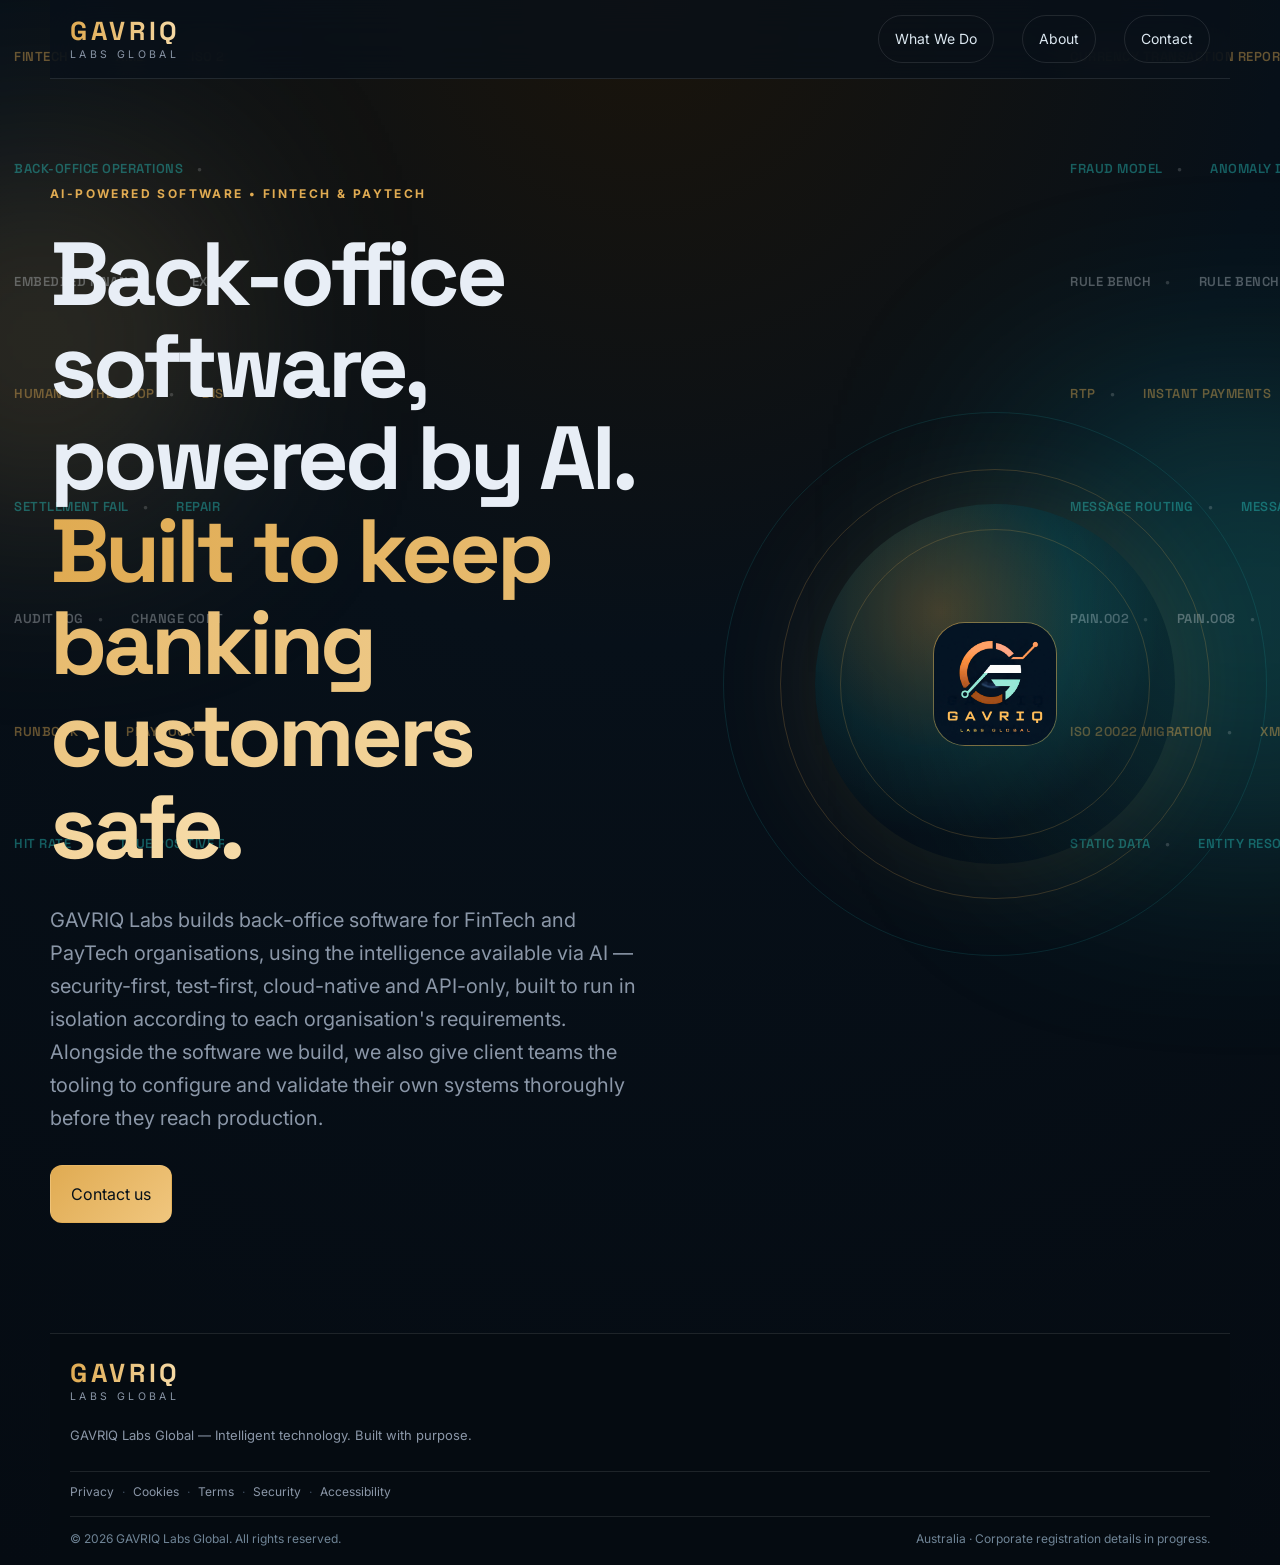
<file: index.html>
<!DOCTYPE html>
<html lang="en">
<head>
  <meta charset="UTF-8" />
  <meta name="viewport" content="width=device-width, initial-scale=1.0" />
  <meta name="description" content="GAVRIQ Labs builds back-office software for FinTech and PayTech, plus the tooling to help client teams build and configure production-ready systems." />
  <title>GAVRIQ Labs | Back-office software for FinTech &amp; PayTech</title>
  <link rel="canonical" href="https://gavriqlabsglobal.com/" />
  <meta property="og:type" content="website" />
  <meta property="og:site_name" content="GAVRIQ Labs Global" />
  <meta property="og:title" content="GAVRIQ Labs | Back-office software for FinTech &amp; PayTech" />
  <meta property="og:description" content="Back-office software for FinTech and PayTech organisations, built to keep the banking customer safe — plus the tooling to help your own team build and configure production-ready systems." />
  <meta property="og:url" content="https://gavriqlabsglobal.com/" />
  <meta property="og:image" content="https://gavriqlabsglobal.com/assets/logo.svg" />
  <meta name="twitter:card" content="summary_large_image" />
  <link rel="preconnect" href="https://fonts.googleapis.com">
  <link rel="preconnect" href="https://fonts.gstatic.com" crossorigin>
  <link href="https://fonts.googleapis.com/css2?family=Inter:wght@400;500;600;700;800&family=Space+Grotesk:wght@500;600;700&display=swap" rel="stylesheet">
  <link rel="icon" type="image/svg+xml" href="/assets/logo.svg" />
  <link rel="stylesheet" href="/styles.css" />
</head>
<body>
  <div class="ambient ambient-one"></div>
  <div class="ambient ambient-two"></div>

      <div class="word-rail word-rail-left" aria-hidden="true">
        <div class="rail-line rail-left"><div class="rail-line-track"><span>FinTech</span><span>AML</span><span>ISO 20022</span><span>Fraud Detection</span><span>Payment Schemes</span><span>Compliance</span><span>Sanctions Screening</span><span>Reconciliation</span><span>Real-Time Payments</span><span>KYC</span><span>Regulatory Reporting</span><span>Open Banking</span><span>Settlement</span><span>PayTech</span><span>Transaction Monitoring</span><span>SEPA</span><span>FinTech</span><span>AML</span><span>ISO 20022</span><span>Fraud Detection</span><span>Payment Schemes</span><span>Compliance</span><span>Sanctions Screening</span><span>Reconciliation</span><span>Real-Time Payments</span><span>KYC</span><span>Regulatory Reporting</span><span>Open Banking</span><span>Settlement</span><span>PayTech</span><span>Transaction Monitoring</span><span>SEPA</span></div></div>
        <div class="rail-line rail-right"><div class="rail-line-track"><span>Back-Office Operations</span><span>RTGS</span><span>Fraud Reduction</span><span>Messaging Standards</span><span>Clearing</span><span>PSD2</span><span>Financial Crime</span><span>Faster Payments</span><span>Card Processing</span><span>Watchlist Screening</span><span>RegTech</span><span>ISO 8583</span><span>KYB</span><span>Straight-Through Processing</span><span>Digital Wallets</span><span>Case Management</span><span>Back-Office Operations</span><span>RTGS</span><span>Fraud Reduction</span><span>Messaging Standards</span><span>Clearing</span><span>PSD2</span><span>Financial Crime</span><span>Faster Payments</span><span>Card Processing</span><span>Watchlist Screening</span><span>RegTech</span><span>ISO 8583</span><span>KYB</span><span>Straight-Through Processing</span><span>Digital Wallets</span><span>Case Management</span></div></div>
        <div class="rail-line rail-left"><div class="rail-line-track"><span>Embedded Finance</span><span>Exception Handling</span><span>AFC</span><span>Chargebacks</span><span>Audit Trail</span><span>PEP Screening</span><span>CDD</span><span>EDD</span><span>Security-First</span><span>Test-First</span><span>Cloud-Native</span><span>API-Only</span><span>Configuration Management</span><span>Operational Risk</span><span>Model Risk Management</span><span>Intelligent Automation</span><span>Embedded Finance</span><span>Exception Handling</span><span>AFC</span><span>Chargebacks</span><span>Audit Trail</span><span>PEP Screening</span><span>CDD</span><span>EDD</span><span>Security-First</span><span>Test-First</span><span>Cloud-Native</span><span>API-Only</span><span>Configuration Management</span><span>Operational Risk</span><span>Model Risk Management</span><span>Intelligent Automation</span></div></div>
        <div class="rail-line rail-right"><div class="rail-line-track"><span>Human-in-the-Loop</span><span>Dispute Management</span><span>Back office</span><span>middle office</span><span>front office</span><span>STP</span><span>exception queue</span><span>break resolution</span><span>nostro reconciliation</span><span>vostro account</span><span>cut-off time</span><span>batch processing</span><span>end of day</span><span>EOD</span><span>intraday processing</span><span>trade break</span><span>Human-in-the-Loop</span><span>Dispute Management</span><span>Back office</span><span>middle office</span><span>front office</span><span>STP</span><span>exception queue</span><span>break resolution</span><span>nostro reconciliation</span><span>vostro account</span><span>cut-off time</span><span>batch processing</span><span>end of day</span><span>EOD</span><span>intraday processing</span><span>trade break</span></div></div>
        <div class="rail-line rail-left"><div class="rail-line-track"><span>settlement fail</span><span>repair queue</span><span>manual repair</span><span>queue management</span><span>ticket triage</span><span>incident management</span><span>root cause analysis</span><span>SLA breach</span><span>turnaround time</span><span>TAT</span><span>escalation matrix</span><span>workflow routing</span><span>dual control</span><span>four-eyes principle</span><span>maker-checker</span><span>segregation of duties</span><span>settlement fail</span><span>repair queue</span><span>manual repair</span><span>queue management</span><span>ticket triage</span><span>incident management</span><span>root cause analysis</span><span>SLA breach</span><span>turnaround time</span><span>TAT</span><span>escalation matrix</span><span>workflow routing</span><span>dual control</span><span>four-eyes principle</span><span>maker-checker</span><span>segregation of duties</span></div></div>
        <div class="rail-line rail-right"><div class="rail-line-track"><span>audit log</span><span>change control</span><span>release management</span><span>UAT</span><span>user acceptance testing</span><span>regression testing</span><span>smoke testing</span><span>test data management</span><span>test harness</span><span>defect triage</span><span>ticket backlog</span><span>production support</span><span>L1 support</span><span>L2 support</span><span>L3 support</span><span>on-call rotation</span><span>audit log</span><span>change control</span><span>release management</span><span>UAT</span><span>user acceptance testing</span><span>regression testing</span><span>smoke testing</span><span>test data management</span><span>test harness</span><span>defect triage</span><span>ticket backlog</span><span>production support</span><span>L1 support</span><span>L2 support</span><span>L3 support</span><span>on-call rotation</span></div></div>
        <div class="rail-line rail-left"><div class="rail-line-track"><span>runbook</span><span>playbook</span><span>incident bridge</span><span>war room</span><span>post-mortem</span><span>RCA report</span><span>OFAC</span><span>SDN list</span><span>adverse media screening</span><span>name matching</span><span>fuzzy matching</span><span>false positive</span><span>false negative</span><span>alert disposition</span><span>alert triage</span><span>alert fatigue</span><span>runbook</span><span>playbook</span><span>incident bridge</span><span>war room</span><span>post-mortem</span><span>RCA report</span><span>OFAC</span><span>SDN list</span><span>adverse media screening</span><span>name matching</span><span>fuzzy matching</span><span>false positive</span><span>false negative</span><span>alert disposition</span><span>alert triage</span><span>alert fatigue</span></div></div>
        <div class="rail-line rail-right"><div class="rail-line-track"><span>hit rate</span><span>true positive rate</span><span>tuning</span><span>threshold tuning</span><span>list management</span><span>denied party list</span><span>EU sanctions list</span><span>UN consolidated list</span><span>embargo checking</span><span>sanctions evasion</span><span>typology</span><span>red flag indicator</span><span>suspicious activity report</span><span>SAR filing</span><span>CTR</span><span>hit rate</span><span>true positive rate</span><span>tuning</span><span>threshold tuning</span><span>list management</span><span>denied party list</span><span>EU sanctions list</span><span>UN consolidated list</span><span>embargo checking</span><span>sanctions evasion</span><span>typology</span><span>red flag indicator</span><span>suspicious activity report</span><span>SAR filing</span><span>CTR</span></div></div>
      </div>
      <div class="word-rail word-rail-right" aria-hidden="true">
        <div class="rail-line rail-left"><div class="rail-line-track"><span>currency transaction report</span><span>customer risk rating</span><span>beneficial ownership</span><span>ultimate beneficial owner</span><span>UBO</span><span>scenario tuning</span><span>look-back review</span><span>remediation</span><span>backlog clearance</span><span>case disposition</span><span>quality assurance review</span><span>QA sampling</span><span>model validation</span><span>model governance</span><span>Fraud screening</span><span>fraud scoring</span><span>currency transaction report</span><span>customer risk rating</span><span>beneficial ownership</span><span>ultimate beneficial owner</span><span>UBO</span><span>scenario tuning</span><span>look-back review</span><span>remediation</span><span>backlog clearance</span><span>case disposition</span><span>quality assurance review</span><span>QA sampling</span><span>model validation</span><span>model governance</span><span>Fraud screening</span><span>fraud scoring</span></div></div>
        <div class="rail-line rail-right"><div class="rail-line-track"><span>fraud model</span><span>anomaly detection</span><span>behavioral analytics</span><span>device fingerprinting</span><span>velocity check</span><span>mule account detection</span><span>account takeover</span><span>ATO</span><span>first-party fraud</span><span>third-party fraud</span><span>synthetic identity fraud</span><span>chargeback</span><span>fraud case queue</span><span>fraud analyst</span><span>real-time decisioning</span><span>rules engine</span><span>fraud model</span><span>anomaly detection</span><span>behavioral analytics</span><span>device fingerprinting</span><span>velocity check</span><span>mule account detection</span><span>account takeover</span><span>ATO</span><span>first-party fraud</span><span>third-party fraud</span><span>synthetic identity fraud</span><span>chargeback</span><span>fraud case queue</span><span>fraud analyst</span><span>real-time decisioning</span><span>rules engine</span></div></div>
        <div class="rail-line rail-left"><div class="rail-line-track"><span>rule bench</span><span>rule bench design</span><span>rule authoring</span><span>rule versioning</span><span>rule simulation</span><span>rule backtesting</span><span>decision tree</span><span>scorecard</span><span>risk scoring</span><span>fraud loss rate</span><span>chargeback ratio</span><span>Payment rail</span><span>payment scheme</span><span>real-time gross settlement</span><span>near real time processing</span><span>NRT</span><span>rule bench</span><span>rule bench design</span><span>rule authoring</span><span>rule versioning</span><span>rule simulation</span><span>rule backtesting</span><span>decision tree</span><span>scorecard</span><span>risk scoring</span><span>fraud loss rate</span><span>chargeback ratio</span><span>Payment rail</span><span>payment scheme</span><span>real-time gross settlement</span><span>near real time processing</span><span>NRT</span></div></div>
        <div class="rail-line rail-right"><div class="rail-line-track"><span>RTP</span><span>instant payments</span><span>ACH</span><span>SEPA Instant</span><span>Fedwire</span><span>CHIPS</span><span>SWIFT</span><span>SWIFT gpi</span><span>correspondent banking</span><span>nostro</span><span>vostro</span><span>clearing house</span><span>net settlement</span><span>gross settlement</span><span>liquidity management</span><span>intraday liquidity</span><span>RTP</span><span>instant payments</span><span>ACH</span><span>SEPA Instant</span><span>Fedwire</span><span>CHIPS</span><span>SWIFT</span><span>SWIFT gpi</span><span>correspondent banking</span><span>nostro</span><span>vostro</span><span>clearing house</span><span>net settlement</span><span>gross settlement</span><span>liquidity management</span><span>intraday liquidity</span></div></div>
        <div class="rail-line rail-left"><div class="rail-line-track"><span>message routing</span><span>message translation</span><span>message transformation</span><span>message validation</span><span>schema validation</span><span>field mapping</span><span>message repair</span><span>NAK</span><span>ACK</span><span>positive acknowledgment</span><span>negative acknowledgment</span><span>pacs.008</span><span>pacs.002</span><span>pacs.004</span><span>pacs.009</span><span>pain.001</span><span>message routing</span><span>message translation</span><span>message transformation</span><span>message validation</span><span>schema validation</span><span>field mapping</span><span>message repair</span><span>NAK</span><span>ACK</span><span>positive acknowledgment</span><span>negative acknowledgment</span><span>pacs.008</span><span>pacs.002</span><span>pacs.004</span><span>pacs.009</span><span>pain.001</span></div></div>
        <div class="rail-line rail-right"><div class="rail-line-track"><span>pain.002</span><span>pain.008</span><span>camt.053</span><span>camt.052</span><span>camt.054</span><span>camt.056</span><span>camt.029</span><span>camt.086</span><span>acmt</span><span>remt.001</span><span>head.001</span><span>MT103</span><span>MT202</span><span>MT202COV</span><span>MT940</span><span>MT950</span><span>pain.002</span><span>pain.008</span><span>camt.053</span><span>camt.052</span><span>camt.054</span><span>camt.056</span><span>camt.029</span><span>camt.086</span><span>acmt</span><span>remt.001</span><span>head.001</span><span>MT103</span><span>MT202</span><span>MT202COV</span><span>MT940</span><span>MT950</span></div></div>
        <div class="rail-line rail-left"><div class="rail-line-track"><span>ISO 20022 migration</span><span>XML schema</span><span>XSD</span><span>message definition report</span><span>MDR</span><span>business area</span><span>compliance monitoring</span><span>anti-money laundering</span><span>CFT</span><span>counter-terrorist financing</span><span>risk and compliance</span><span>control framework</span><span>data lineage</span><span>data quality</span><span>golden source</span><span>reference data</span><span>ISO 20022 migration</span><span>XML schema</span><span>XSD</span><span>message definition report</span><span>MDR</span><span>business area</span><span>compliance monitoring</span><span>anti-money laundering</span><span>CFT</span><span>counter-terrorist financing</span><span>risk and compliance</span><span>control framework</span><span>data lineage</span><span>data quality</span><span>golden source</span><span>reference data</span></div></div>
        <div class="rail-line rail-right"><div class="rail-line-track"><span>static data</span><span>entity resolution</span><span>data reconciliation</span><span>exception dashboard</span><span>control tower</span><span>ops dashboard</span><span>real-time monitoring</span><span>alert dashboard</span><span>throughput metrics</span><span>volume spike</span><span>capacity planning</span><span>disaster recovery</span><span>business continuity</span><span>failover</span><span>resiliency testing</span><span>static data</span><span>entity resolution</span><span>data reconciliation</span><span>exception dashboard</span><span>control tower</span><span>ops dashboard</span><span>real-time monitoring</span><span>alert dashboard</span><span>throughput metrics</span><span>volume spike</span><span>capacity planning</span><span>disaster recovery</span><span>business continuity</span><span>failover</span><span>resiliency testing</span></div></div>
      </div>

  <header class="site-header">
  <div class="container nav-wrap">
  <a class="brand" href="/" aria-label="GAVRIQ Labs Global home">
  <span class="brand-copy"><strong>GAVRIQ</strong><small>LABS GLOBAL</small></span>
  </a>
  <button class="menu-toggle" aria-label="Toggle menu" aria-expanded="false">☰</button>
  <nav class="nav-links" aria-label="Primary navigation">
  <a href="/what-we-do">What We Do</a>
  <a href="/about">About</a>
  <a class="nav-cta" href="/contact">Contact</a>
  </nav>
  </div>
  </header>

  <main>
    <section id="home" class="hero section">
      <div class="container hero-grid">
        <div class="hero-copy reveal">
          <div class="eyebrow">AI-POWERED SOFTWARE • FINTECH &amp; PAYTECH</div>
          <h1>Back-office software, powered by AI.<br><span>Built to keep banking customers safe.</span></h1>
          <p class="hero-lead">GAVRIQ Labs builds back-office software for FinTech and PayTech organisations, using the intelligence available via AI — security-first, test-first, cloud-native and API-only, built to run in isolation according to each organisation's requirements. Alongside the software we build, we also give client teams the tooling to configure and validate their own systems thoroughly before they reach production.</p>
          <div class="hero-actions">
            <a class="btn btn-primary" href="/contact">Contact us</a>
          </div>
        </div>
        <div class="hero-visual reveal delay-1" aria-hidden="true">
          <div class="orb orb-main">
            <div class="orb-core"><img src="/assets/logo.svg" alt="" /></div>
            <div class="ring ring-a"></div>
            <div class="ring ring-b"></div>
            <div class="ring ring-c"></div>
          </div>
        </div>
      </div>
    </section>

  </main>

  <footer class="site-footer">
    <div class="container footer-grid">
      <div><div class="brand footer-brand"><span class="brand-copy"><strong>GAVRIQ</strong><small>LABS GLOBAL</small></span></div><p>GAVRIQ Labs Global — Intelligent technology. Built with purpose.</p></div>
    </div>
    <div class="container footer-legal-row">
      <nav aria-label="Legal">
        <a href="/privacy">Privacy</a><span aria-hidden="true">·</span>
        <a href="/cookies">Cookies</a><span aria-hidden="true">·</span>
        <a href="/terms">Terms</a><span aria-hidden="true">·</span>
        <a href="/security">Security</a><span aria-hidden="true">·</span>
        <a href="/accessibility">Accessibility</a>
      </nav>
    </div>
    <div class="container footer-bottom">
      <span>© <span id="year">2026</span> GAVRIQ Labs Global. All rights reserved.</span>
      <span>Australia · Corporate registration details in progress.</span>
    </div>
  </footer>

  <script src="/script.js"></script>
</body>
</html>
</file>
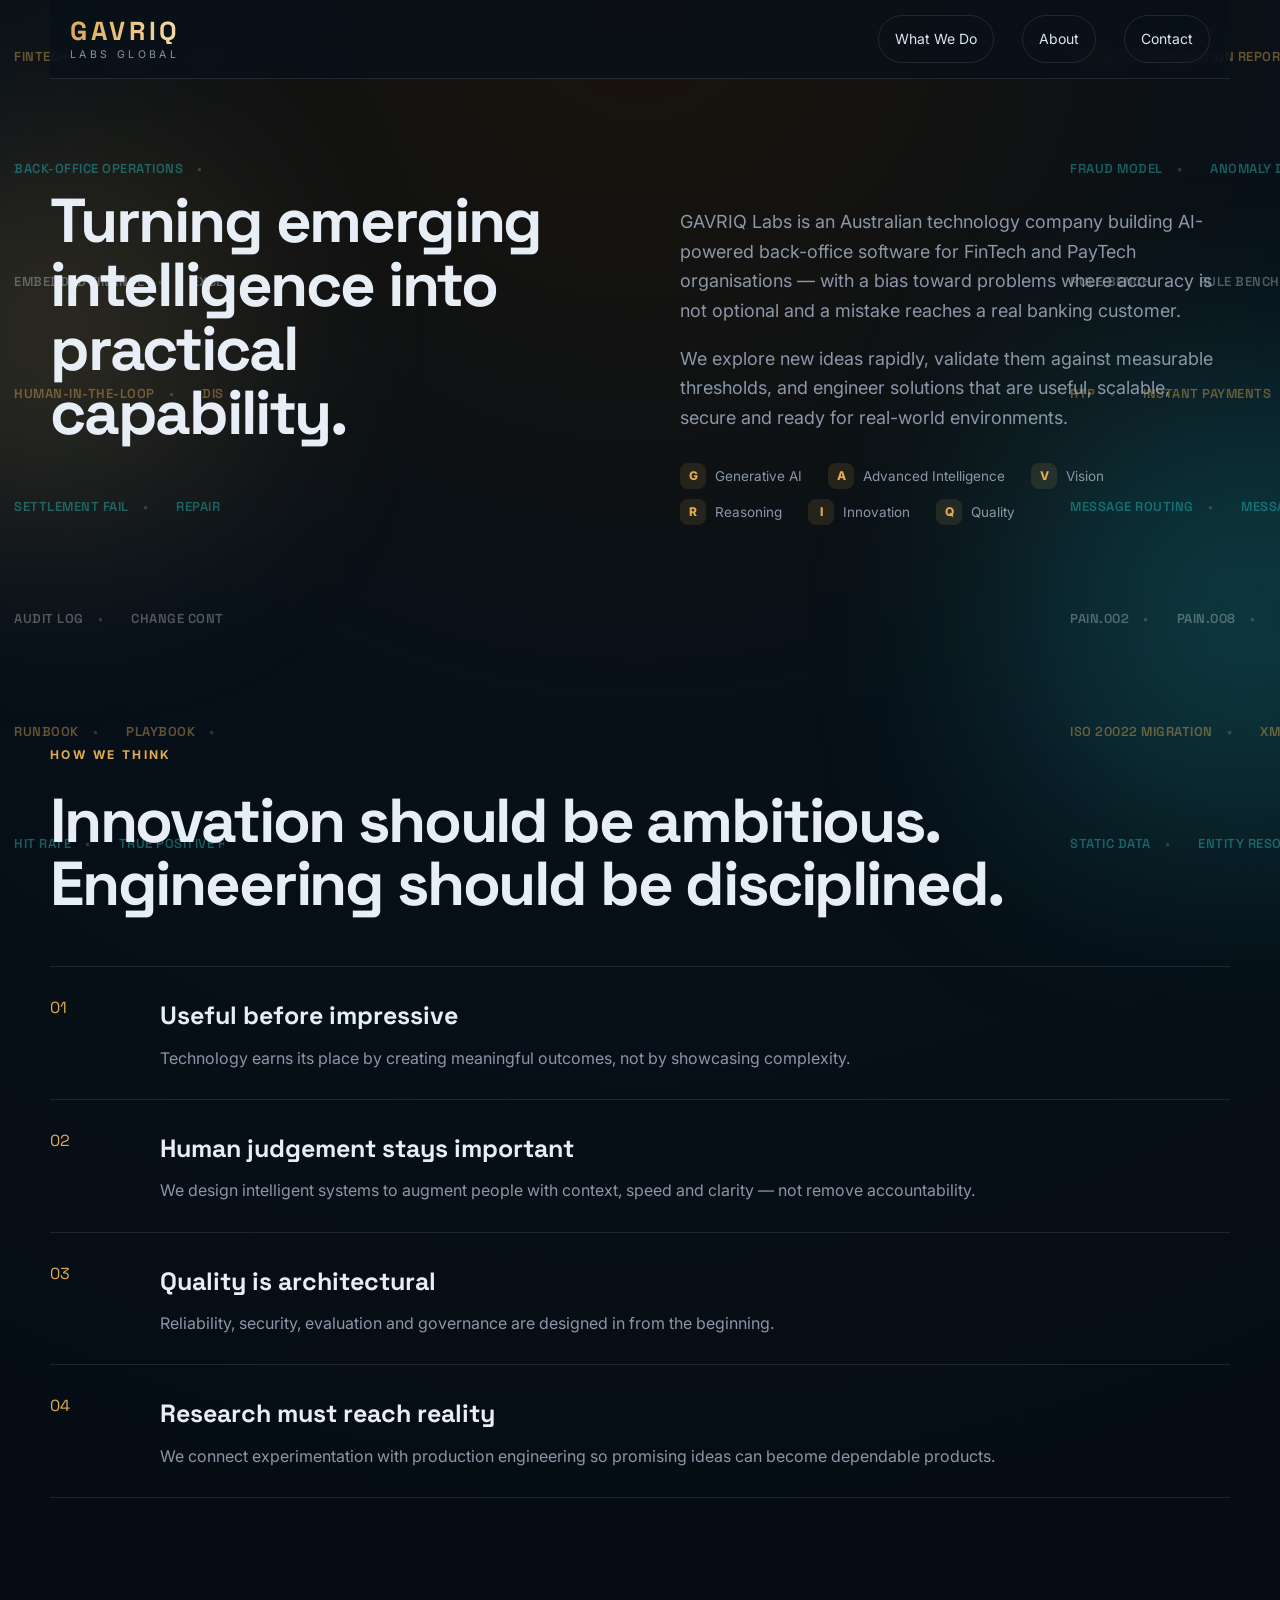
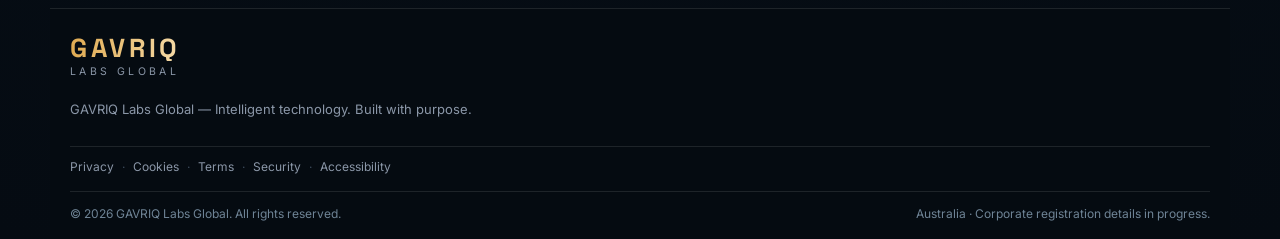
<file: about.html>
<!DOCTYPE html>
<html lang="en">
<head>
  <meta charset="UTF-8" />
  <meta name="viewport" content="width=device-width, initial-scale=1.0" />
  <meta name="description" content="GAVRIQ Labs is an Australian technology company building AI-powered back-office software for FinTech and PayTech organisations." />
  <title>About | GAVRIQ Labs Global</title>
  <link rel="canonical" href="https://gavriqlabsglobal.com/about" />
  <meta property="og:type" content="website" />
  <meta property="og:site_name" content="GAVRIQ Labs Global" />
  <meta property="og:title" content="About | GAVRIQ Labs Global" />
  <meta property="og:description" content="GAVRIQ Labs is an Australian technology company building AI-powered back-office software for FinTech and PayTech organisations." />
  <meta property="og:url" content="https://gavriqlabsglobal.com/about" />
  <meta property="og:image" content="https://gavriqlabsglobal.com/assets/logo.svg" />
  <meta name="twitter:card" content="summary_large_image" />
  <link rel="preconnect" href="https://fonts.googleapis.com">
  <link rel="preconnect" href="https://fonts.gstatic.com" crossorigin>
  <link href="https://fonts.googleapis.com/css2?family=Inter:wght@400;500;600;700;800&family=Space+Grotesk:wght@500;600;700&display=swap" rel="stylesheet">
  <link rel="icon" type="image/svg+xml" href="/assets/logo.svg" />
  <link rel="stylesheet" href="/styles.css" />
</head>
<body>
  <div class="ambient ambient-one"></div>
  <div class="ambient ambient-two"></div>

<div class="word-rail word-rail-left" aria-hidden="true">
        <div class="rail-line rail-left"><div class="rail-line-track"><span>FinTech</span><span>AML</span><span>ISO 20022</span><span>Fraud Detection</span><span>Payment Schemes</span><span>Compliance</span><span>Sanctions Screening</span><span>Reconciliation</span><span>Real-Time Payments</span><span>KYC</span><span>Regulatory Reporting</span><span>Open Banking</span><span>Settlement</span><span>PayTech</span><span>Transaction Monitoring</span><span>SEPA</span><span>FinTech</span><span>AML</span><span>ISO 20022</span><span>Fraud Detection</span><span>Payment Schemes</span><span>Compliance</span><span>Sanctions Screening</span><span>Reconciliation</span><span>Real-Time Payments</span><span>KYC</span><span>Regulatory Reporting</span><span>Open Banking</span><span>Settlement</span><span>PayTech</span><span>Transaction Monitoring</span><span>SEPA</span></div></div>
        <div class="rail-line rail-right"><div class="rail-line-track"><span>Back-Office Operations</span><span>RTGS</span><span>Fraud Reduction</span><span>Messaging Standards</span><span>Clearing</span><span>PSD2</span><span>Financial Crime</span><span>Faster Payments</span><span>Card Processing</span><span>Watchlist Screening</span><span>RegTech</span><span>ISO 8583</span><span>KYB</span><span>Straight-Through Processing</span><span>Digital Wallets</span><span>Case Management</span><span>Back-Office Operations</span><span>RTGS</span><span>Fraud Reduction</span><span>Messaging Standards</span><span>Clearing</span><span>PSD2</span><span>Financial Crime</span><span>Faster Payments</span><span>Card Processing</span><span>Watchlist Screening</span><span>RegTech</span><span>ISO 8583</span><span>KYB</span><span>Straight-Through Processing</span><span>Digital Wallets</span><span>Case Management</span></div></div>
        <div class="rail-line rail-left"><div class="rail-line-track"><span>Embedded Finance</span><span>Exception Handling</span><span>AFC</span><span>Chargebacks</span><span>Audit Trail</span><span>PEP Screening</span><span>CDD</span><span>EDD</span><span>Security-First</span><span>Test-First</span><span>Cloud-Native</span><span>API-Only</span><span>Configuration Management</span><span>Operational Risk</span><span>Model Risk Management</span><span>Intelligent Automation</span><span>Embedded Finance</span><span>Exception Handling</span><span>AFC</span><span>Chargebacks</span><span>Audit Trail</span><span>PEP Screening</span><span>CDD</span><span>EDD</span><span>Security-First</span><span>Test-First</span><span>Cloud-Native</span><span>API-Only</span><span>Configuration Management</span><span>Operational Risk</span><span>Model Risk Management</span><span>Intelligent Automation</span></div></div>
        <div class="rail-line rail-right"><div class="rail-line-track"><span>Human-in-the-Loop</span><span>Dispute Management</span><span>Back office</span><span>middle office</span><span>front office</span><span>STP</span><span>exception queue</span><span>break resolution</span><span>nostro reconciliation</span><span>vostro account</span><span>cut-off time</span><span>batch processing</span><span>end of day</span><span>EOD</span><span>intraday processing</span><span>trade break</span><span>Human-in-the-Loop</span><span>Dispute Management</span><span>Back office</span><span>middle office</span><span>front office</span><span>STP</span><span>exception queue</span><span>break resolution</span><span>nostro reconciliation</span><span>vostro account</span><span>cut-off time</span><span>batch processing</span><span>end of day</span><span>EOD</span><span>intraday processing</span><span>trade break</span></div></div>
        <div class="rail-line rail-left"><div class="rail-line-track"><span>settlement fail</span><span>repair queue</span><span>manual repair</span><span>queue management</span><span>ticket triage</span><span>incident management</span><span>root cause analysis</span><span>SLA breach</span><span>turnaround time</span><span>TAT</span><span>escalation matrix</span><span>workflow routing</span><span>dual control</span><span>four-eyes principle</span><span>maker-checker</span><span>segregation of duties</span><span>settlement fail</span><span>repair queue</span><span>manual repair</span><span>queue management</span><span>ticket triage</span><span>incident management</span><span>root cause analysis</span><span>SLA breach</span><span>turnaround time</span><span>TAT</span><span>escalation matrix</span><span>workflow routing</span><span>dual control</span><span>four-eyes principle</span><span>maker-checker</span><span>segregation of duties</span></div></div>
        <div class="rail-line rail-right"><div class="rail-line-track"><span>audit log</span><span>change control</span><span>release management</span><span>UAT</span><span>user acceptance testing</span><span>regression testing</span><span>smoke testing</span><span>test data management</span><span>test harness</span><span>defect triage</span><span>ticket backlog</span><span>production support</span><span>L1 support</span><span>L2 support</span><span>L3 support</span><span>on-call rotation</span><span>audit log</span><span>change control</span><span>release management</span><span>UAT</span><span>user acceptance testing</span><span>regression testing</span><span>smoke testing</span><span>test data management</span><span>test harness</span><span>defect triage</span><span>ticket backlog</span><span>production support</span><span>L1 support</span><span>L2 support</span><span>L3 support</span><span>on-call rotation</span></div></div>
        <div class="rail-line rail-left"><div class="rail-line-track"><span>runbook</span><span>playbook</span><span>incident bridge</span><span>war room</span><span>post-mortem</span><span>RCA report</span><span>OFAC</span><span>SDN list</span><span>adverse media screening</span><span>name matching</span><span>fuzzy matching</span><span>false positive</span><span>false negative</span><span>alert disposition</span><span>alert triage</span><span>alert fatigue</span><span>runbook</span><span>playbook</span><span>incident bridge</span><span>war room</span><span>post-mortem</span><span>RCA report</span><span>OFAC</span><span>SDN list</span><span>adverse media screening</span><span>name matching</span><span>fuzzy matching</span><span>false positive</span><span>false negative</span><span>alert disposition</span><span>alert triage</span><span>alert fatigue</span></div></div>
        <div class="rail-line rail-right"><div class="rail-line-track"><span>hit rate</span><span>true positive rate</span><span>tuning</span><span>threshold tuning</span><span>list management</span><span>denied party list</span><span>EU sanctions list</span><span>UN consolidated list</span><span>embargo checking</span><span>sanctions evasion</span><span>typology</span><span>red flag indicator</span><span>suspicious activity report</span><span>SAR filing</span><span>CTR</span><span>hit rate</span><span>true positive rate</span><span>tuning</span><span>threshold tuning</span><span>list management</span><span>denied party list</span><span>EU sanctions list</span><span>UN consolidated list</span><span>embargo checking</span><span>sanctions evasion</span><span>typology</span><span>red flag indicator</span><span>suspicious activity report</span><span>SAR filing</span><span>CTR</span></div></div>
      </div>
      <div class="word-rail word-rail-right" aria-hidden="true">
        <div class="rail-line rail-left"><div class="rail-line-track"><span>currency transaction report</span><span>customer risk rating</span><span>beneficial ownership</span><span>ultimate beneficial owner</span><span>UBO</span><span>scenario tuning</span><span>look-back review</span><span>remediation</span><span>backlog clearance</span><span>case disposition</span><span>quality assurance review</span><span>QA sampling</span><span>model validation</span><span>model governance</span><span>Fraud screening</span><span>fraud scoring</span><span>currency transaction report</span><span>customer risk rating</span><span>beneficial ownership</span><span>ultimate beneficial owner</span><span>UBO</span><span>scenario tuning</span><span>look-back review</span><span>remediation</span><span>backlog clearance</span><span>case disposition</span><span>quality assurance review</span><span>QA sampling</span><span>model validation</span><span>model governance</span><span>Fraud screening</span><span>fraud scoring</span></div></div>
        <div class="rail-line rail-right"><div class="rail-line-track"><span>fraud model</span><span>anomaly detection</span><span>behavioral analytics</span><span>device fingerprinting</span><span>velocity check</span><span>mule account detection</span><span>account takeover</span><span>ATO</span><span>first-party fraud</span><span>third-party fraud</span><span>synthetic identity fraud</span><span>chargeback</span><span>fraud case queue</span><span>fraud analyst</span><span>real-time decisioning</span><span>rules engine</span><span>fraud model</span><span>anomaly detection</span><span>behavioral analytics</span><span>device fingerprinting</span><span>velocity check</span><span>mule account detection</span><span>account takeover</span><span>ATO</span><span>first-party fraud</span><span>third-party fraud</span><span>synthetic identity fraud</span><span>chargeback</span><span>fraud case queue</span><span>fraud analyst</span><span>real-time decisioning</span><span>rules engine</span></div></div>
        <div class="rail-line rail-left"><div class="rail-line-track"><span>rule bench</span><span>rule bench design</span><span>rule authoring</span><span>rule versioning</span><span>rule simulation</span><span>rule backtesting</span><span>decision tree</span><span>scorecard</span><span>risk scoring</span><span>fraud loss rate</span><span>chargeback ratio</span><span>Payment rail</span><span>payment scheme</span><span>real-time gross settlement</span><span>near real time processing</span><span>NRT</span><span>rule bench</span><span>rule bench design</span><span>rule authoring</span><span>rule versioning</span><span>rule simulation</span><span>rule backtesting</span><span>decision tree</span><span>scorecard</span><span>risk scoring</span><span>fraud loss rate</span><span>chargeback ratio</span><span>Payment rail</span><span>payment scheme</span><span>real-time gross settlement</span><span>near real time processing</span><span>NRT</span></div></div>
        <div class="rail-line rail-right"><div class="rail-line-track"><span>RTP</span><span>instant payments</span><span>ACH</span><span>SEPA Instant</span><span>Fedwire</span><span>CHIPS</span><span>SWIFT</span><span>SWIFT gpi</span><span>correspondent banking</span><span>nostro</span><span>vostro</span><span>clearing house</span><span>net settlement</span><span>gross settlement</span><span>liquidity management</span><span>intraday liquidity</span><span>RTP</span><span>instant payments</span><span>ACH</span><span>SEPA Instant</span><span>Fedwire</span><span>CHIPS</span><span>SWIFT</span><span>SWIFT gpi</span><span>correspondent banking</span><span>nostro</span><span>vostro</span><span>clearing house</span><span>net settlement</span><span>gross settlement</span><span>liquidity management</span><span>intraday liquidity</span></div></div>
        <div class="rail-line rail-left"><div class="rail-line-track"><span>message routing</span><span>message translation</span><span>message transformation</span><span>message validation</span><span>schema validation</span><span>field mapping</span><span>message repair</span><span>NAK</span><span>ACK</span><span>positive acknowledgment</span><span>negative acknowledgment</span><span>pacs.008</span><span>pacs.002</span><span>pacs.004</span><span>pacs.009</span><span>pain.001</span><span>message routing</span><span>message translation</span><span>message transformation</span><span>message validation</span><span>schema validation</span><span>field mapping</span><span>message repair</span><span>NAK</span><span>ACK</span><span>positive acknowledgment</span><span>negative acknowledgment</span><span>pacs.008</span><span>pacs.002</span><span>pacs.004</span><span>pacs.009</span><span>pain.001</span></div></div>
        <div class="rail-line rail-right"><div class="rail-line-track"><span>pain.002</span><span>pain.008</span><span>camt.053</span><span>camt.052</span><span>camt.054</span><span>camt.056</span><span>camt.029</span><span>camt.086</span><span>acmt</span><span>remt.001</span><span>head.001</span><span>MT103</span><span>MT202</span><span>MT202COV</span><span>MT940</span><span>MT950</span><span>pain.002</span><span>pain.008</span><span>camt.053</span><span>camt.052</span><span>camt.054</span><span>camt.056</span><span>camt.029</span><span>camt.086</span><span>acmt</span><span>remt.001</span><span>head.001</span><span>MT103</span><span>MT202</span><span>MT202COV</span><span>MT940</span><span>MT950</span></div></div>
        <div class="rail-line rail-left"><div class="rail-line-track"><span>ISO 20022 migration</span><span>XML schema</span><span>XSD</span><span>message definition report</span><span>MDR</span><span>business area</span><span>compliance monitoring</span><span>anti-money laundering</span><span>CFT</span><span>counter-terrorist financing</span><span>risk and compliance</span><span>control framework</span><span>data lineage</span><span>data quality</span><span>golden source</span><span>reference data</span><span>ISO 20022 migration</span><span>XML schema</span><span>XSD</span><span>message definition report</span><span>MDR</span><span>business area</span><span>compliance monitoring</span><span>anti-money laundering</span><span>CFT</span><span>counter-terrorist financing</span><span>risk and compliance</span><span>control framework</span><span>data lineage</span><span>data quality</span><span>golden source</span><span>reference data</span></div></div>
        <div class="rail-line rail-right"><div class="rail-line-track"><span>static data</span><span>entity resolution</span><span>data reconciliation</span><span>exception dashboard</span><span>control tower</span><span>ops dashboard</span><span>real-time monitoring</span><span>alert dashboard</span><span>throughput metrics</span><span>volume spike</span><span>capacity planning</span><span>disaster recovery</span><span>business continuity</span><span>failover</span><span>resiliency testing</span><span>static data</span><span>entity resolution</span><span>data reconciliation</span><span>exception dashboard</span><span>control tower</span><span>ops dashboard</span><span>real-time monitoring</span><span>alert dashboard</span><span>throughput metrics</span><span>volume spike</span><span>capacity planning</span><span>disaster recovery</span><span>business continuity</span><span>failover</span><span>resiliency testing</span></div></div>
      </div>

  <header class="site-header">
    <div class="container nav-wrap">
      <a class="brand" href="/" aria-label="GAVRIQ Labs Global home">
        <span class="brand-copy"><strong>GAVRIQ</strong><small>LABS GLOBAL</small></span>
      </a>
      <button class="menu-toggle" aria-label="Toggle menu" aria-expanded="false">☰</button>
      <nav class="nav-links" aria-label="Primary navigation">
        <a href="/what-we-do">What We Do</a>
        <a href="/about">About</a>
        <a class="nav-cta" href="/contact">Contact</a>
      </nav>
    </div>
  </header>

  <main>
    <section id="about" class="section">
      <div class="container split-grid">
        <div class="section-heading reveal">
          <h1>Turning emerging intelligence into practical capability.</h1>
        </div>
        <div class="about-copy reveal delay-1">
          <p>GAVRIQ Labs is an Australian technology company building AI-powered back-office software for FinTech and PayTech organisations — with a bias toward problems where accuracy is not optional and a mistake reaches a real banking customer.</p>
          <p>We explore new ideas rapidly, validate them against measurable thresholds, and engineer solutions that are useful, scalable, secure and ready for real-world environments.</p>
          <div class="name-strip">
            <div><span>G</span>Generative AI</div>
            <div><span>A</span>Advanced Intelligence</div>
            <div><span>V</span>Vision</div>
            <div><span>R</span>Reasoning</div>
            <div><span>I</span>Innovation</div>
            <div><span>Q</span>Quality</div>
          </div>
        </div>
      </div>
    </section>

    <section id="principles" class="section">
      <div class="container">
        <div class="section-heading reveal">
          <div class="eyebrow">HOW WE THINK</div>
          <h2>Innovation should be ambitious.<br>Engineering should be disciplined.</h2>
        </div>
        <div class="principle-list">
          <div class="principle reveal"><span>01</span><div><h3>Useful before impressive</h3><p>Technology earns its place by creating meaningful outcomes, not by showcasing complexity.</p></div></div>
          <div class="principle reveal"><span>02</span><div><h3>Human judgement stays important</h3><p>We design intelligent systems to augment people with context, speed and clarity — not remove accountability.</p></div></div>
          <div class="principle reveal"><span>03</span><div><h3>Quality is architectural</h3><p>Reliability, security, evaluation and governance are designed in from the beginning.</p></div></div>
          <div class="principle reveal"><span>04</span><div><h3>Research must reach reality</h3><p>We connect experimentation with production engineering so promising ideas can become dependable products.</p></div></div>
        </div>
      </div>
    </section>
  </main>

  <footer class="site-footer">
    <div class="container footer-grid">
      <div><div class="brand footer-brand"><span class="brand-copy"><strong>GAVRIQ</strong><small>LABS GLOBAL</small></span></div><p>GAVRIQ Labs Global — Intelligent technology. Built with purpose.</p></div>
    </div>
    <div class="container footer-legal-row">
      <nav aria-label="Legal">
        <a href="/privacy">Privacy</a><span aria-hidden="true">·</span>
        <a href="/cookies">Cookies</a><span aria-hidden="true">·</span>
        <a href="/terms">Terms</a><span aria-hidden="true">·</span>
        <a href="/security">Security</a><span aria-hidden="true">·</span>
        <a href="/accessibility">Accessibility</a>
      </nav>
    </div>
    <div class="container footer-bottom">
      <span>© <span id="year">2026</span> GAVRIQ Labs Global. All rights reserved.</span>
      <span>Australia · Corporate registration details in progress.</span>
    </div>
  </footer>

  <script src="/script.js"></script>
</body>
</html>
</file>
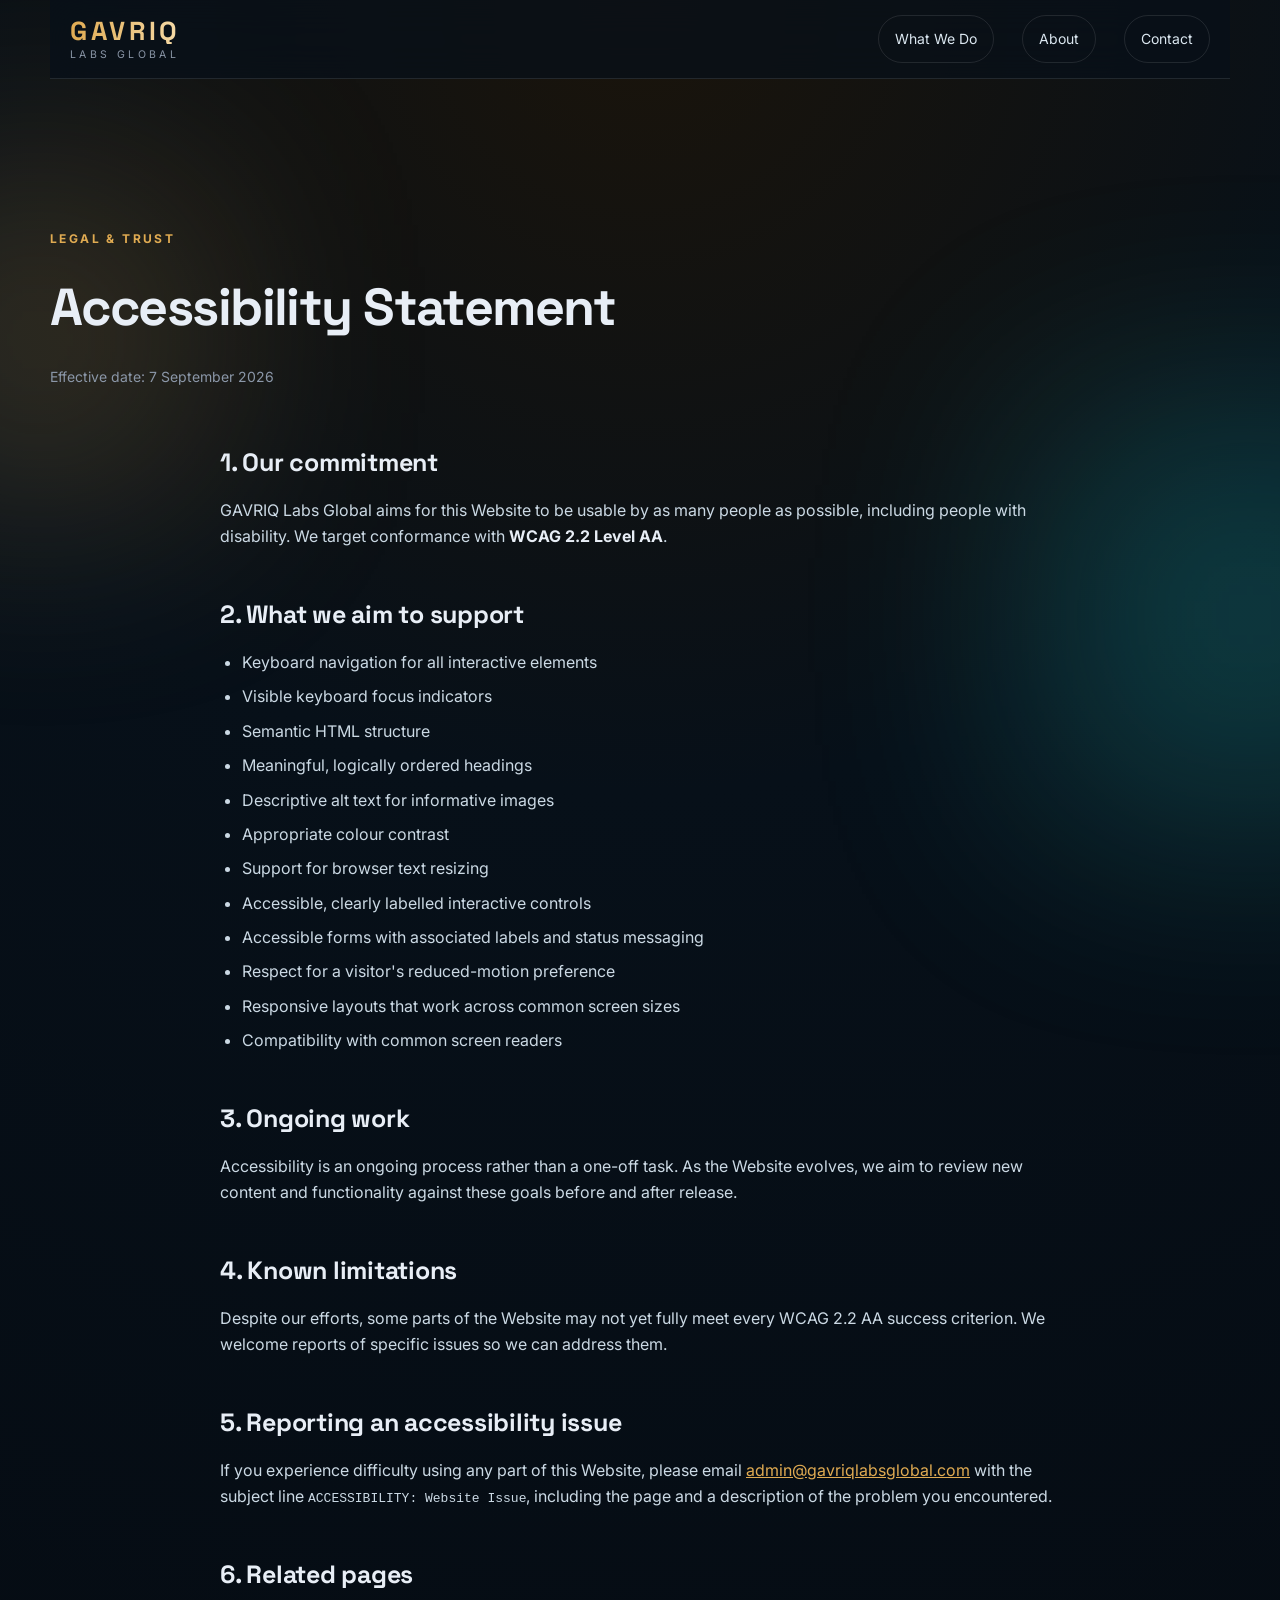
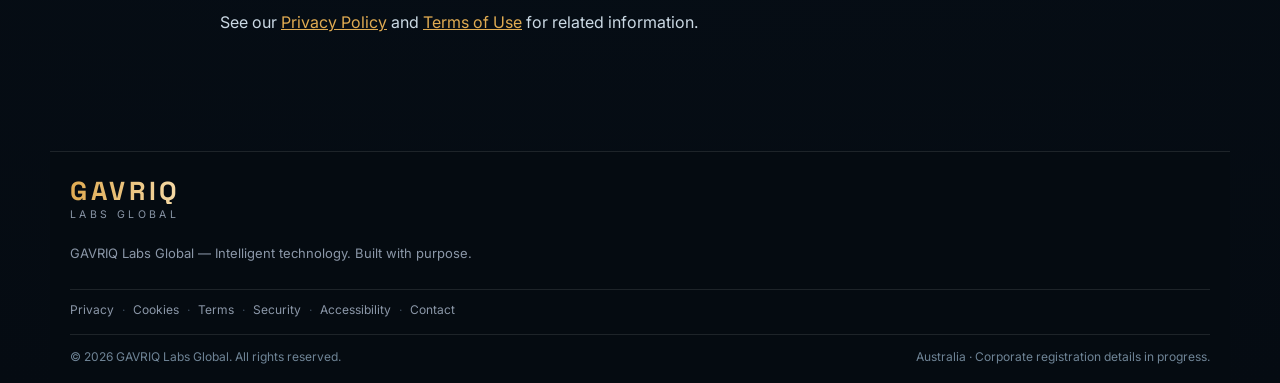
<file: accessibility.html>
<!DOCTYPE html>
<html lang="en">
<head>
  <meta charset="UTF-8" />
  <meta name="viewport" content="width=device-width, initial-scale=1.0" />
  <meta name="description" content="GAVRIQ Labs Global Accessibility Statement — our WCAG 2.2 AA target and how to report an accessibility issue." />
  <title>Accessibility Statement | GAVRIQ Labs Global</title>
  <link rel="canonical" href="https://gavriqlabsglobal.com/accessibility" />
  <meta property="og:type" content="website" />
  <meta property="og:site_name" content="GAVRIQ Labs Global" />
  <meta property="og:title" content="Accessibility Statement | GAVRIQ Labs Global" />
  <meta property="og:description" content="Our WCAG 2.2 AA target and how to report an accessibility issue." />
  <meta property="og:url" content="https://gavriqlabsglobal.com/accessibility" />
  <meta property="og:image" content="https://gavriqlabsglobal.com/assets/logo.svg" />
  <meta name="twitter:card" content="summary_large_image" />
  <link rel="preconnect" href="https://fonts.googleapis.com">
  <link rel="preconnect" href="https://fonts.gstatic.com" crossorigin>
  <link href="https://fonts.googleapis.com/css2?family=Inter:wght@400;500;600;700;800&family=Space+Grotesk:wght@500;600;700&display=swap" rel="stylesheet">
  <link rel="icon" type="image/svg+xml" href="/assets/logo.svg" />
  <link rel="stylesheet" href="/styles.css" />
</head>
<body>
  <div class="ambient ambient-one"></div>
  <div class="ambient ambient-two"></div>

  <header class="site-header">
    <div class="container nav-wrap">
      <a class="brand" href="/" aria-label="GAVRIQ Labs Global home">
        <span class="brand-copy"><strong>GAVRIQ</strong><small>LABS GLOBAL</small></span>
      </a>
      <button class="menu-toggle" aria-label="Toggle menu" aria-expanded="false">☰</button>
      <nav class="nav-links" aria-label="Primary navigation">
        <a href="/what-we-do">What We Do</a>
        <a href="/about">About</a>
        <a class="nav-cta" href="/contact">Contact</a>
      </nav>
    </div>
  </header>

  <main>
    <section class="policy-hero">
      <div class="container">
        <div class="eyebrow">LEGAL &amp; TRUST</div>
        <h1>Accessibility Statement</h1>
        <p class="meta">Effective date: 7 September 2026</p>
      </div>
    </section>

    <section class="policy">
      <div class="container">

        <h2>1. Our commitment</h2>
        <p>GAVRIQ Labs Global aims for this Website to be usable by as many people as possible, including people with disability. We target conformance with <strong>WCAG 2.2 Level AA</strong>.</p>

        <h2>2. What we aim to support</h2>
        <ul>
          <li>Keyboard navigation for all interactive elements</li>
          <li>Visible keyboard focus indicators</li>
          <li>Semantic HTML structure</li>
          <li>Meaningful, logically ordered headings</li>
          <li>Descriptive alt text for informative images</li>
          <li>Appropriate colour contrast</li>
          <li>Support for browser text resizing</li>
          <li>Accessible, clearly labelled interactive controls</li>
          <li>Accessible forms with associated labels and status messaging</li>
          <li>Respect for a visitor's reduced-motion preference</li>
          <li>Responsive layouts that work across common screen sizes</li>
          <li>Compatibility with common screen readers</li>
        </ul>

        <h2>3. Ongoing work</h2>
        <p>Accessibility is an ongoing process rather than a one-off task. As the Website evolves, we aim to review new content and functionality against these goals before and after release.</p>

        <h2>4. Known limitations</h2>
        <p>Despite our efforts, some parts of the Website may not yet fully meet every WCAG 2.2 AA success criterion. We welcome reports of specific issues so we can address them.</p>

        <h2>5. Reporting an accessibility issue</h2>
        <p>If you experience difficulty using any part of this Website, please email <a href="mailto:admin@gavriqlabsglobal.com">admin@gavriqlabsglobal.com</a> with the subject line <code>ACCESSIBILITY: Website Issue</code>, including the page and a description of the problem you encountered.</p>

        <h2>6. Related pages</h2>
        <p>See our <a href="/privacy">Privacy Policy</a> and <a href="/terms">Terms of Use</a> for related information.</p>

      </div>
    </section>
  </main>

  <footer class="site-footer">
    <div class="container footer-grid">
      <div><div class="brand footer-brand"><span class="brand-copy"><strong>GAVRIQ</strong><small>LABS GLOBAL</small></span></div><p>GAVRIQ Labs Global — Intelligent technology. Built with purpose.</p></div>
    </div>
    <div class="container footer-legal-row">
      <nav aria-label="Legal">
        <a href="/privacy">Privacy</a><span aria-hidden="true">·</span>
        <a href="/cookies">Cookies</a><span aria-hidden="true">·</span>
        <a href="/terms">Terms</a><span aria-hidden="true">·</span>
        <a href="/security">Security</a><span aria-hidden="true">·</span>
        <a href="/accessibility">Accessibility</a><span aria-hidden="true">·</span>
        <a href="/contact">Contact</a>
      </nav>
    </div>
    <div class="container footer-bottom">
      <span>© <span id="year"></span> GAVRIQ Labs Global. All rights reserved.</span>
      <span>Australia · Corporate registration details in progress.</span>
    </div>
  </footer>

  <script src="/script.js"></script>
</body>
</html>
</file>
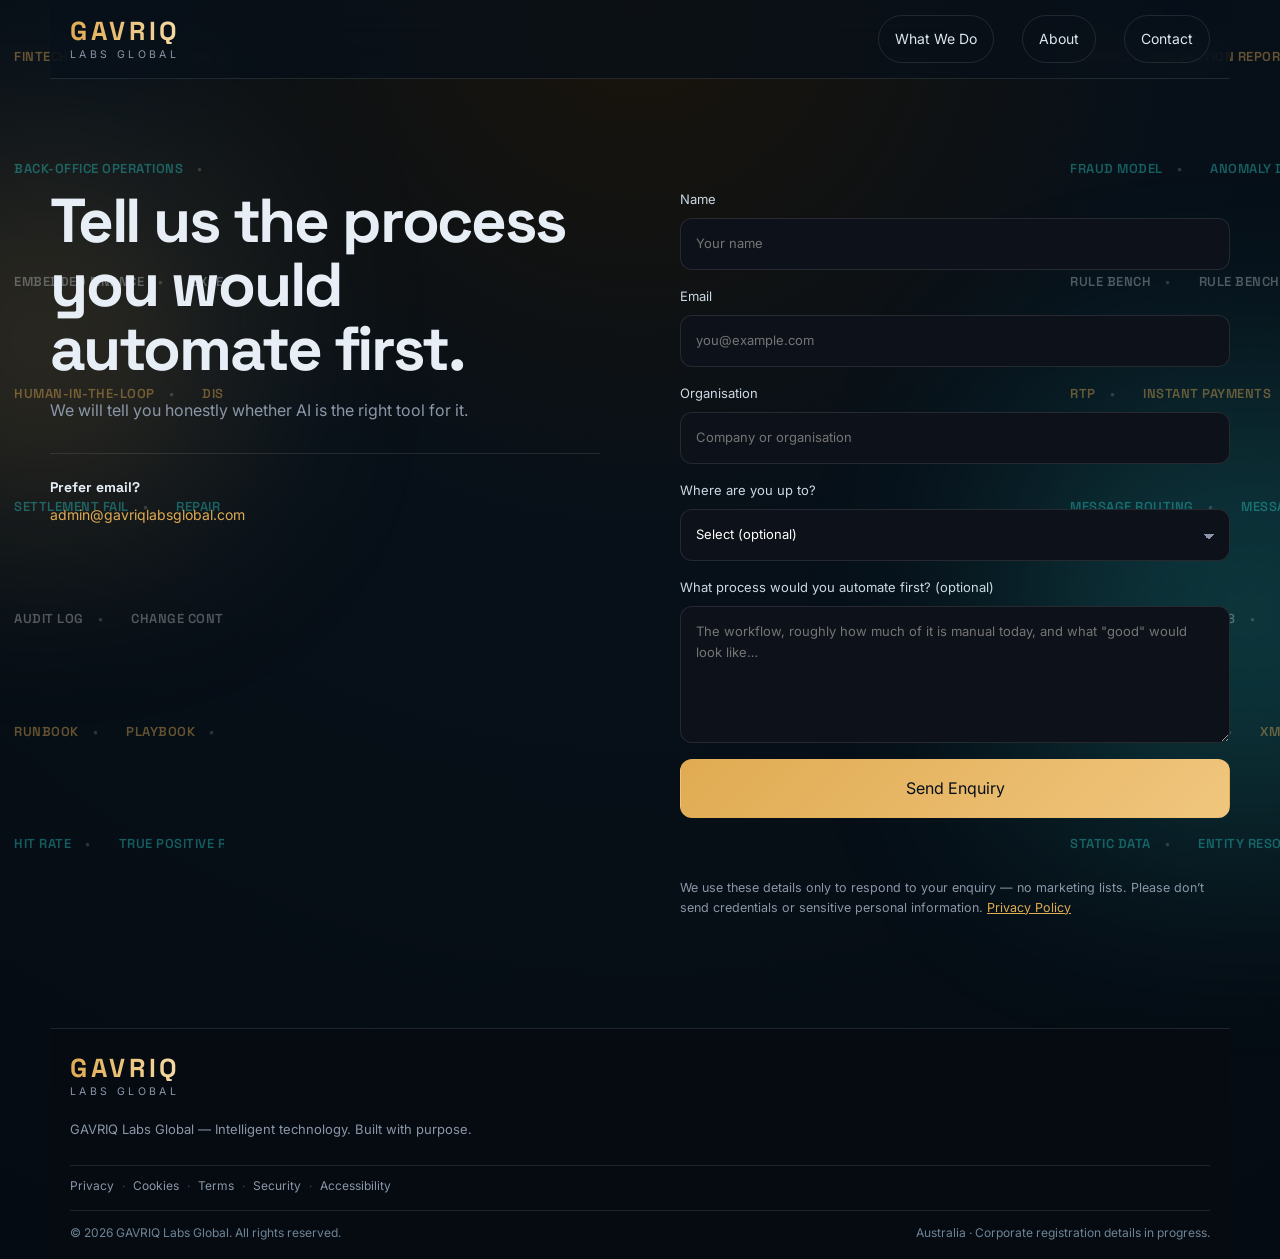
<file: contact.html>
<!DOCTYPE html>
<html lang="en">
<head>
  <meta charset="UTF-8" />
  <meta name="viewport" content="width=device-width, initial-scale=1.0" />
  <meta name="description" content="Get in touch with GAVRIQ Labs Global about a back-office problem in FinTech or PayTech you would like to automate." />
  <title>Contact | GAVRIQ Labs Global</title>
  <link rel="canonical" href="https://gavriqlabsglobal.com/contact" />
  <meta property="og:type" content="website" />
  <meta property="og:site_name" content="GAVRIQ Labs Global" />
  <meta property="og:title" content="Contact | GAVRIQ Labs Global" />
  <meta property="og:description" content="Get in touch with GAVRIQ Labs Global about a back-office problem in FinTech or PayTech you would like to automate." />
  <meta property="og:url" content="https://gavriqlabsglobal.com/contact" />
  <meta property="og:image" content="https://gavriqlabsglobal.com/assets/logo.svg" />
  <meta name="twitter:card" content="summary_large_image" />
  <link rel="preconnect" href="https://fonts.googleapis.com">
  <link rel="preconnect" href="https://fonts.gstatic.com" crossorigin>
  <link href="https://fonts.googleapis.com/css2?family=Inter:wght@400;500;600;700;800&family=Space+Grotesk:wght@500;600;700&display=swap" rel="stylesheet">
  <link rel="icon" type="image/svg+xml" href="/assets/logo.svg" />
  <link rel="stylesheet" href="/styles.css" />
</head>
<body>
  <div class="ambient ambient-one"></div>
  <div class="ambient ambient-two"></div>

<div class="word-rail word-rail-left" aria-hidden="true">
        <div class="rail-line rail-left"><div class="rail-line-track"><span>FinTech</span><span>AML</span><span>ISO 20022</span><span>Fraud Detection</span><span>Payment Schemes</span><span>Compliance</span><span>Sanctions Screening</span><span>Reconciliation</span><span>Real-Time Payments</span><span>KYC</span><span>Regulatory Reporting</span><span>Open Banking</span><span>Settlement</span><span>PayTech</span><span>Transaction Monitoring</span><span>SEPA</span><span>FinTech</span><span>AML</span><span>ISO 20022</span><span>Fraud Detection</span><span>Payment Schemes</span><span>Compliance</span><span>Sanctions Screening</span><span>Reconciliation</span><span>Real-Time Payments</span><span>KYC</span><span>Regulatory Reporting</span><span>Open Banking</span><span>Settlement</span><span>PayTech</span><span>Transaction Monitoring</span><span>SEPA</span></div></div>
        <div class="rail-line rail-right"><div class="rail-line-track"><span>Back-Office Operations</span><span>RTGS</span><span>Fraud Reduction</span><span>Messaging Standards</span><span>Clearing</span><span>PSD2</span><span>Financial Crime</span><span>Faster Payments</span><span>Card Processing</span><span>Watchlist Screening</span><span>RegTech</span><span>ISO 8583</span><span>KYB</span><span>Straight-Through Processing</span><span>Digital Wallets</span><span>Case Management</span><span>Back-Office Operations</span><span>RTGS</span><span>Fraud Reduction</span><span>Messaging Standards</span><span>Clearing</span><span>PSD2</span><span>Financial Crime</span><span>Faster Payments</span><span>Card Processing</span><span>Watchlist Screening</span><span>RegTech</span><span>ISO 8583</span><span>KYB</span><span>Straight-Through Processing</span><span>Digital Wallets</span><span>Case Management</span></div></div>
        <div class="rail-line rail-left"><div class="rail-line-track"><span>Embedded Finance</span><span>Exception Handling</span><span>AFC</span><span>Chargebacks</span><span>Audit Trail</span><span>PEP Screening</span><span>CDD</span><span>EDD</span><span>Security-First</span><span>Test-First</span><span>Cloud-Native</span><span>API-Only</span><span>Configuration Management</span><span>Operational Risk</span><span>Model Risk Management</span><span>Intelligent Automation</span><span>Embedded Finance</span><span>Exception Handling</span><span>AFC</span><span>Chargebacks</span><span>Audit Trail</span><span>PEP Screening</span><span>CDD</span><span>EDD</span><span>Security-First</span><span>Test-First</span><span>Cloud-Native</span><span>API-Only</span><span>Configuration Management</span><span>Operational Risk</span><span>Model Risk Management</span><span>Intelligent Automation</span></div></div>
        <div class="rail-line rail-right"><div class="rail-line-track"><span>Human-in-the-Loop</span><span>Dispute Management</span><span>Back office</span><span>middle office</span><span>front office</span><span>STP</span><span>exception queue</span><span>break resolution</span><span>nostro reconciliation</span><span>vostro account</span><span>cut-off time</span><span>batch processing</span><span>end of day</span><span>EOD</span><span>intraday processing</span><span>trade break</span><span>Human-in-the-Loop</span><span>Dispute Management</span><span>Back office</span><span>middle office</span><span>front office</span><span>STP</span><span>exception queue</span><span>break resolution</span><span>nostro reconciliation</span><span>vostro account</span><span>cut-off time</span><span>batch processing</span><span>end of day</span><span>EOD</span><span>intraday processing</span><span>trade break</span></div></div>
        <div class="rail-line rail-left"><div class="rail-line-track"><span>settlement fail</span><span>repair queue</span><span>manual repair</span><span>queue management</span><span>ticket triage</span><span>incident management</span><span>root cause analysis</span><span>SLA breach</span><span>turnaround time</span><span>TAT</span><span>escalation matrix</span><span>workflow routing</span><span>dual control</span><span>four-eyes principle</span><span>maker-checker</span><span>segregation of duties</span><span>settlement fail</span><span>repair queue</span><span>manual repair</span><span>queue management</span><span>ticket triage</span><span>incident management</span><span>root cause analysis</span><span>SLA breach</span><span>turnaround time</span><span>TAT</span><span>escalation matrix</span><span>workflow routing</span><span>dual control</span><span>four-eyes principle</span><span>maker-checker</span><span>segregation of duties</span></div></div>
        <div class="rail-line rail-right"><div class="rail-line-track"><span>audit log</span><span>change control</span><span>release management</span><span>UAT</span><span>user acceptance testing</span><span>regression testing</span><span>smoke testing</span><span>test data management</span><span>test harness</span><span>defect triage</span><span>ticket backlog</span><span>production support</span><span>L1 support</span><span>L2 support</span><span>L3 support</span><span>on-call rotation</span><span>audit log</span><span>change control</span><span>release management</span><span>UAT</span><span>user acceptance testing</span><span>regression testing</span><span>smoke testing</span><span>test data management</span><span>test harness</span><span>defect triage</span><span>ticket backlog</span><span>production support</span><span>L1 support</span><span>L2 support</span><span>L3 support</span><span>on-call rotation</span></div></div>
        <div class="rail-line rail-left"><div class="rail-line-track"><span>runbook</span><span>playbook</span><span>incident bridge</span><span>war room</span><span>post-mortem</span><span>RCA report</span><span>OFAC</span><span>SDN list</span><span>adverse media screening</span><span>name matching</span><span>fuzzy matching</span><span>false positive</span><span>false negative</span><span>alert disposition</span><span>alert triage</span><span>alert fatigue</span><span>runbook</span><span>playbook</span><span>incident bridge</span><span>war room</span><span>post-mortem</span><span>RCA report</span><span>OFAC</span><span>SDN list</span><span>adverse media screening</span><span>name matching</span><span>fuzzy matching</span><span>false positive</span><span>false negative</span><span>alert disposition</span><span>alert triage</span><span>alert fatigue</span></div></div>
        <div class="rail-line rail-right"><div class="rail-line-track"><span>hit rate</span><span>true positive rate</span><span>tuning</span><span>threshold tuning</span><span>list management</span><span>denied party list</span><span>EU sanctions list</span><span>UN consolidated list</span><span>embargo checking</span><span>sanctions evasion</span><span>typology</span><span>red flag indicator</span><span>suspicious activity report</span><span>SAR filing</span><span>CTR</span><span>hit rate</span><span>true positive rate</span><span>tuning</span><span>threshold tuning</span><span>list management</span><span>denied party list</span><span>EU sanctions list</span><span>UN consolidated list</span><span>embargo checking</span><span>sanctions evasion</span><span>typology</span><span>red flag indicator</span><span>suspicious activity report</span><span>SAR filing</span><span>CTR</span></div></div>
      </div>
      <div class="word-rail word-rail-right" aria-hidden="true">
        <div class="rail-line rail-left"><div class="rail-line-track"><span>currency transaction report</span><span>customer risk rating</span><span>beneficial ownership</span><span>ultimate beneficial owner</span><span>UBO</span><span>scenario tuning</span><span>look-back review</span><span>remediation</span><span>backlog clearance</span><span>case disposition</span><span>quality assurance review</span><span>QA sampling</span><span>model validation</span><span>model governance</span><span>Fraud screening</span><span>fraud scoring</span><span>currency transaction report</span><span>customer risk rating</span><span>beneficial ownership</span><span>ultimate beneficial owner</span><span>UBO</span><span>scenario tuning</span><span>look-back review</span><span>remediation</span><span>backlog clearance</span><span>case disposition</span><span>quality assurance review</span><span>QA sampling</span><span>model validation</span><span>model governance</span><span>Fraud screening</span><span>fraud scoring</span></div></div>
        <div class="rail-line rail-right"><div class="rail-line-track"><span>fraud model</span><span>anomaly detection</span><span>behavioral analytics</span><span>device fingerprinting</span><span>velocity check</span><span>mule account detection</span><span>account takeover</span><span>ATO</span><span>first-party fraud</span><span>third-party fraud</span><span>synthetic identity fraud</span><span>chargeback</span><span>fraud case queue</span><span>fraud analyst</span><span>real-time decisioning</span><span>rules engine</span><span>fraud model</span><span>anomaly detection</span><span>behavioral analytics</span><span>device fingerprinting</span><span>velocity check</span><span>mule account detection</span><span>account takeover</span><span>ATO</span><span>first-party fraud</span><span>third-party fraud</span><span>synthetic identity fraud</span><span>chargeback</span><span>fraud case queue</span><span>fraud analyst</span><span>real-time decisioning</span><span>rules engine</span></div></div>
        <div class="rail-line rail-left"><div class="rail-line-track"><span>rule bench</span><span>rule bench design</span><span>rule authoring</span><span>rule versioning</span><span>rule simulation</span><span>rule backtesting</span><span>decision tree</span><span>scorecard</span><span>risk scoring</span><span>fraud loss rate</span><span>chargeback ratio</span><span>Payment rail</span><span>payment scheme</span><span>real-time gross settlement</span><span>near real time processing</span><span>NRT</span><span>rule bench</span><span>rule bench design</span><span>rule authoring</span><span>rule versioning</span><span>rule simulation</span><span>rule backtesting</span><span>decision tree</span><span>scorecard</span><span>risk scoring</span><span>fraud loss rate</span><span>chargeback ratio</span><span>Payment rail</span><span>payment scheme</span><span>real-time gross settlement</span><span>near real time processing</span><span>NRT</span></div></div>
        <div class="rail-line rail-right"><div class="rail-line-track"><span>RTP</span><span>instant payments</span><span>ACH</span><span>SEPA Instant</span><span>Fedwire</span><span>CHIPS</span><span>SWIFT</span><span>SWIFT gpi</span><span>correspondent banking</span><span>nostro</span><span>vostro</span><span>clearing house</span><span>net settlement</span><span>gross settlement</span><span>liquidity management</span><span>intraday liquidity</span><span>RTP</span><span>instant payments</span><span>ACH</span><span>SEPA Instant</span><span>Fedwire</span><span>CHIPS</span><span>SWIFT</span><span>SWIFT gpi</span><span>correspondent banking</span><span>nostro</span><span>vostro</span><span>clearing house</span><span>net settlement</span><span>gross settlement</span><span>liquidity management</span><span>intraday liquidity</span></div></div>
        <div class="rail-line rail-left"><div class="rail-line-track"><span>message routing</span><span>message translation</span><span>message transformation</span><span>message validation</span><span>schema validation</span><span>field mapping</span><span>message repair</span><span>NAK</span><span>ACK</span><span>positive acknowledgment</span><span>negative acknowledgment</span><span>pacs.008</span><span>pacs.002</span><span>pacs.004</span><span>pacs.009</span><span>pain.001</span><span>message routing</span><span>message translation</span><span>message transformation</span><span>message validation</span><span>schema validation</span><span>field mapping</span><span>message repair</span><span>NAK</span><span>ACK</span><span>positive acknowledgment</span><span>negative acknowledgment</span><span>pacs.008</span><span>pacs.002</span><span>pacs.004</span><span>pacs.009</span><span>pain.001</span></div></div>
        <div class="rail-line rail-right"><div class="rail-line-track"><span>pain.002</span><span>pain.008</span><span>camt.053</span><span>camt.052</span><span>camt.054</span><span>camt.056</span><span>camt.029</span><span>camt.086</span><span>acmt</span><span>remt.001</span><span>head.001</span><span>MT103</span><span>MT202</span><span>MT202COV</span><span>MT940</span><span>MT950</span><span>pain.002</span><span>pain.008</span><span>camt.053</span><span>camt.052</span><span>camt.054</span><span>camt.056</span><span>camt.029</span><span>camt.086</span><span>acmt</span><span>remt.001</span><span>head.001</span><span>MT103</span><span>MT202</span><span>MT202COV</span><span>MT940</span><span>MT950</span></div></div>
        <div class="rail-line rail-left"><div class="rail-line-track"><span>ISO 20022 migration</span><span>XML schema</span><span>XSD</span><span>message definition report</span><span>MDR</span><span>business area</span><span>compliance monitoring</span><span>anti-money laundering</span><span>CFT</span><span>counter-terrorist financing</span><span>risk and compliance</span><span>control framework</span><span>data lineage</span><span>data quality</span><span>golden source</span><span>reference data</span><span>ISO 20022 migration</span><span>XML schema</span><span>XSD</span><span>message definition report</span><span>MDR</span><span>business area</span><span>compliance monitoring</span><span>anti-money laundering</span><span>CFT</span><span>counter-terrorist financing</span><span>risk and compliance</span><span>control framework</span><span>data lineage</span><span>data quality</span><span>golden source</span><span>reference data</span></div></div>
        <div class="rail-line rail-right"><div class="rail-line-track"><span>static data</span><span>entity resolution</span><span>data reconciliation</span><span>exception dashboard</span><span>control tower</span><span>ops dashboard</span><span>real-time monitoring</span><span>alert dashboard</span><span>throughput metrics</span><span>volume spike</span><span>capacity planning</span><span>disaster recovery</span><span>business continuity</span><span>failover</span><span>resiliency testing</span><span>static data</span><span>entity resolution</span><span>data reconciliation</span><span>exception dashboard</span><span>control tower</span><span>ops dashboard</span><span>real-time monitoring</span><span>alert dashboard</span><span>throughput metrics</span><span>volume spike</span><span>capacity planning</span><span>disaster recovery</span><span>business continuity</span><span>failover</span><span>resiliency testing</span></div></div>
      </div>

  <header class="site-header">
    <div class="container nav-wrap">
      <a class="brand" href="/" aria-label="GAVRIQ Labs Global home">
        <span class="brand-copy"><strong>GAVRIQ</strong><small>LABS GLOBAL</small></span>
      </a>
      <button class="menu-toggle" aria-label="Toggle menu" aria-expanded="false">☰</button>
      <nav class="nav-links" aria-label="Primary navigation">
        <a href="/what-we-do">What We Do</a>
        <a href="/about">About</a>
        <a class="nav-cta" href="/contact">Contact</a>
      </nav>
    </div>
  </header>

  <main>
    <section id="contact" class="section contact">
      <div class="container contact-grid">
        <div class="section-heading reveal">
          <h1>Tell us the process you would automate first.</h1>
          <p>We will tell you honestly whether AI is the right tool for it.</p>
          <div class="contact-direct">
            <strong>Prefer email?</strong>
            <a href="mailto:admin@gavriqlabsglobal.com">admin@gavriqlabsglobal.com</a>
          </div>
        </div>
        <form id="contactForm" class="contact-form reveal delay-1">
          <label>Name<input id="contactName" type="text" placeholder="Your name" required></label>
          <label>Email<input id="contactEmail" type="email" placeholder="you@example.com" required></label>
          <label>Organisation<input id="contactOrg" type="text" placeholder="Company or organisation"></label>
          <label>Where are you up to?
            <select id="contactStage">
              <option value="">Select (optional)</option>
              <option value="idea">Exploring an idea</option>
              <option value="pilot">Running a pilot</option>
              <option value="production">Already in production</option>
              <option value="other">Something else</option>
            </select>
          </label>
          <label>What process would you automate first? (optional)<textarea id="contactMessage" rows="5" placeholder="The workflow, roughly how much of it is manual today, and what &quot;good&quot; would look like&hellip;"></textarea></label>
          <div class="hp-field" aria-hidden="true">
            <label>Leave this field blank<input id="contactHoneypot" type="text" name="company_website" tabindex="-1" autocomplete="off"></label>
          </div>
          <button class="btn btn-primary" type="submit">Send Enquiry</button>
          <p id="formStatus" class="form-status" aria-live="polite"></p>
          <p class="form-privacy-line">We use these details only to respond to your enquiry — no marketing lists. Please don&rsquo;t send credentials or sensitive personal information. <a href="/privacy">Privacy Policy</a></p>
        </form>
      </div>
    </section>
  </main>

  <footer class="site-footer">
    <div class="container footer-grid">
      <div><div class="brand footer-brand"><span class="brand-copy"><strong>GAVRIQ</strong><small>LABS GLOBAL</small></span></div><p>GAVRIQ Labs Global — Intelligent technology. Built with purpose.</p></div>
    </div>
    <div class="container footer-legal-row">
      <nav aria-label="Legal">
        <a href="/privacy">Privacy</a><span aria-hidden="true">·</span>
        <a href="/cookies">Cookies</a><span aria-hidden="true">·</span>
        <a href="/terms">Terms</a><span aria-hidden="true">·</span>
        <a href="/security">Security</a><span aria-hidden="true">·</span>
        <a href="/accessibility">Accessibility</a>
      </nav>
    </div>
    <div class="container footer-bottom">
      <span>© <span id="year">2026</span> GAVRIQ Labs Global. All rights reserved.</span>
      <span>Australia · Corporate registration details in progress.</span>
    </div>
  </footer>

  <script src="/script.js"></script>
</body>
</html>
</file>
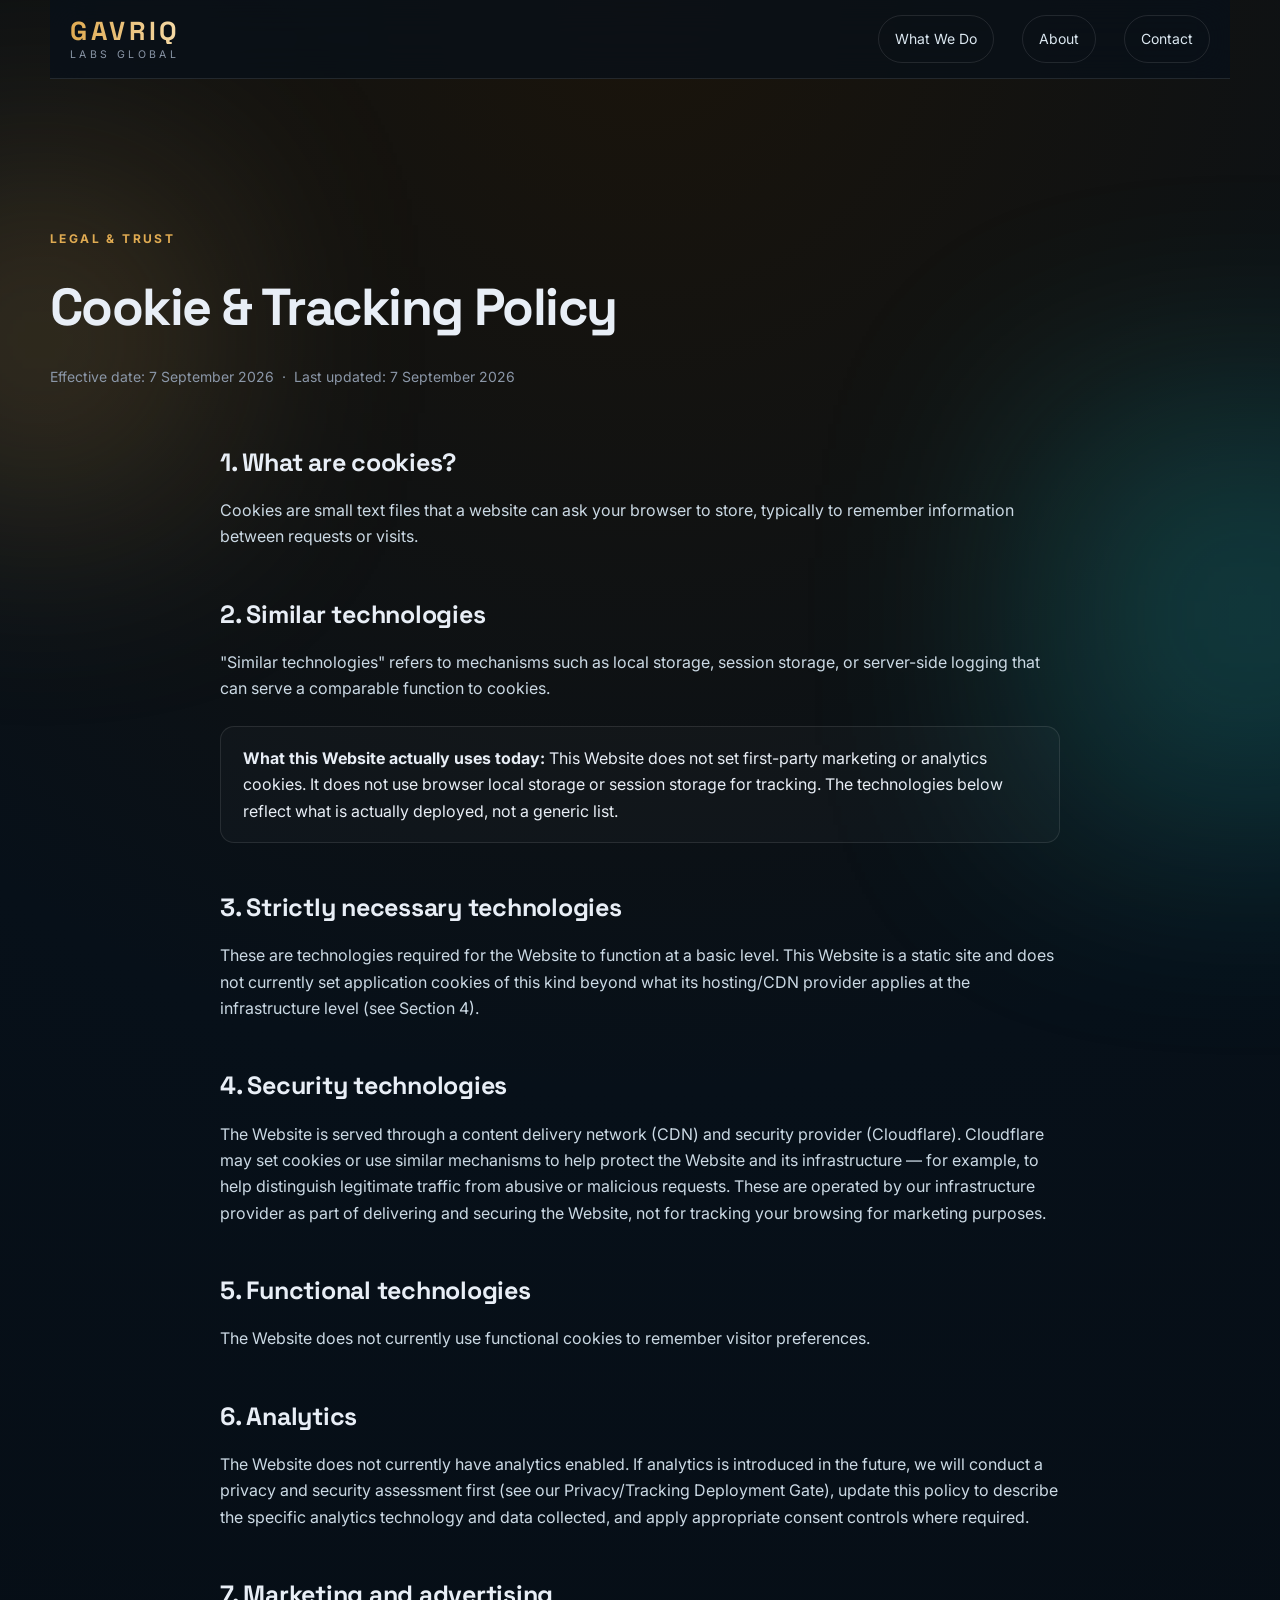
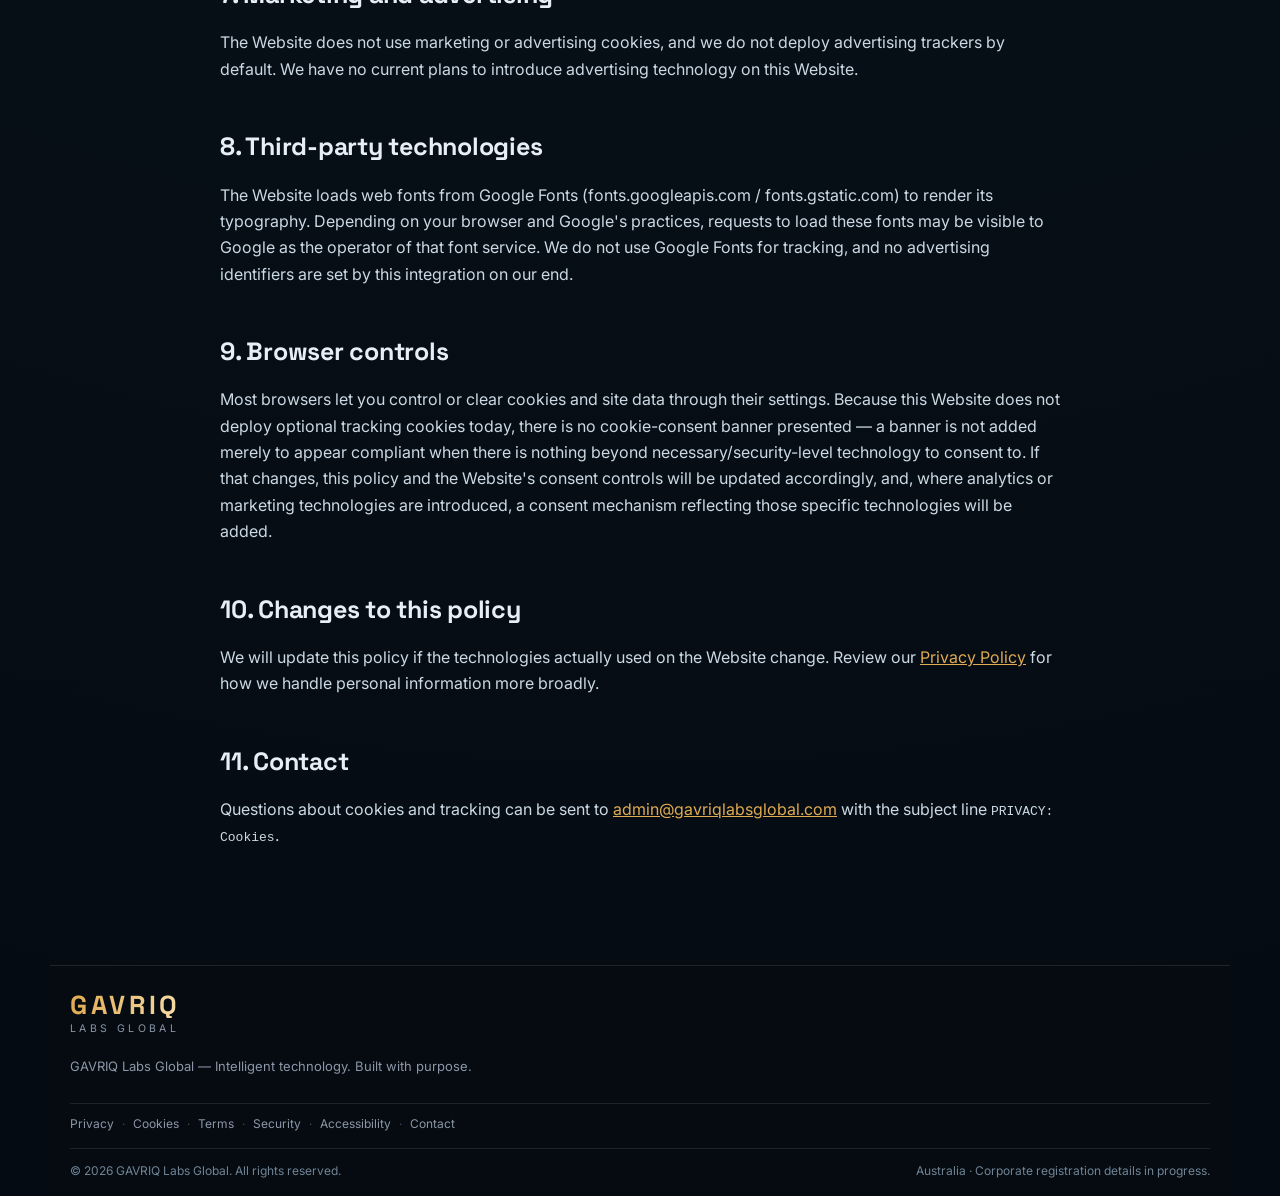
<file: cookies.html>
<!DOCTYPE html>
<html lang="en">
<head>
  <meta charset="UTF-8" />
  <meta name="viewport" content="width=device-width, initial-scale=1.0" />
  <meta name="description" content="GAVRIQ Labs Global Cookie & Tracking Policy — what technologies this website actually uses, and your browser controls." />
  <title>Cookie &amp; Tracking Policy | GAVRIQ Labs Global</title>
  <link rel="canonical" href="https://gavriqlabsglobal.com/cookies" />
  <meta property="og:type" content="website" />
  <meta property="og:site_name" content="GAVRIQ Labs Global" />
  <meta property="og:title" content="Cookie &amp; Tracking Policy | GAVRIQ Labs Global" />
  <meta property="og:description" content="What technologies this website actually uses, and your browser controls." />
  <meta property="og:url" content="https://gavriqlabsglobal.com/cookies" />
  <meta property="og:image" content="https://gavriqlabsglobal.com/assets/logo.svg" />
  <meta name="twitter:card" content="summary_large_image" />
  <link rel="preconnect" href="https://fonts.googleapis.com">
  <link rel="preconnect" href="https://fonts.gstatic.com" crossorigin>
  <link href="https://fonts.googleapis.com/css2?family=Inter:wght@400;500;600;700;800&family=Space+Grotesk:wght@500;600;700&display=swap" rel="stylesheet">
  <link rel="icon" type="image/svg+xml" href="/assets/logo.svg" />
  <link rel="stylesheet" href="/styles.css" />
</head>
<body>
  <div class="ambient ambient-one"></div>
  <div class="ambient ambient-two"></div>

  <header class="site-header">
    <div class="container nav-wrap">
      <a class="brand" href="/" aria-label="GAVRIQ Labs Global home">
        <span class="brand-copy"><strong>GAVRIQ</strong><small>LABS GLOBAL</small></span>
      </a>
      <button class="menu-toggle" aria-label="Toggle menu" aria-expanded="false">☰</button>
      <nav class="nav-links" aria-label="Primary navigation">
        <a href="/what-we-do">What We Do</a>
        <a href="/about">About</a>
        <a class="nav-cta" href="/contact">Contact</a>
      </nav>
    </div>
  </header>

  <main>
    <section class="policy-hero">
      <div class="container">
        <div class="eyebrow">LEGAL &amp; TRUST</div>
        <h1>Cookie &amp; Tracking Policy</h1>
        <p class="meta">Effective date: 7 September 2026 &nbsp;·&nbsp; Last updated: 7 September 2026</p>
      </div>
    </section>

    <section class="policy">
      <div class="container">

        <h2>1. What are cookies?</h2>
        <p>Cookies are small text files that a website can ask your browser to store, typically to remember information between requests or visits.</p>

        <h2>2. Similar technologies</h2>
        <p>"Similar technologies" refers to mechanisms such as local storage, session storage, or server-side logging that can serve a comparable function to cookies.</p>

        <div class="callout">
          <strong>What this Website actually uses today:</strong> This Website does not set first-party marketing or analytics cookies. It does not use browser local storage or session storage for tracking. The technologies below reflect what is actually deployed, not a generic list.
        </div>

        <h2>3. Strictly necessary technologies</h2>
        <p>These are technologies required for the Website to function at a basic level. This Website is a static site and does not currently set application cookies of this kind beyond what its hosting/CDN provider applies at the infrastructure level (see Section 4).</p>

        <h2>4. Security technologies</h2>
        <p>The Website is served through a content delivery network (CDN) and security provider (Cloudflare). Cloudflare may set cookies or use similar mechanisms to help protect the Website and its infrastructure — for example, to help distinguish legitimate traffic from abusive or malicious requests. These are operated by our infrastructure provider as part of delivering and securing the Website, not for tracking your browsing for marketing purposes.</p>

        <h2>5. Functional technologies</h2>
        <p>The Website does not currently use functional cookies to remember visitor preferences.</p>

        <h2>6. Analytics</h2>
        <p>The Website does not currently have analytics enabled. If analytics is introduced in the future, we will conduct a privacy and security assessment first (see our Privacy/Tracking Deployment Gate), update this policy to describe the specific analytics technology and data collected, and apply appropriate consent controls where required.</p>

        <h2>7. Marketing and advertising</h2>
        <p>The Website does not use marketing or advertising cookies, and we do not deploy advertising trackers by default. We have no current plans to introduce advertising technology on this Website.</p>

        <h2>8. Third-party technologies</h2>
        <p>The Website loads web fonts from Google Fonts (fonts.googleapis.com / fonts.gstatic.com) to render its typography. Depending on your browser and Google's practices, requests to load these fonts may be visible to Google as the operator of that font service. We do not use Google Fonts for tracking, and no advertising identifiers are set by this integration on our end.</p>

        <h2>9. Browser controls</h2>
        <p>Most browsers let you control or clear cookies and site data through their settings. Because this Website does not deploy optional tracking cookies today, there is no cookie-consent banner presented — a banner is not added merely to appear compliant when there is nothing beyond necessary/security-level technology to consent to. If that changes, this policy and the Website's consent controls will be updated accordingly, and, where analytics or marketing technologies are introduced, a consent mechanism reflecting those specific technologies will be added.</p>

        <h2>10. Changes to this policy</h2>
        <p>We will update this policy if the technologies actually used on the Website change. Review our <a href="/privacy">Privacy Policy</a> for how we handle personal information more broadly.</p>

        <h2>11. Contact</h2>
        <p>Questions about cookies and tracking can be sent to <a href="mailto:admin@gavriqlabsglobal.com">admin@gavriqlabsglobal.com</a> with the subject line <code>PRIVACY: Cookies</code>.</p>

      </div>
    </section>
  </main>

  <footer class="site-footer">
    <div class="container footer-grid">
      <div><div class="brand footer-brand"><span class="brand-copy"><strong>GAVRIQ</strong><small>LABS GLOBAL</small></span></div><p>GAVRIQ Labs Global — Intelligent technology. Built with purpose.</p></div>
    </div>
    <div class="container footer-legal-row">
      <nav aria-label="Legal">
        <a href="/privacy">Privacy</a><span aria-hidden="true">·</span>
        <a href="/cookies">Cookies</a><span aria-hidden="true">·</span>
        <a href="/terms">Terms</a><span aria-hidden="true">·</span>
        <a href="/security">Security</a><span aria-hidden="true">·</span>
        <a href="/accessibility">Accessibility</a><span aria-hidden="true">·</span>
        <a href="/contact">Contact</a>
      </nav>
    </div>
    <div class="container footer-bottom">
      <span>© <span id="year"></span> GAVRIQ Labs Global. All rights reserved.</span>
      <span>Australia · Corporate registration details in progress.</span>
    </div>
  </footer>

  <script src="/script.js"></script>
</body>
</html>
</file>
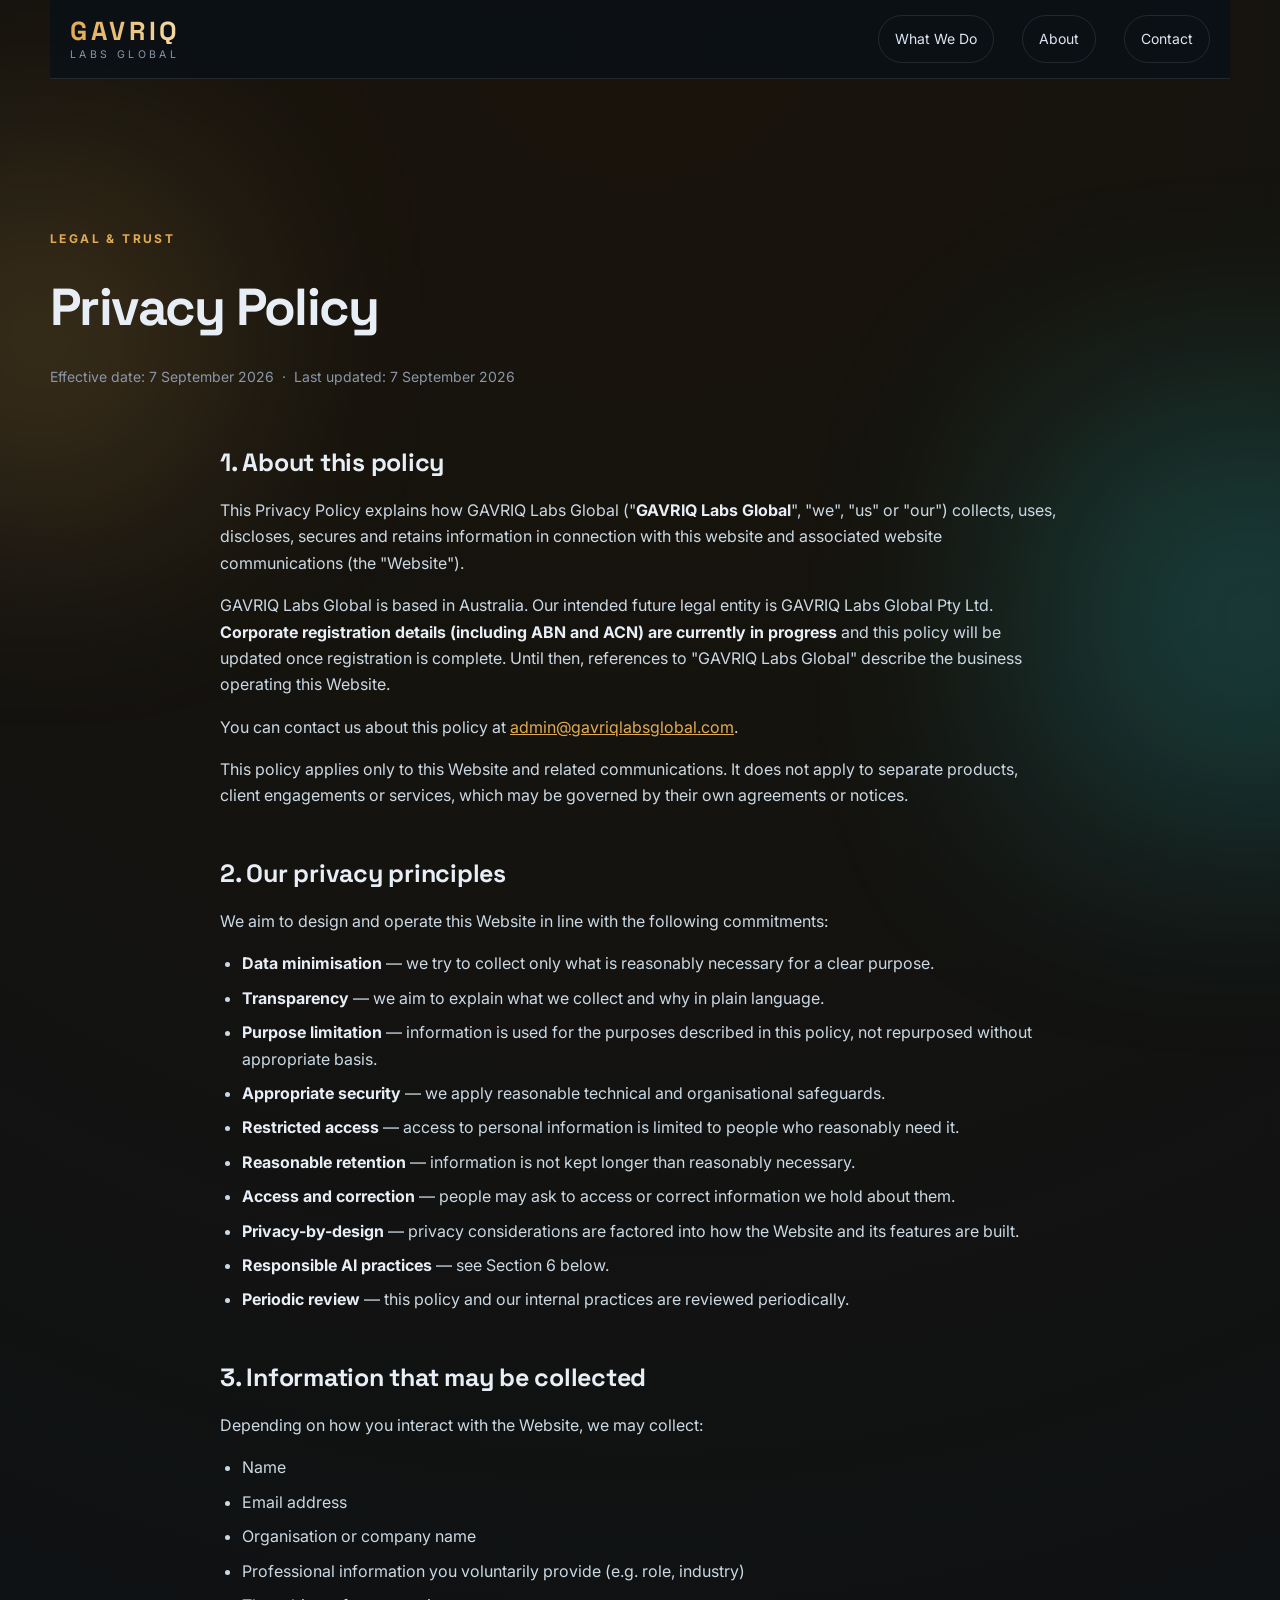
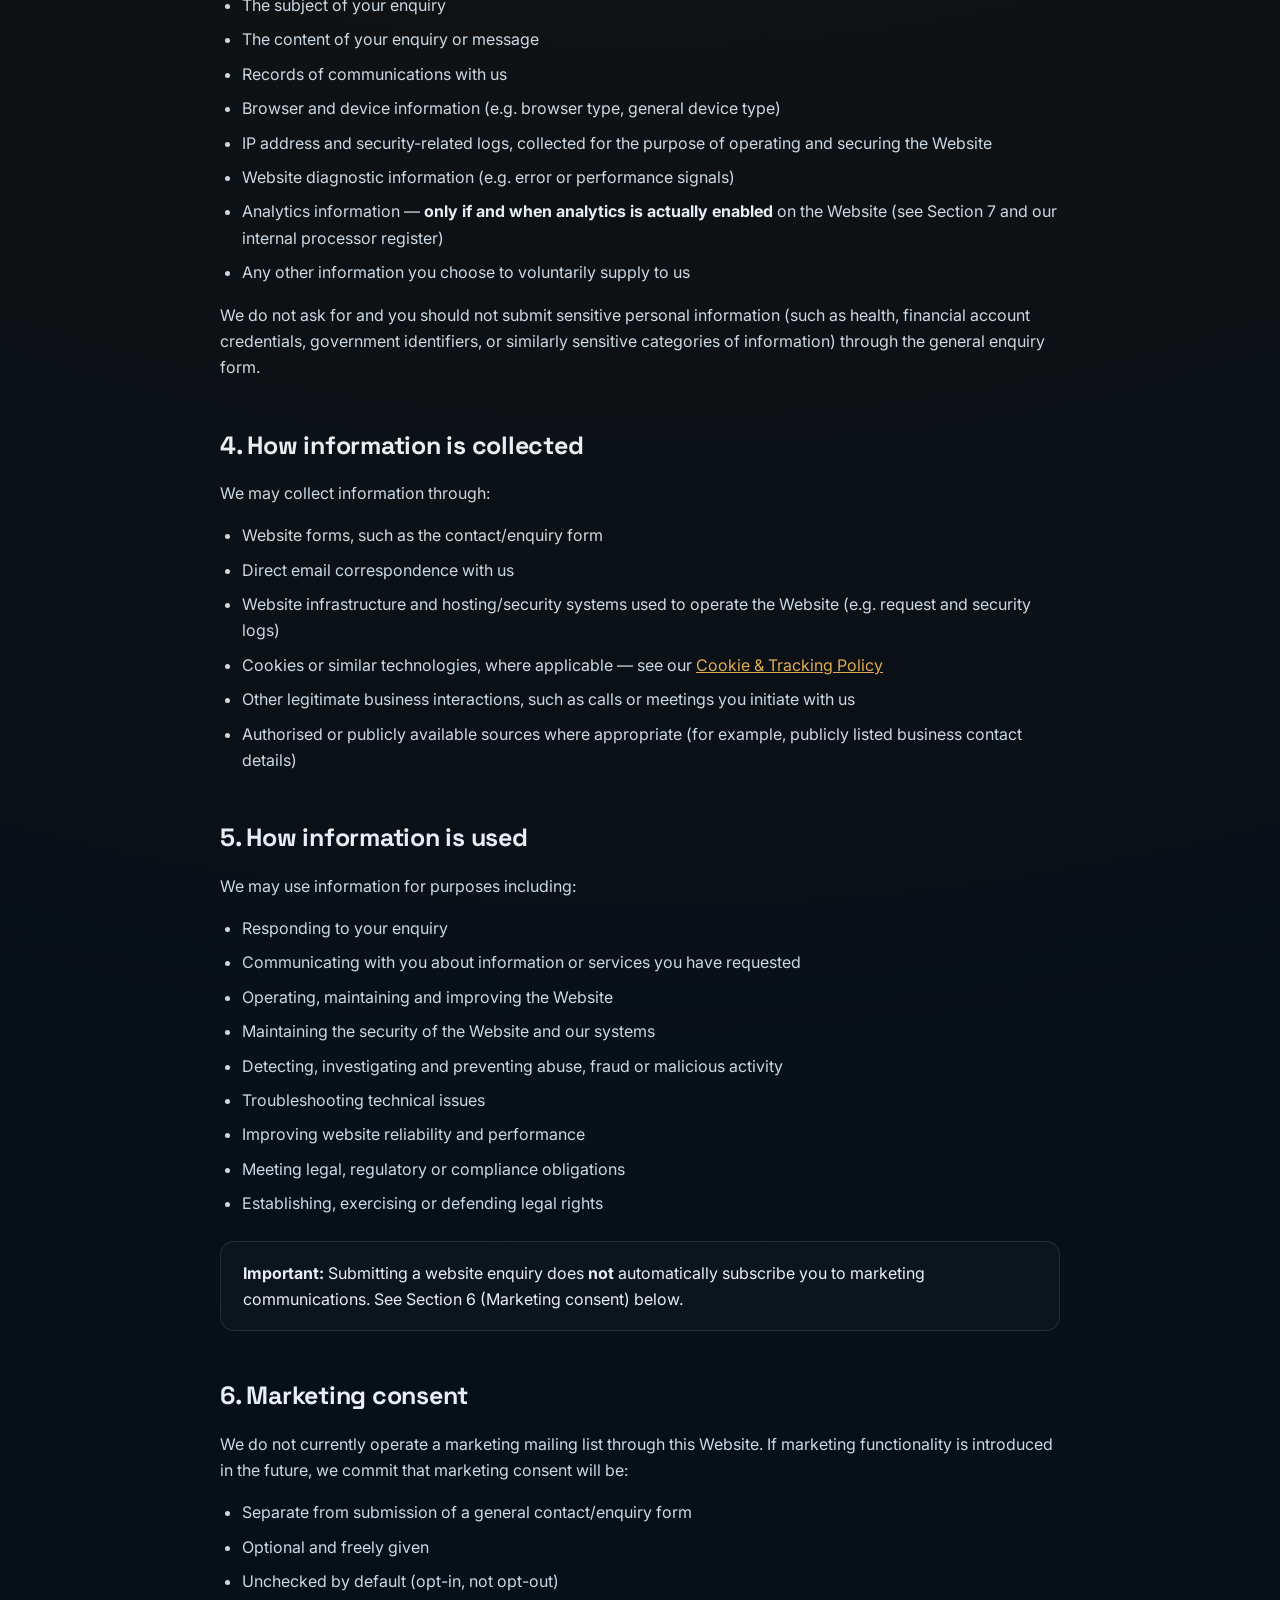
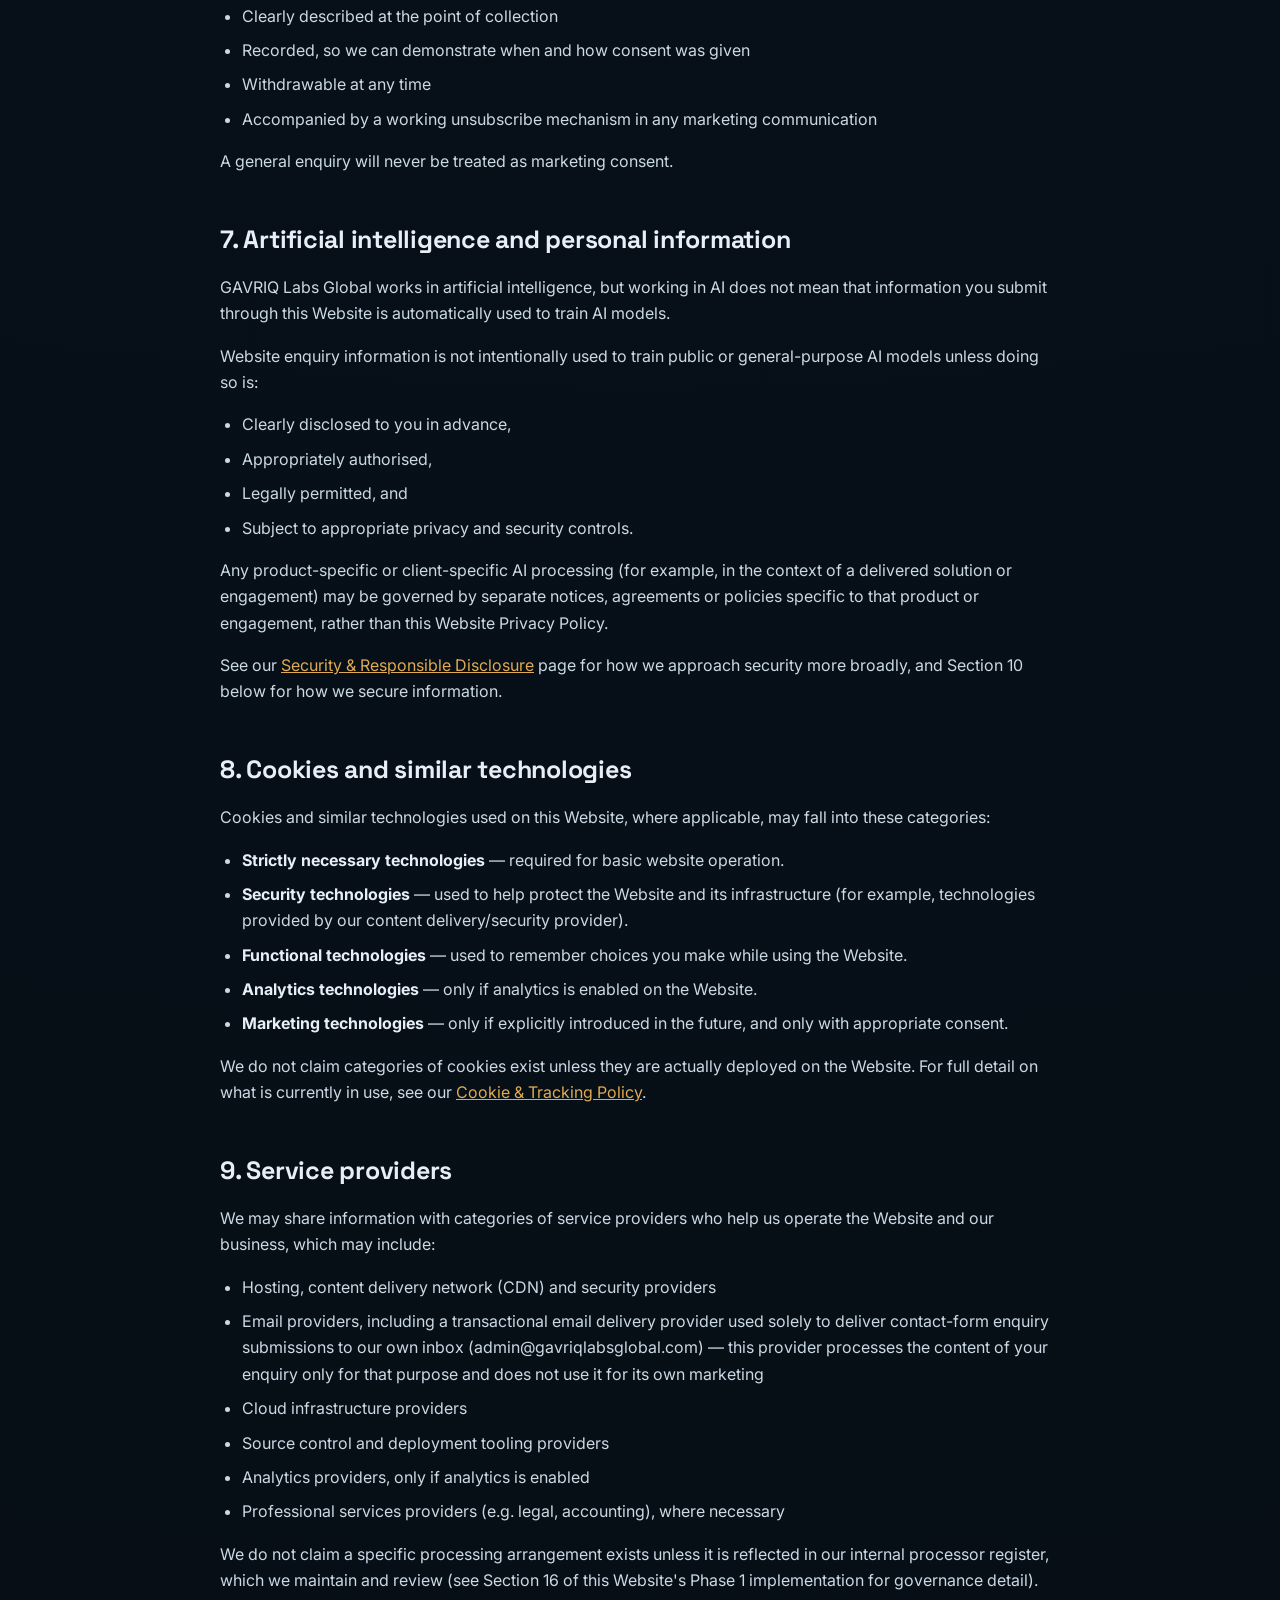
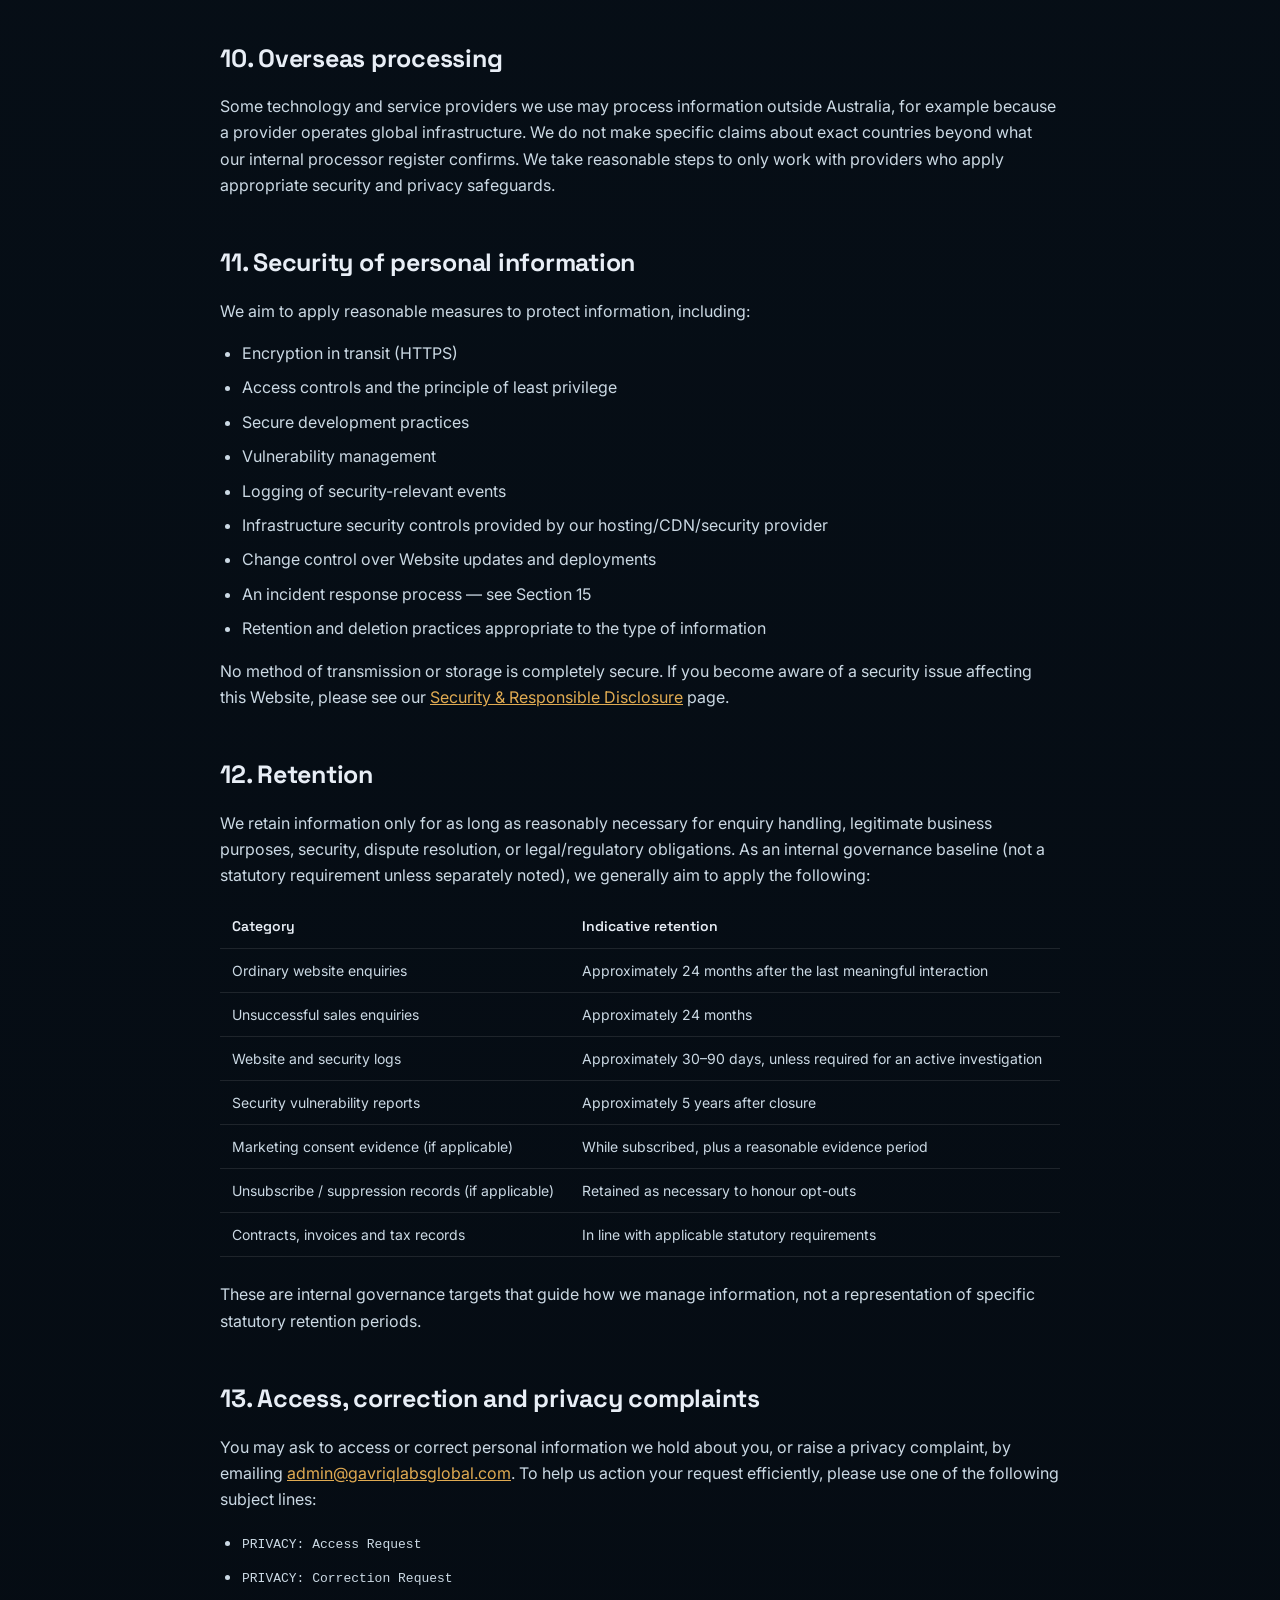
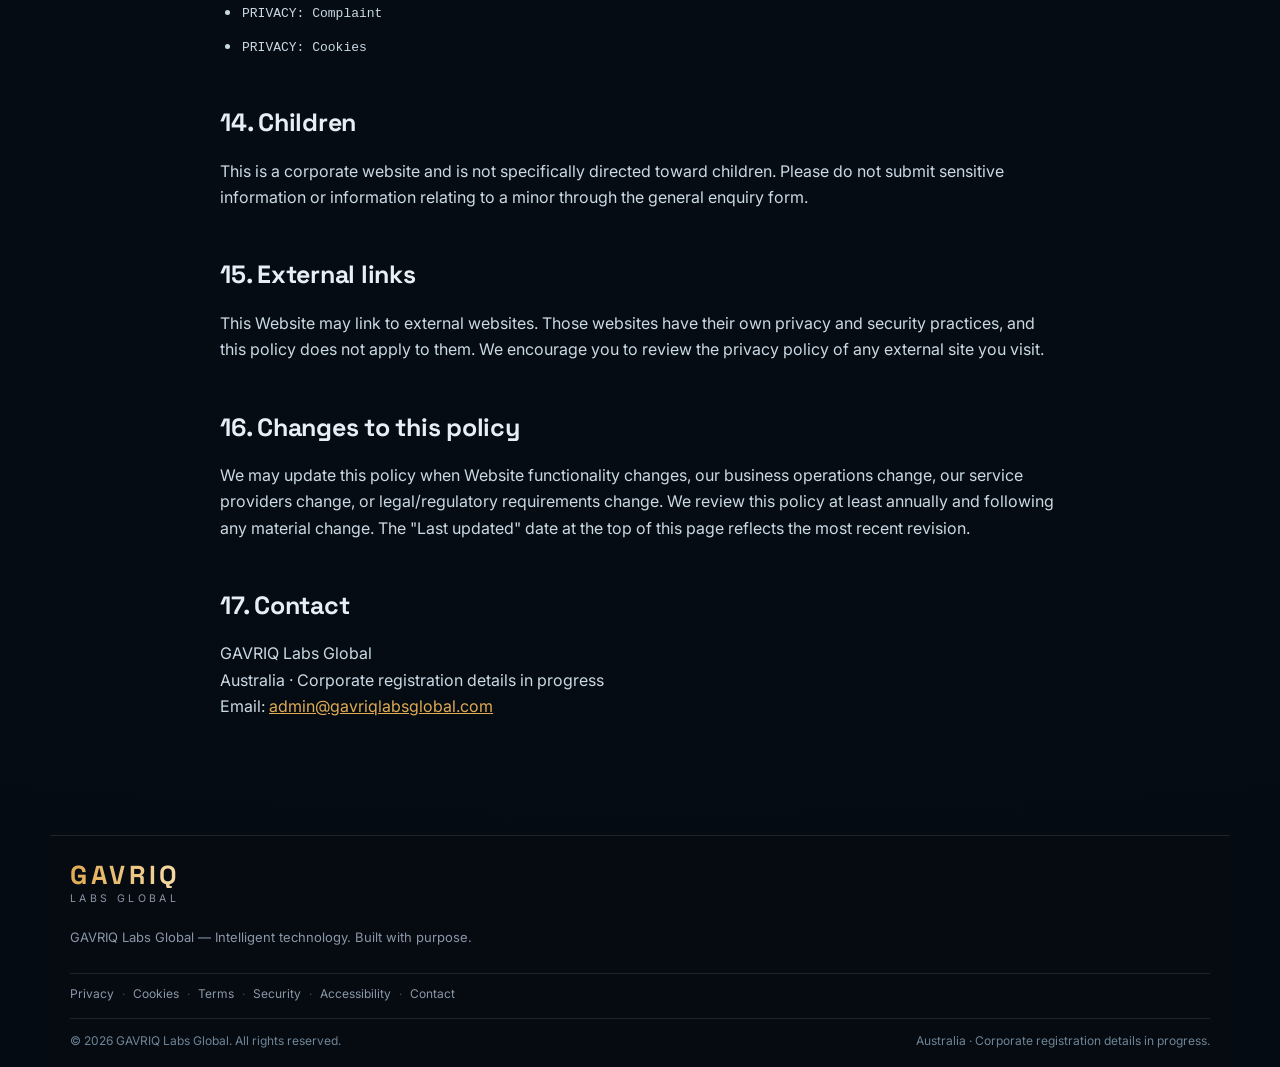
<file: privacy.html>
<!DOCTYPE html>
<html lang="en">
<head>
  <meta charset="UTF-8" />
  <meta name="viewport" content="width=device-width, initial-scale=1.0" />
  <meta name="description" content="GAVRIQ Labs Global Privacy Policy — how we collect, use, protect and retain information, and our responsible AI and privacy-by-design commitments." />
  <title>Privacy Policy | GAVRIQ Labs Global</title>
  <link rel="canonical" href="https://gavriqlabsglobal.com/privacy" />
  <meta property="og:type" content="website" />
  <meta property="og:site_name" content="GAVRIQ Labs Global" />
  <meta property="og:title" content="Privacy Policy | GAVRIQ Labs Global" />
  <meta property="og:description" content="How GAVRIQ Labs Global collects, uses, protects and retains information, and our responsible AI and privacy-by-design commitments." />
  <meta property="og:url" content="https://gavriqlabsglobal.com/privacy" />
  <meta property="og:image" content="https://gavriqlabsglobal.com/assets/logo.svg" />
  <meta name="twitter:card" content="summary_large_image" />
  <link rel="preconnect" href="https://fonts.googleapis.com">
  <link rel="preconnect" href="https://fonts.gstatic.com" crossorigin>
  <link href="https://fonts.googleapis.com/css2?family=Inter:wght@400;500;600;700;800&family=Space+Grotesk:wght@500;600;700&display=swap" rel="stylesheet">
  <link rel="icon" type="image/svg+xml" href="/assets/logo.svg" />
  <link rel="stylesheet" href="/styles.css" />
</head>
<body>
  <div class="ambient ambient-one"></div>
  <div class="ambient ambient-two"></div>

  <header class="site-header">
    <div class="container nav-wrap">
      <a class="brand" href="/" aria-label="GAVRIQ Labs Global home">
        <span class="brand-copy"><strong>GAVRIQ</strong><small>LABS GLOBAL</small></span>
      </a>
      <button class="menu-toggle" aria-label="Toggle menu" aria-expanded="false">☰</button>
      <nav class="nav-links" aria-label="Primary navigation">
        <a href="/what-we-do">What We Do</a>
        <a href="/about">About</a>
        <a class="nav-cta" href="/contact">Contact</a>
      </nav>
    </div>
  </header>

  <main>
    <section class="policy-hero">
      <div class="container">
        <div class="eyebrow">LEGAL &amp; TRUST</div>
        <h1>Privacy Policy</h1>
        <p class="meta">Effective date: 7 September 2026 &nbsp;·&nbsp; Last updated: 7 September 2026</p>
      </div>
    </section>

    <section class="policy">
      <div class="container">

        <h2>1. About this policy</h2>
        <p>This Privacy Policy explains how GAVRIQ Labs Global ("<strong>GAVRIQ Labs Global</strong>", "we", "us" or "our") collects, uses, discloses, secures and retains information in connection with this website and associated website communications (the "Website").</p>
        <p>GAVRIQ Labs Global is based in Australia. Our intended future legal entity is GAVRIQ Labs Global Pty Ltd. <strong>Corporate registration details (including ABN and ACN) are currently in progress</strong> and this policy will be updated once registration is complete. Until then, references to "GAVRIQ Labs Global" describe the business operating this Website.</p>
        <p>You can contact us about this policy at <a href="mailto:admin@gavriqlabsglobal.com">admin@gavriqlabsglobal.com</a>.</p>
        <p>This policy applies only to this Website and related communications. It does not apply to separate products, client engagements or services, which may be governed by their own agreements or notices.</p>

        <h2>2. Our privacy principles</h2>
        <p>We aim to design and operate this Website in line with the following commitments:</p>
        <ul>
          <li><strong>Data minimisation</strong> — we try to collect only what is reasonably necessary for a clear purpose.</li>
          <li><strong>Transparency</strong> — we aim to explain what we collect and why in plain language.</li>
          <li><strong>Purpose limitation</strong> — information is used for the purposes described in this policy, not repurposed without appropriate basis.</li>
          <li><strong>Appropriate security</strong> — we apply reasonable technical and organisational safeguards.</li>
          <li><strong>Restricted access</strong> — access to personal information is limited to people who reasonably need it.</li>
          <li><strong>Reasonable retention</strong> — information is not kept longer than reasonably necessary.</li>
          <li><strong>Access and correction</strong> — people may ask to access or correct information we hold about them.</li>
          <li><strong>Privacy-by-design</strong> — privacy considerations are factored into how the Website and its features are built.</li>
          <li><strong>Responsible AI practices</strong> — see Section 6 below.</li>
          <li><strong>Periodic review</strong> — this policy and our internal practices are reviewed periodically.</li>
        </ul>

        <h2>3. Information that may be collected</h2>
        <p>Depending on how you interact with the Website, we may collect:</p>
        <ul>
          <li>Name</li>
          <li>Email address</li>
          <li>Organisation or company name</li>
          <li>Professional information you voluntarily provide (e.g. role, industry)</li>
          <li>The subject of your enquiry</li>
          <li>The content of your enquiry or message</li>
          <li>Records of communications with us</li>
          <li>Browser and device information (e.g. browser type, general device type)</li>
          <li>IP address and security-related logs, collected for the purpose of operating and securing the Website</li>
          <li>Website diagnostic information (e.g. error or performance signals)</li>
          <li>Analytics information — <strong>only if and when analytics is actually enabled</strong> on the Website (see Section 7 and our internal processor register)</li>
          <li>Any other information you choose to voluntarily supply to us</li>
        </ul>
        <p>We do not ask for and you should not submit sensitive personal information (such as health, financial account credentials, government identifiers, or similarly sensitive categories of information) through the general enquiry form.</p>

        <h2>4. How information is collected</h2>
        <p>We may collect information through:</p>
        <ul>
          <li>Website forms, such as the contact/enquiry form</li>
          <li>Direct email correspondence with us</li>
          <li>Website infrastructure and hosting/security systems used to operate the Website (e.g. request and security logs)</li>
          <li>Cookies or similar technologies, where applicable — see our <a href="/cookies">Cookie &amp; Tracking Policy</a></li>
          <li>Other legitimate business interactions, such as calls or meetings you initiate with us</li>
          <li>Authorised or publicly available sources where appropriate (for example, publicly listed business contact details)</li>
        </ul>

        <h2>5. How information is used</h2>
        <p>We may use information for purposes including:</p>
        <ul>
          <li>Responding to your enquiry</li>
          <li>Communicating with you about information or services you have requested</li>
          <li>Operating, maintaining and improving the Website</li>
          <li>Maintaining the security of the Website and our systems</li>
          <li>Detecting, investigating and preventing abuse, fraud or malicious activity</li>
          <li>Troubleshooting technical issues</li>
          <li>Improving website reliability and performance</li>
          <li>Meeting legal, regulatory or compliance obligations</li>
          <li>Establishing, exercising or defending legal rights</li>
        </ul>
        <div class="callout"><strong>Important:</strong> Submitting a website enquiry does <strong>not</strong> automatically subscribe you to marketing communications. See Section 6 (Marketing consent) below.</div>

        <h2>6. Marketing consent</h2>
        <p>We do not currently operate a marketing mailing list through this Website. If marketing functionality is introduced in the future, we commit that marketing consent will be:</p>
        <ul>
          <li>Separate from submission of a general contact/enquiry form</li>
          <li>Optional and freely given</li>
          <li>Unchecked by default (opt-in, not opt-out)</li>
          <li>Clearly described at the point of collection</li>
          <li>Recorded, so we can demonstrate when and how consent was given</li>
          <li>Withdrawable at any time</li>
          <li>Accompanied by a working unsubscribe mechanism in any marketing communication</li>
        </ul>
        <p>A general enquiry will never be treated as marketing consent.</p>

        <h2>7. Artificial intelligence and personal information</h2>
        <p>GAVRIQ Labs Global works in artificial intelligence, but working in AI does not mean that information you submit through this Website is automatically used to train AI models.</p>
        <p>Website enquiry information is not intentionally used to train public or general-purpose AI models unless doing so is:</p>
        <ul>
          <li>Clearly disclosed to you in advance,</li>
          <li>Appropriately authorised,</li>
          <li>Legally permitted, and</li>
          <li>Subject to appropriate privacy and security controls.</li>
        </ul>
        <p>Any product-specific or client-specific AI processing (for example, in the context of a delivered solution or engagement) may be governed by separate notices, agreements or policies specific to that product or engagement, rather than this Website Privacy Policy.</p>
        <p>See our <a href="/security">Security &amp; Responsible Disclosure</a> page for how we approach security more broadly, and Section 10 below for how we secure information.</p>

        <h2>8. Cookies and similar technologies</h2>
        <p>Cookies and similar technologies used on this Website, where applicable, may fall into these categories:</p>
        <ul>
          <li><strong>Strictly necessary technologies</strong> — required for basic website operation.</li>
          <li><strong>Security technologies</strong> — used to help protect the Website and its infrastructure (for example, technologies provided by our content delivery/security provider).</li>
          <li><strong>Functional technologies</strong> — used to remember choices you make while using the Website.</li>
          <li><strong>Analytics technologies</strong> — only if analytics is enabled on the Website.</li>
          <li><strong>Marketing technologies</strong> — only if explicitly introduced in the future, and only with appropriate consent.</li>
        </ul>
        <p>We do not claim categories of cookies exist unless they are actually deployed on the Website. For full detail on what is currently in use, see our <a href="/cookies">Cookie &amp; Tracking Policy</a>.</p>

        <h2>9. Service providers</h2>
        <p>We may share information with categories of service providers who help us operate the Website and our business, which may include:</p>
        <ul>
          <li>Hosting, content delivery network (CDN) and security providers</li>
          <li>Email providers, including a transactional email delivery provider used solely to deliver contact-form enquiry submissions to our own inbox (admin@gavriqlabsglobal.com) — this provider processes the content of your enquiry only for that purpose and does not use it for its own marketing</li>
          <li>Cloud infrastructure providers</li>
          <li>Source control and deployment tooling providers</li>
          <li>Analytics providers, only if analytics is enabled</li>
          <li>Professional services providers (e.g. legal, accounting), where necessary</li>
        </ul>
        <p>We do not claim a specific processing arrangement exists unless it is reflected in our internal processor register, which we maintain and review (see Section 16 of this Website's Phase 1 implementation for governance detail).</p>

        <h2>10. Overseas processing</h2>
        <p>Some technology and service providers we use may process information outside Australia, for example because a provider operates global infrastructure. We do not make specific claims about exact countries beyond what our internal processor register confirms. We take reasonable steps to only work with providers who apply appropriate security and privacy safeguards.</p>

        <h2>11. Security of personal information</h2>
        <p>We aim to apply reasonable measures to protect information, including:</p>
        <ul>
          <li>Encryption in transit (HTTPS)</li>
          <li>Access controls and the principle of least privilege</li>
          <li>Secure development practices</li>
          <li>Vulnerability management</li>
          <li>Logging of security-relevant events</li>
          <li>Infrastructure security controls provided by our hosting/CDN/security provider</li>
          <li>Change control over Website updates and deployments</li>
          <li>An incident response process — see Section 15</li>
          <li>Retention and deletion practices appropriate to the type of information</li>
        </ul>
        <p>No method of transmission or storage is completely secure. If you become aware of a security issue affecting this Website, please see our <a href="/security">Security &amp; Responsible Disclosure</a> page.</p>

        <h2>12. Retention</h2>
        <p>We retain information only for as long as reasonably necessary for enquiry handling, legitimate business purposes, security, dispute resolution, or legal/regulatory obligations. As an internal governance baseline (not a statutory requirement unless separately noted), we generally aim to apply the following:</p>
        <table>
          <thead><tr><th>Category</th><th>Indicative retention</th></tr></thead>
          <tbody>
            <tr><td>Ordinary website enquiries</td><td>Approximately 24 months after the last meaningful interaction</td></tr>
            <tr><td>Unsuccessful sales enquiries</td><td>Approximately 24 months</td></tr>
            <tr><td>Website and security logs</td><td>Approximately 30–90 days, unless required for an active investigation</td></tr>
            <tr><td>Security vulnerability reports</td><td>Approximately 5 years after closure</td></tr>
            <tr><td>Marketing consent evidence (if applicable)</td><td>While subscribed, plus a reasonable evidence period</td></tr>
            <tr><td>Unsubscribe / suppression records (if applicable)</td><td>Retained as necessary to honour opt-outs</td></tr>
            <tr><td>Contracts, invoices and tax records</td><td>In line with applicable statutory requirements</td></tr>
          </tbody>
        </table>
        <p>These are internal governance targets that guide how we manage information, not a representation of specific statutory retention periods.</p>

        <h2>13. Access, correction and privacy complaints</h2>
        <p>You may ask to access or correct personal information we hold about you, or raise a privacy complaint, by emailing <a href="mailto:admin@gavriqlabsglobal.com">admin@gavriqlabsglobal.com</a>. To help us action your request efficiently, please use one of the following subject lines:</p>
        <ul>
          <li><code>PRIVACY: Access Request</code></li>
          <li><code>PRIVACY: Correction Request</code></li>
          <li><code>PRIVACY: Complaint</code></li>
          <li><code>PRIVACY: Cookies</code></li>
        </ul>

        <h2>14. Children</h2>
        <p>This is a corporate website and is not specifically directed toward children. Please do not submit sensitive information or information relating to a minor through the general enquiry form.</p>

        <h2>15. External links</h2>
        <p>This Website may link to external websites. Those websites have their own privacy and security practices, and this policy does not apply to them. We encourage you to review the privacy policy of any external site you visit.</p>

        <h2>16. Changes to this policy</h2>
        <p>We may update this policy when Website functionality changes, our business operations change, our service providers change, or legal/regulatory requirements change. We review this policy at least annually and following any material change. The "Last updated" date at the top of this page reflects the most recent revision.</p>

        <h2>17. Contact</h2>
        <p>GAVRIQ Labs Global<br>Australia · Corporate registration details in progress<br>Email: <a href="mailto:admin@gavriqlabsglobal.com">admin@gavriqlabsglobal.com</a></p>

      </div>
    </section>
  </main>

  <footer class="site-footer">
    <div class="container footer-grid">
      <div><div class="brand footer-brand"><span class="brand-copy"><strong>GAVRIQ</strong><small>LABS GLOBAL</small></span></div><p>GAVRIQ Labs Global — Intelligent technology. Built with purpose.</p></div>
    </div>
    <div class="container footer-legal-row">
      <nav aria-label="Legal">
        <a href="/privacy">Privacy</a><span aria-hidden="true">·</span>
        <a href="/cookies">Cookies</a><span aria-hidden="true">·</span>
        <a href="/terms">Terms</a><span aria-hidden="true">·</span>
        <a href="/security">Security</a><span aria-hidden="true">·</span>
        <a href="/accessibility">Accessibility</a><span aria-hidden="true">·</span>
        <a href="/contact">Contact</a>
      </nav>
    </div>
    <div class="container footer-bottom">
      <span>© <span id="year"></span> GAVRIQ Labs Global. All rights reserved.</span>
      <span>Australia · Corporate registration details in progress.</span>
    </div>
  </footer>

  <script src="/script.js"></script>
</body>
</html>
</file>
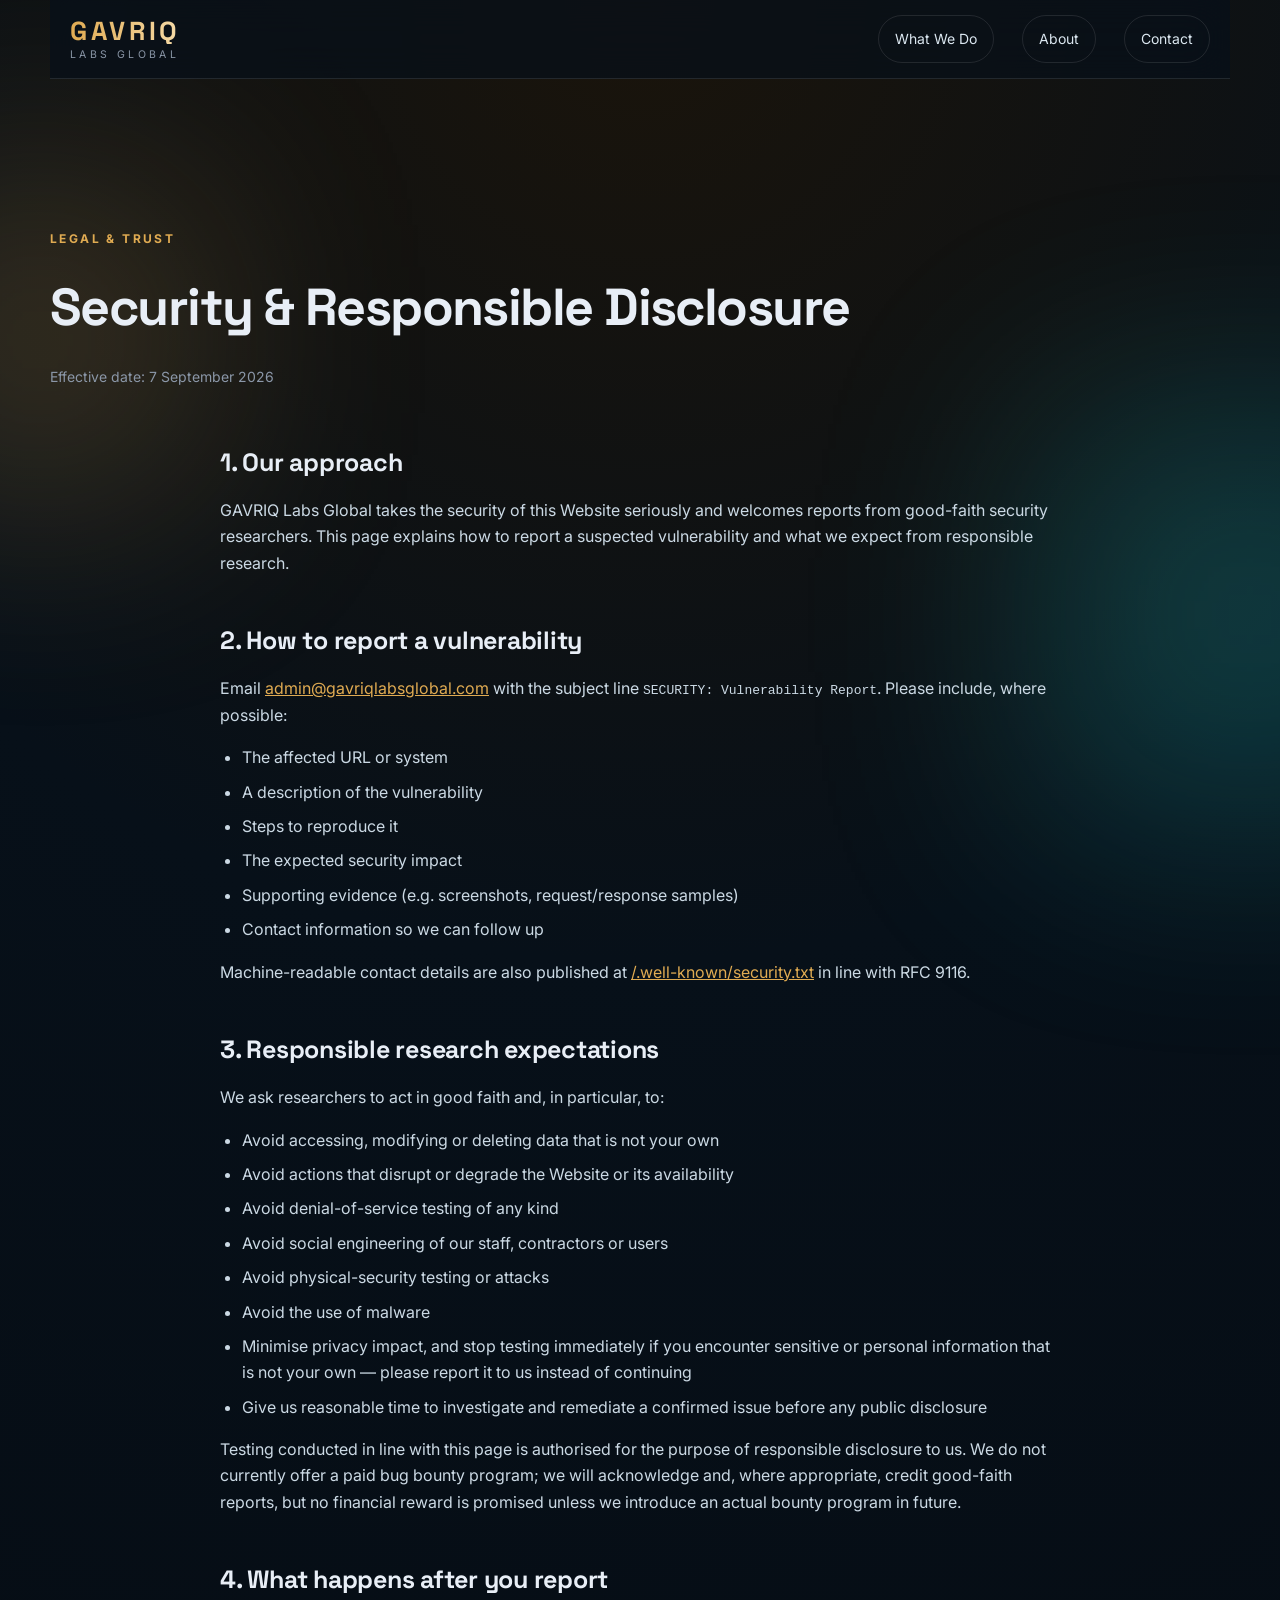
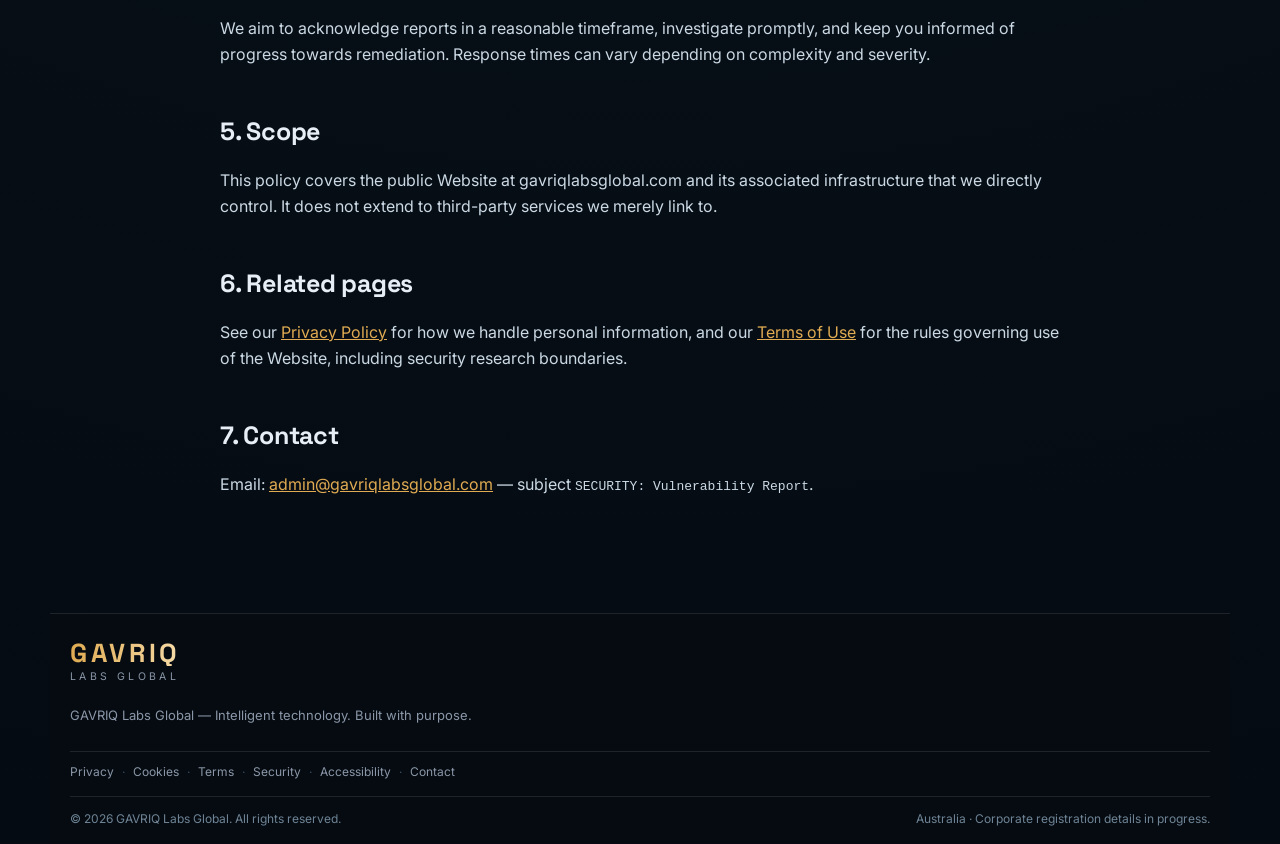
<file: security.html>
<!DOCTYPE html>
<html lang="en">
<head>
  <meta charset="UTF-8" />
  <meta name="viewport" content="width=device-width, initial-scale=1.0" />
  <meta name="description" content="GAVRIQ Labs Global Security & Responsible Disclosure — how to report a security issue and what responsible research looks like." />
  <title>Security &amp; Responsible Disclosure | GAVRIQ Labs Global</title>
  <link rel="canonical" href="https://gavriqlabsglobal.com/security" />
  <meta property="og:type" content="website" />
  <meta property="og:site_name" content="GAVRIQ Labs Global" />
  <meta property="og:title" content="Security &amp; Responsible Disclosure | GAVRIQ Labs Global" />
  <meta property="og:description" content="How to report a security issue and what responsible research looks like." />
  <meta property="og:url" content="https://gavriqlabsglobal.com/security" />
  <meta property="og:image" content="https://gavriqlabsglobal.com/assets/logo.svg" />
  <meta name="twitter:card" content="summary_large_image" />
  <link rel="preconnect" href="https://fonts.googleapis.com">
  <link rel="preconnect" href="https://fonts.gstatic.com" crossorigin>
  <link href="https://fonts.googleapis.com/css2?family=Inter:wght@400;500;600;700;800&family=Space+Grotesk:wght@500;600;700&display=swap" rel="stylesheet">
  <link rel="icon" type="image/svg+xml" href="/assets/logo.svg" />
  <link rel="stylesheet" href="/styles.css" />
</head>
<body>
  <div class="ambient ambient-one"></div>
  <div class="ambient ambient-two"></div>

  <header class="site-header">
    <div class="container nav-wrap">
      <a class="brand" href="/" aria-label="GAVRIQ Labs Global home">
        <span class="brand-copy"><strong>GAVRIQ</strong><small>LABS GLOBAL</small></span>
      </a>
      <button class="menu-toggle" aria-label="Toggle menu" aria-expanded="false">☰</button>
      <nav class="nav-links" aria-label="Primary navigation">
        <a href="/what-we-do">What We Do</a>
        <a href="/about">About</a>
        <a class="nav-cta" href="/contact">Contact</a>
      </nav>
    </div>
  </header>

  <main>
    <section class="policy-hero">
      <div class="container">
        <div class="eyebrow">LEGAL &amp; TRUST</div>
        <h1>Security &amp; Responsible Disclosure</h1>
        <p class="meta">Effective date: 7 September 2026</p>
      </div>
    </section>

    <section class="policy">
      <div class="container">

        <h2>1. Our approach</h2>
        <p>GAVRIQ Labs Global takes the security of this Website seriously and welcomes reports from good-faith security researchers. This page explains how to report a suspected vulnerability and what we expect from responsible research.</p>

        <h2>2. How to report a vulnerability</h2>
        <p>Email <a href="mailto:admin@gavriqlabsglobal.com">admin@gavriqlabsglobal.com</a> with the subject line <code>SECURITY: Vulnerability Report</code>. Please include, where possible:</p>
        <ul>
          <li>The affected URL or system</li>
          <li>A description of the vulnerability</li>
          <li>Steps to reproduce it</li>
          <li>The expected security impact</li>
          <li>Supporting evidence (e.g. screenshots, request/response samples)</li>
          <li>Contact information so we can follow up</li>
        </ul>
        <p>Machine-readable contact details are also published at <a href="/.well-known/security.txt">/.well-known/security.txt</a> in line with RFC 9116.</p>

        <h2>3. Responsible research expectations</h2>
        <p>We ask researchers to act in good faith and, in particular, to:</p>
        <ul>
          <li>Avoid accessing, modifying or deleting data that is not your own</li>
          <li>Avoid actions that disrupt or degrade the Website or its availability</li>
          <li>Avoid denial-of-service testing of any kind</li>
          <li>Avoid social engineering of our staff, contractors or users</li>
          <li>Avoid physical-security testing or attacks</li>
          <li>Avoid the use of malware</li>
          <li>Minimise privacy impact, and stop testing immediately if you encounter sensitive or personal information that is not your own — please report it to us instead of continuing</li>
          <li>Give us reasonable time to investigate and remediate a confirmed issue before any public disclosure</li>
        </ul>
        <p>Testing conducted in line with this page is authorised for the purpose of responsible disclosure to us. We do not currently offer a paid bug bounty program; we will acknowledge and, where appropriate, credit good-faith reports, but no financial reward is promised unless we introduce an actual bounty program in future.</p>

        <h2>4. What happens after you report</h2>
        <p>We aim to acknowledge reports in a reasonable timeframe, investigate promptly, and keep you informed of progress towards remediation. Response times can vary depending on complexity and severity.</p>

        <h2>5. Scope</h2>
        <p>This policy covers the public Website at gavriqlabsglobal.com and its associated infrastructure that we directly control. It does not extend to third-party services we merely link to.</p>

        <h2>6. Related pages</h2>
        <p>See our <a href="/privacy">Privacy Policy</a> for how we handle personal information, and our <a href="/terms">Terms of Use</a> for the rules governing use of the Website, including security research boundaries.</p>

        <h2>7. Contact</h2>
        <p>Email: <a href="mailto:admin@gavriqlabsglobal.com">admin@gavriqlabsglobal.com</a> — subject <code>SECURITY: Vulnerability Report</code>.</p>

      </div>
    </section>
  </main>

  <footer class="site-footer">
    <div class="container footer-grid">
      <div><div class="brand footer-brand"><span class="brand-copy"><strong>GAVRIQ</strong><small>LABS GLOBAL</small></span></div><p>GAVRIQ Labs Global — Intelligent technology. Built with purpose.</p></div>
    </div>
    <div class="container footer-legal-row">
      <nav aria-label="Legal">
        <a href="/privacy">Privacy</a><span aria-hidden="true">·</span>
        <a href="/cookies">Cookies</a><span aria-hidden="true">·</span>
        <a href="/terms">Terms</a><span aria-hidden="true">·</span>
        <a href="/security">Security</a><span aria-hidden="true">·</span>
        <a href="/accessibility">Accessibility</a><span aria-hidden="true">·</span>
        <a href="/contact">Contact</a>
      </nav>
    </div>
    <div class="container footer-bottom">
      <span>© <span id="year"></span> GAVRIQ Labs Global. All rights reserved.</span>
      <span>Australia · Corporate registration details in progress.</span>
    </div>
  </footer>

  <script src="/script.js"></script>
</body>
</html>
</file>
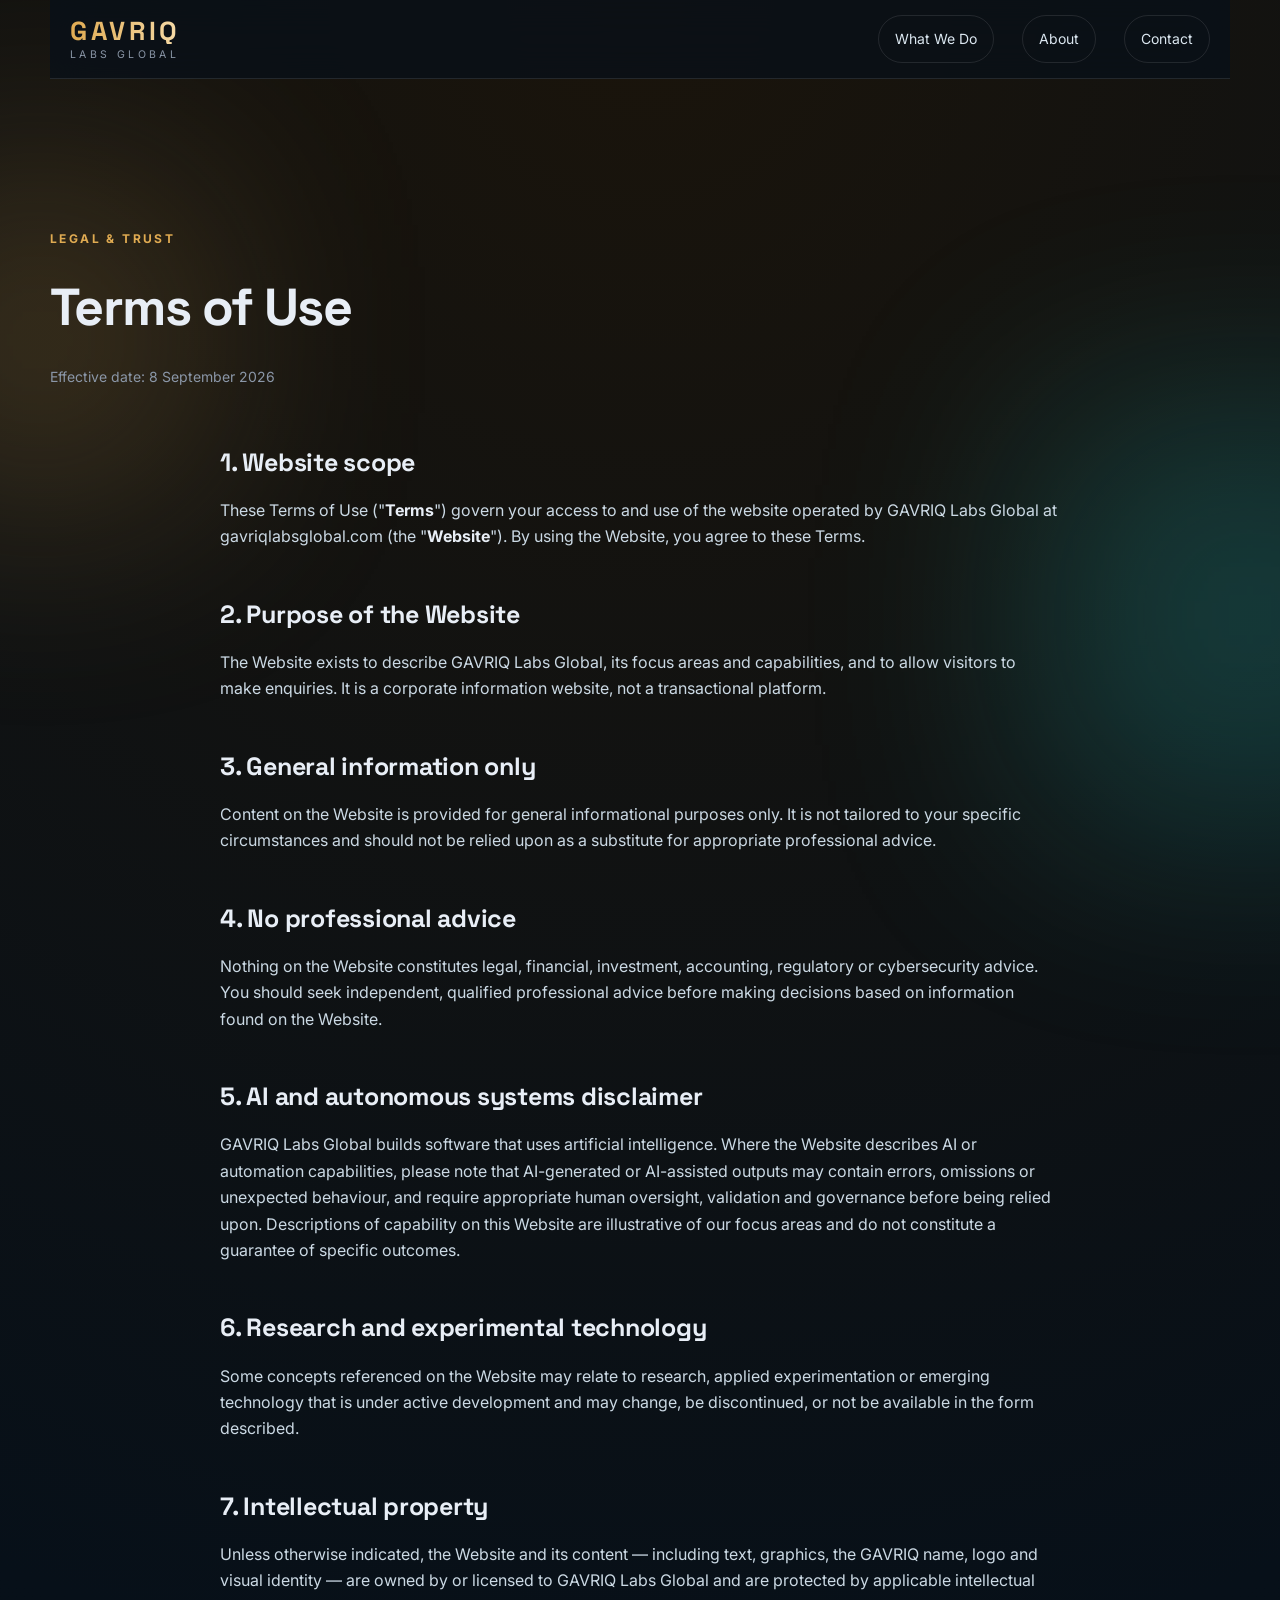
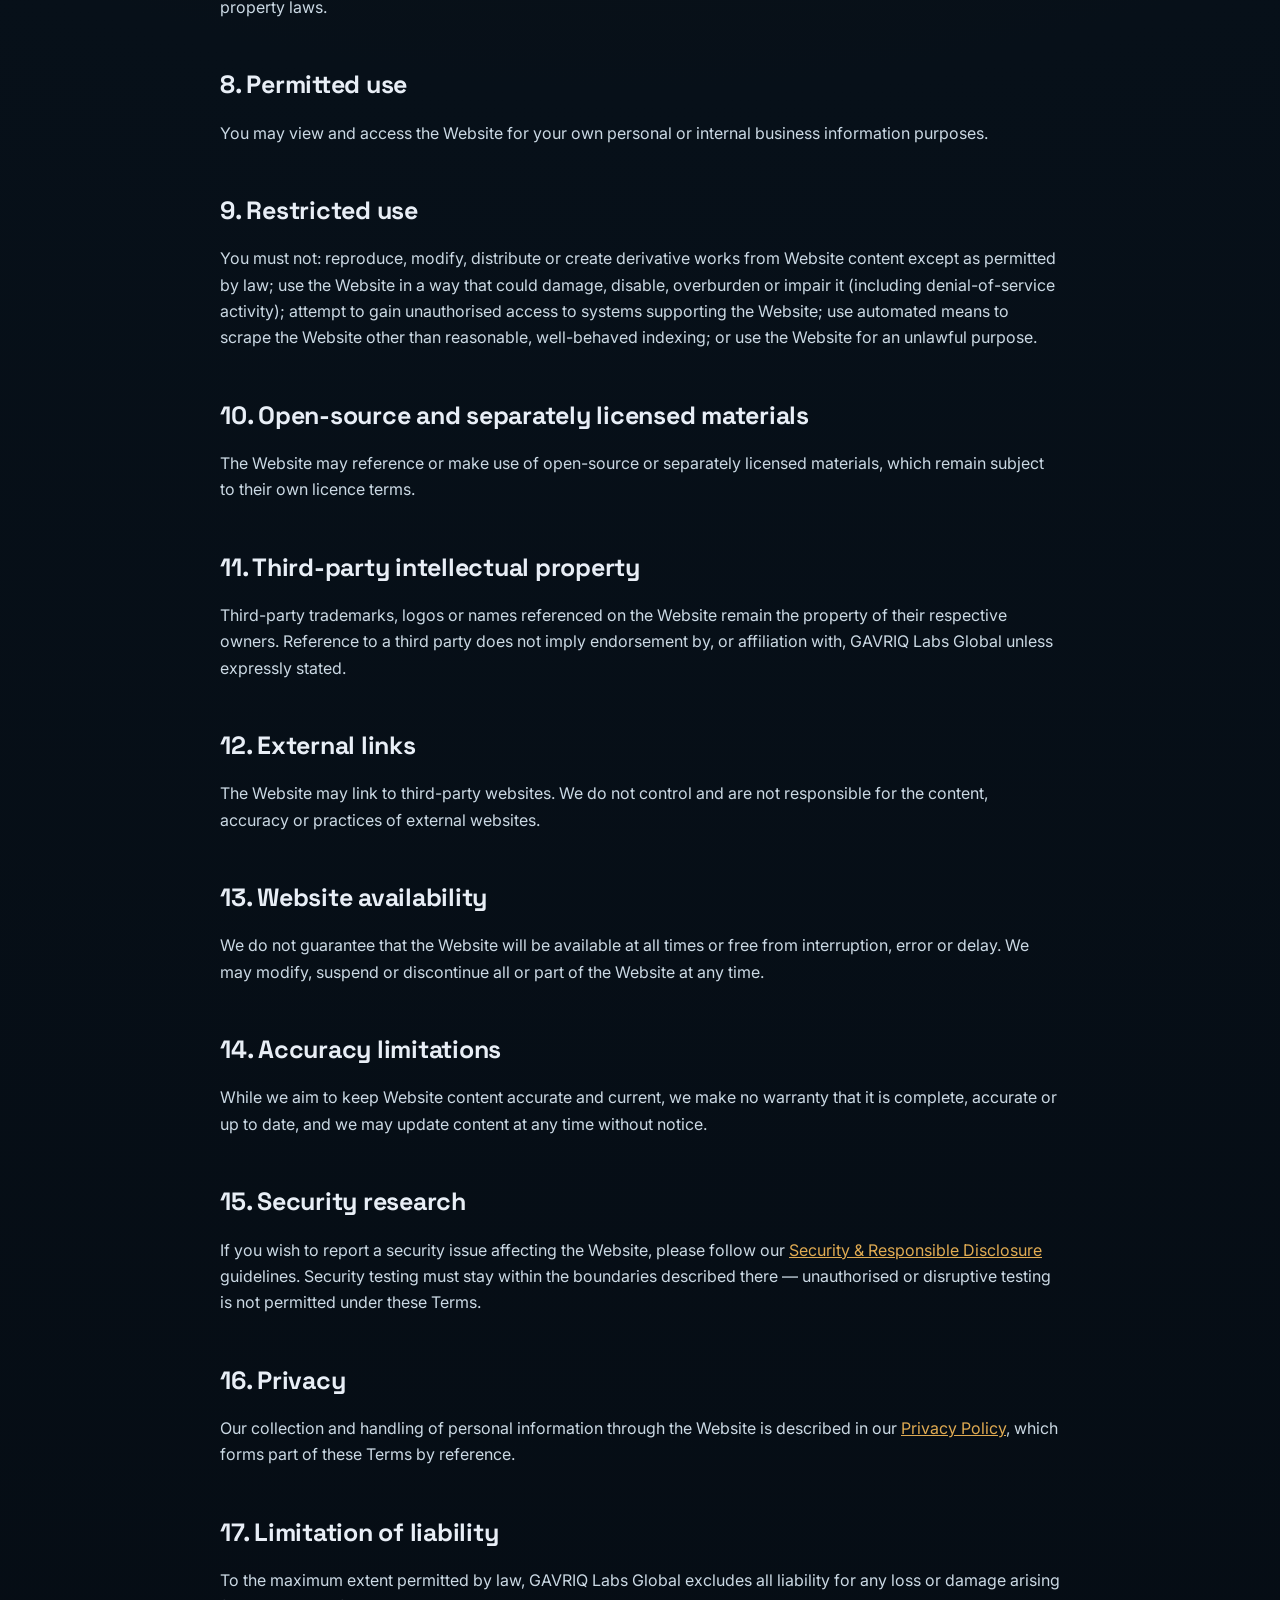
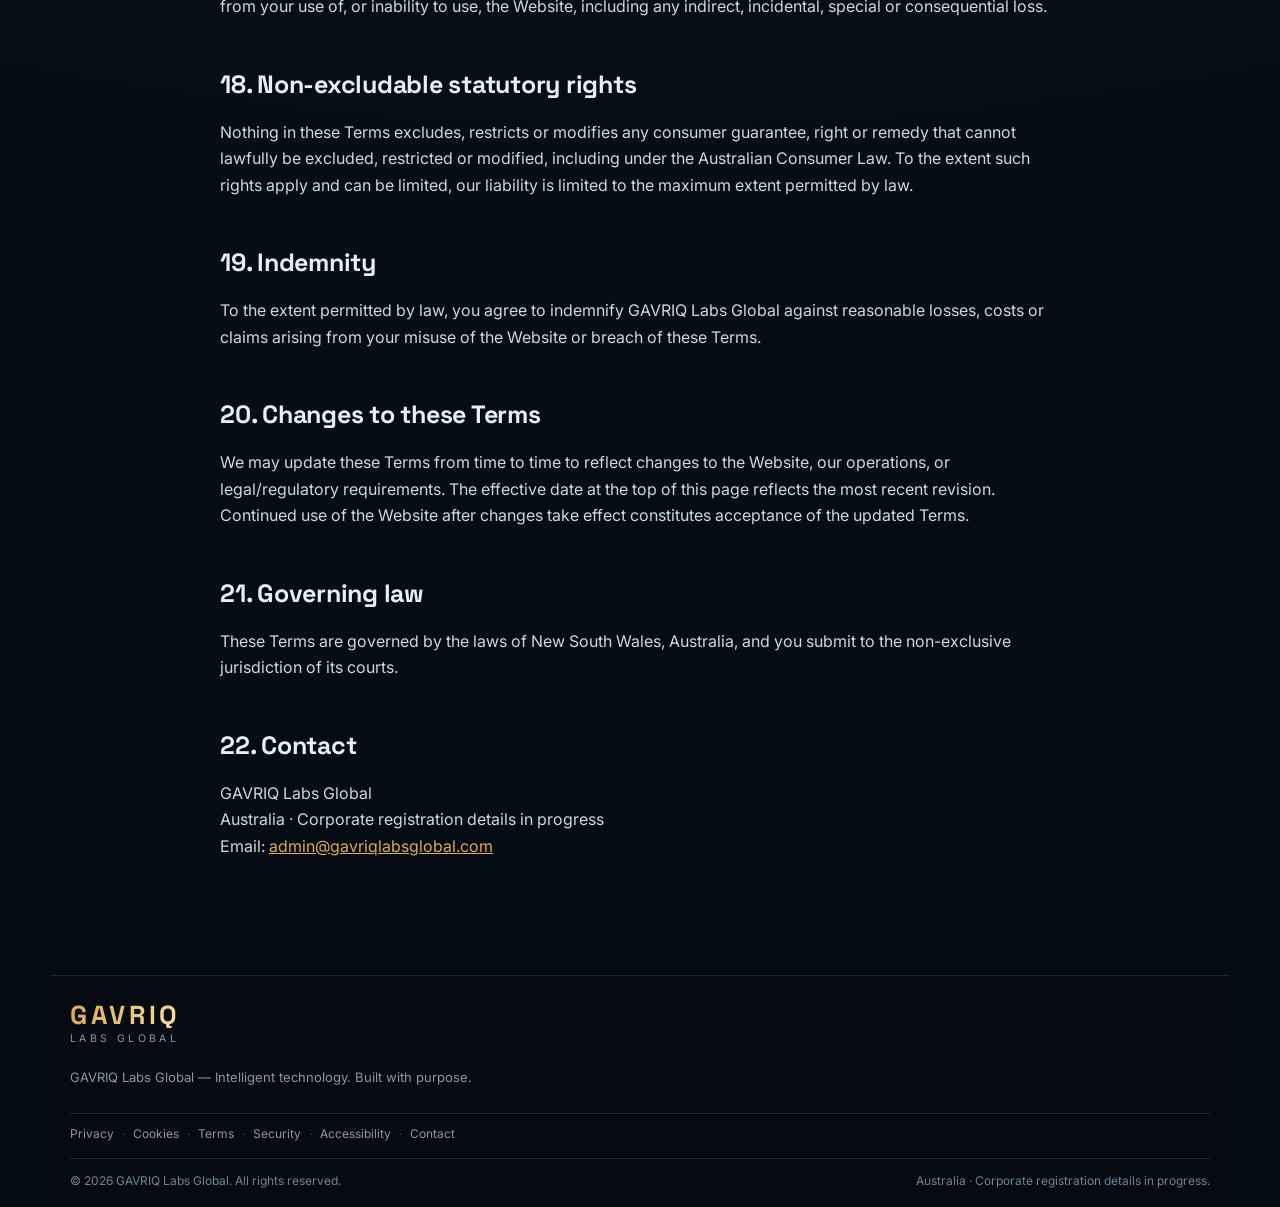
<file: terms.html>
<!DOCTYPE html>
<html lang="en">
<head>
  <meta charset="UTF-8" />
  <meta name="viewport" content="width=device-width, initial-scale=1.0" />
  <meta name="description" content="GAVRIQ Labs Global Terms of Use — the rules that govern use of this website." />
  <title>Terms of Use | GAVRIQ Labs Global</title>
  <link rel="canonical" href="https://gavriqlabsglobal.com/terms" />
  <meta property="og:type" content="website" />
  <meta property="og:site_name" content="GAVRIQ Labs Global" />
  <meta property="og:title" content="Terms of Use | GAVRIQ Labs Global" />
  <meta property="og:description" content="The rules that govern use of the GAVRIQ Labs Global website." />
  <meta property="og:url" content="https://gavriqlabsglobal.com/terms" />
  <meta property="og:image" content="https://gavriqlabsglobal.com/assets/logo.svg" />
  <meta name="twitter:card" content="summary_large_image" />
  <link rel="preconnect" href="https://fonts.googleapis.com">
  <link rel="preconnect" href="https://fonts.gstatic.com" crossorigin>
  <link href="https://fonts.googleapis.com/css2?family=Inter:wght@400;500;600;700;800&family=Space+Grotesk:wght@500;600;700&display=swap" rel="stylesheet">
  <link rel="icon" type="image/svg+xml" href="/assets/logo.svg" />
  <link rel="stylesheet" href="/styles.css" />
</head>
<body>
  <div class="ambient ambient-one"></div>
  <div class="ambient ambient-two"></div>

  <header class="site-header">
    <div class="container nav-wrap">
      <a class="brand" href="/" aria-label="GAVRIQ Labs Global home">
        <span class="brand-copy"><strong>GAVRIQ</strong><small>LABS GLOBAL</small></span>
      </a>
      <button class="menu-toggle" aria-label="Toggle menu" aria-expanded="false">☰</button>
      <nav class="nav-links" aria-label="Primary navigation">
        <a href="/what-we-do">What We Do</a>
        <a href="/about">About</a>
        <a class="nav-cta" href="/contact">Contact</a>
      </nav>
    </div>
  </header>

  <main>
    <section class="policy-hero">
      <div class="container">
        <div class="eyebrow">LEGAL &amp; TRUST</div>
        <h1>Terms of Use</h1>
        <p class="meta">Effective date: 8 September 2026</p>
      </div>
    </section>

    <section class="policy">
      <div class="container">

        <h2>1. Website scope</h2>
        <p>These Terms of Use ("<strong>Terms</strong>") govern your access to and use of the website operated by GAVRIQ Labs Global at gavriqlabsglobal.com (the "<strong>Website</strong>"). By using the Website, you agree to these Terms.</p>

        <h2>2. Purpose of the Website</h2>
        <p>The Website exists to describe GAVRIQ Labs Global, its focus areas and capabilities, and to allow visitors to make enquiries. It is a corporate information website, not a transactional platform.</p>

        <h2>3. General information only</h2>
        <p>Content on the Website is provided for general informational purposes only. It is not tailored to your specific circumstances and should not be relied upon as a substitute for appropriate professional advice.</p>

        <h2>4. No professional advice</h2>
        <p>Nothing on the Website constitutes legal, financial, investment, accounting, regulatory or cybersecurity advice. You should seek independent, qualified professional advice before making decisions based on information found on the Website.</p>

        <h2>5. AI and autonomous systems disclaimer</h2>
        <p>GAVRIQ Labs Global builds software that uses artificial intelligence. Where the Website describes AI or automation capabilities, please note that AI-generated or AI-assisted outputs may contain errors, omissions or unexpected behaviour, and require appropriate human oversight, validation and governance before being relied upon. Descriptions of capability on this Website are illustrative of our focus areas and do not constitute a guarantee of specific outcomes.</p>

        <h2>6. Research and experimental technology</h2>
        <p>Some concepts referenced on the Website may relate to research, applied experimentation or emerging technology that is under active development and may change, be discontinued, or not be available in the form described.</p>

        <h2>7. Intellectual property</h2>
        <p>Unless otherwise indicated, the Website and its content — including text, graphics, the GAVRIQ name, logo and visual identity — are owned by or licensed to GAVRIQ Labs Global and are protected by applicable intellectual property laws.</p>

        <h2>8. Permitted use</h2>
        <p>You may view and access the Website for your own personal or internal business information purposes.</p>

        <h2>9. Restricted use</h2>
        <p>You must not: reproduce, modify, distribute or create derivative works from Website content except as permitted by law; use the Website in a way that could damage, disable, overburden or impair it (including denial-of-service activity); attempt to gain unauthorised access to systems supporting the Website; use automated means to scrape the Website other than reasonable, well-behaved indexing; or use the Website for an unlawful purpose.</p>

        <h2>10. Open-source and separately licensed materials</h2>
        <p>The Website may reference or make use of open-source or separately licensed materials, which remain subject to their own licence terms.</p>

        <h2>11. Third-party intellectual property</h2>
        <p>Third-party trademarks, logos or names referenced on the Website remain the property of their respective owners. Reference to a third party does not imply endorsement by, or affiliation with, GAVRIQ Labs Global unless expressly stated.</p>

        <h2>12. External links</h2>
        <p>The Website may link to third-party websites. We do not control and are not responsible for the content, accuracy or practices of external websites.</p>

        <h2>13. Website availability</h2>
        <p>We do not guarantee that the Website will be available at all times or free from interruption, error or delay. We may modify, suspend or discontinue all or part of the Website at any time.</p>

        <h2>14. Accuracy limitations</h2>
        <p>While we aim to keep Website content accurate and current, we make no warranty that it is complete, accurate or up to date, and we may update content at any time without notice.</p>

        <h2>15. Security research</h2>
        <p>If you wish to report a security issue affecting the Website, please follow our <a href="/security">Security &amp; Responsible Disclosure</a> guidelines. Security testing must stay within the boundaries described there — unauthorised or disruptive testing is not permitted under these Terms.</p>

        <h2>16. Privacy</h2>
        <p>Our collection and handling of personal information through the Website is described in our <a href="/privacy">Privacy Policy</a>, which forms part of these Terms by reference.</p>

        <h2>17. Limitation of liability</h2>
        <p>To the maximum extent permitted by law, GAVRIQ Labs Global excludes all liability for any loss or damage arising from your use of, or inability to use, the Website, including any indirect, incidental, special or consequential loss.</p>

        <h2>18. Non-excludable statutory rights</h2>
        <p>Nothing in these Terms excludes, restricts or modifies any consumer guarantee, right or remedy that cannot lawfully be excluded, restricted or modified, including under the Australian Consumer Law. To the extent such rights apply and can be limited, our liability is limited to the maximum extent permitted by law.</p>

        <h2>19. Indemnity</h2>
        <p>To the extent permitted by law, you agree to indemnify GAVRIQ Labs Global against reasonable losses, costs or claims arising from your misuse of the Website or breach of these Terms.</p>

        <h2>20. Changes to these Terms</h2>
        <p>We may update these Terms from time to time to reflect changes to the Website, our operations, or legal/regulatory requirements. The effective date at the top of this page reflects the most recent revision. Continued use of the Website after changes take effect constitutes acceptance of the updated Terms.</p>

        <h2>21. Governing law</h2>
        <p>These Terms are governed by the laws of New South Wales, Australia, and you submit to the non-exclusive jurisdiction of its courts.</p>

        <h2>22. Contact</h2>
        <p>GAVRIQ Labs Global<br>Australia · Corporate registration details in progress<br>Email: <a href="mailto:admin@gavriqlabsglobal.com">admin@gavriqlabsglobal.com</a></p>

      </div>
    </section>
  </main>

  <footer class="site-footer">
    <div class="container footer-grid">
      <div><div class="brand footer-brand"><span class="brand-copy"><strong>GAVRIQ</strong><small>LABS GLOBAL</small></span></div><p>GAVRIQ Labs Global — Intelligent technology. Built with purpose.</p></div>
    </div>
    <div class="container footer-legal-row">
      <nav aria-label="Legal">
        <a href="/privacy">Privacy</a><span aria-hidden="true">·</span>
        <a href="/cookies">Cookies</a><span aria-hidden="true">·</span>
        <a href="/terms">Terms</a><span aria-hidden="true">·</span>
        <a href="/security">Security</a><span aria-hidden="true">·</span>
        <a href="/accessibility">Accessibility</a><span aria-hidden="true">·</span>
        <a href="/contact">Contact</a>
      </nav>
    </div>
    <div class="container footer-bottom">
      <span>© <span id="year"></span> GAVRIQ Labs Global. All rights reserved.</span>
      <span>Australia · Corporate registration details in progress.</span>
    </div>
  </footer>

  <script src="/script.js"></script>
</body>
</html>
</file>
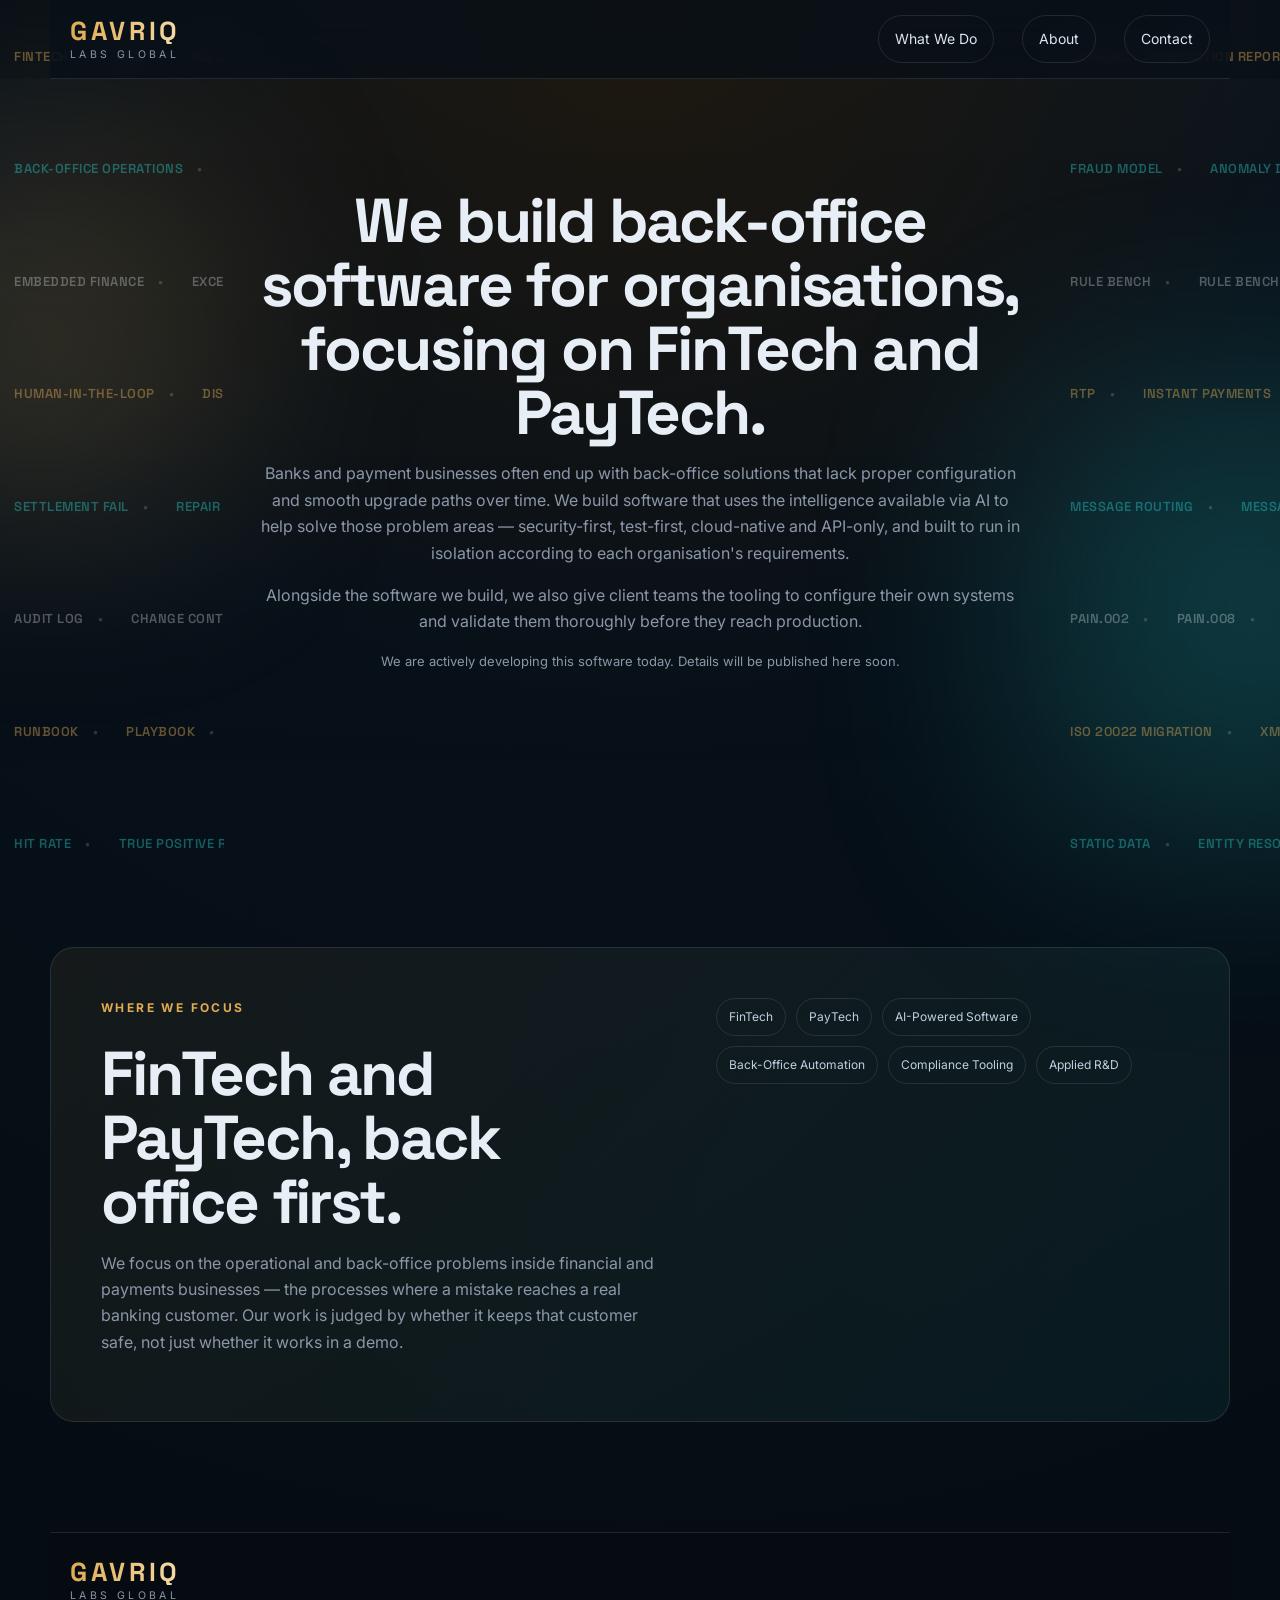
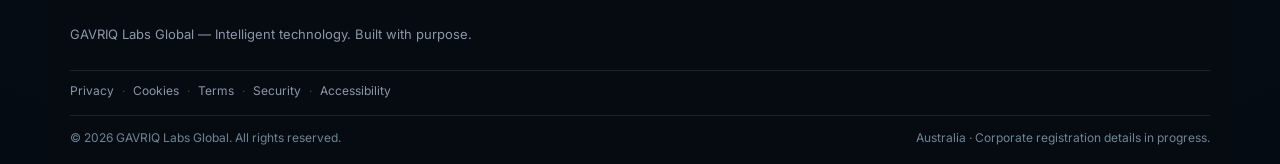
<file: what-we-do.html>
<!DOCTYPE html>
<html lang="en">
<head>
  <meta charset="UTF-8" />
  <meta name="viewport" content="width=device-width, initial-scale=1.0" />
  <meta name="description" content="GAVRIQ Labs builds back-office software for FinTech and PayTech, plus the tooling to help client teams build and validate production-ready systems." />
  <title>What We Do | GAVRIQ Labs Global</title>
  <link rel="canonical" href="https://gavriqlabsglobal.com/what-we-do" />
  <meta property="og:type" content="website" />
  <meta property="og:site_name" content="GAVRIQ Labs Global" />
  <meta property="og:title" content="What We Do | GAVRIQ Labs Global" />
  <meta property="og:description" content="GAVRIQ Labs builds back-office software for organisations, focusing on FinTech and PayTech, plus the tooling to help client teams build, test and configure their own production-ready systems." />
  <meta property="og:url" content="https://gavriqlabsglobal.com/what-we-do" />
  <meta property="og:image" content="https://gavriqlabsglobal.com/assets/logo.svg" />
  <meta name="twitter:card" content="summary_large_image" />
  <link rel="preconnect" href="https://fonts.googleapis.com">
  <link rel="preconnect" href="https://fonts.gstatic.com" crossorigin>
  <link href="https://fonts.googleapis.com/css2?family=Inter:wght@400;500;600;700;800&family=Space+Grotesk:wght@500;600;700&display=swap" rel="stylesheet">
  <link rel="icon" type="image/svg+xml" href="/assets/logo.svg" />
  <link rel="stylesheet" href="/styles.css" />
</head>
<body>
  <div class="ambient ambient-one"></div>
  <div class="ambient ambient-two"></div>

<div class="word-rail word-rail-left" aria-hidden="true">
        <div class="rail-line rail-left"><div class="rail-line-track"><span>FinTech</span><span>AML</span><span>ISO 20022</span><span>Fraud Detection</span><span>Payment Schemes</span><span>Compliance</span><span>Sanctions Screening</span><span>Reconciliation</span><span>Real-Time Payments</span><span>KYC</span><span>Regulatory Reporting</span><span>Open Banking</span><span>Settlement</span><span>PayTech</span><span>Transaction Monitoring</span><span>SEPA</span><span>FinTech</span><span>AML</span><span>ISO 20022</span><span>Fraud Detection</span><span>Payment Schemes</span><span>Compliance</span><span>Sanctions Screening</span><span>Reconciliation</span><span>Real-Time Payments</span><span>KYC</span><span>Regulatory Reporting</span><span>Open Banking</span><span>Settlement</span><span>PayTech</span><span>Transaction Monitoring</span><span>SEPA</span></div></div>
        <div class="rail-line rail-right"><div class="rail-line-track"><span>Back-Office Operations</span><span>RTGS</span><span>Fraud Reduction</span><span>Messaging Standards</span><span>Clearing</span><span>PSD2</span><span>Financial Crime</span><span>Faster Payments</span><span>Card Processing</span><span>Watchlist Screening</span><span>RegTech</span><span>ISO 8583</span><span>KYB</span><span>Straight-Through Processing</span><span>Digital Wallets</span><span>Case Management</span><span>Back-Office Operations</span><span>RTGS</span><span>Fraud Reduction</span><span>Messaging Standards</span><span>Clearing</span><span>PSD2</span><span>Financial Crime</span><span>Faster Payments</span><span>Card Processing</span><span>Watchlist Screening</span><span>RegTech</span><span>ISO 8583</span><span>KYB</span><span>Straight-Through Processing</span><span>Digital Wallets</span><span>Case Management</span></div></div>
        <div class="rail-line rail-left"><div class="rail-line-track"><span>Embedded Finance</span><span>Exception Handling</span><span>AFC</span><span>Chargebacks</span><span>Audit Trail</span><span>PEP Screening</span><span>CDD</span><span>EDD</span><span>Security-First</span><span>Test-First</span><span>Cloud-Native</span><span>API-Only</span><span>Configuration Management</span><span>Operational Risk</span><span>Model Risk Management</span><span>Intelligent Automation</span><span>Embedded Finance</span><span>Exception Handling</span><span>AFC</span><span>Chargebacks</span><span>Audit Trail</span><span>PEP Screening</span><span>CDD</span><span>EDD</span><span>Security-First</span><span>Test-First</span><span>Cloud-Native</span><span>API-Only</span><span>Configuration Management</span><span>Operational Risk</span><span>Model Risk Management</span><span>Intelligent Automation</span></div></div>
        <div class="rail-line rail-right"><div class="rail-line-track"><span>Human-in-the-Loop</span><span>Dispute Management</span><span>Back office</span><span>middle office</span><span>front office</span><span>STP</span><span>exception queue</span><span>break resolution</span><span>nostro reconciliation</span><span>vostro account</span><span>cut-off time</span><span>batch processing</span><span>end of day</span><span>EOD</span><span>intraday processing</span><span>trade break</span><span>Human-in-the-Loop</span><span>Dispute Management</span><span>Back office</span><span>middle office</span><span>front office</span><span>STP</span><span>exception queue</span><span>break resolution</span><span>nostro reconciliation</span><span>vostro account</span><span>cut-off time</span><span>batch processing</span><span>end of day</span><span>EOD</span><span>intraday processing</span><span>trade break</span></div></div>
        <div class="rail-line rail-left"><div class="rail-line-track"><span>settlement fail</span><span>repair queue</span><span>manual repair</span><span>queue management</span><span>ticket triage</span><span>incident management</span><span>root cause analysis</span><span>SLA breach</span><span>turnaround time</span><span>TAT</span><span>escalation matrix</span><span>workflow routing</span><span>dual control</span><span>four-eyes principle</span><span>maker-checker</span><span>segregation of duties</span><span>settlement fail</span><span>repair queue</span><span>manual repair</span><span>queue management</span><span>ticket triage</span><span>incident management</span><span>root cause analysis</span><span>SLA breach</span><span>turnaround time</span><span>TAT</span><span>escalation matrix</span><span>workflow routing</span><span>dual control</span><span>four-eyes principle</span><span>maker-checker</span><span>segregation of duties</span></div></div>
        <div class="rail-line rail-right"><div class="rail-line-track"><span>audit log</span><span>change control</span><span>release management</span><span>UAT</span><span>user acceptance testing</span><span>regression testing</span><span>smoke testing</span><span>test data management</span><span>test harness</span><span>defect triage</span><span>ticket backlog</span><span>production support</span><span>L1 support</span><span>L2 support</span><span>L3 support</span><span>on-call rotation</span><span>audit log</span><span>change control</span><span>release management</span><span>UAT</span><span>user acceptance testing</span><span>regression testing</span><span>smoke testing</span><span>test data management</span><span>test harness</span><span>defect triage</span><span>ticket backlog</span><span>production support</span><span>L1 support</span><span>L2 support</span><span>L3 support</span><span>on-call rotation</span></div></div>
        <div class="rail-line rail-left"><div class="rail-line-track"><span>runbook</span><span>playbook</span><span>incident bridge</span><span>war room</span><span>post-mortem</span><span>RCA report</span><span>OFAC</span><span>SDN list</span><span>adverse media screening</span><span>name matching</span><span>fuzzy matching</span><span>false positive</span><span>false negative</span><span>alert disposition</span><span>alert triage</span><span>alert fatigue</span><span>runbook</span><span>playbook</span><span>incident bridge</span><span>war room</span><span>post-mortem</span><span>RCA report</span><span>OFAC</span><span>SDN list</span><span>adverse media screening</span><span>name matching</span><span>fuzzy matching</span><span>false positive</span><span>false negative</span><span>alert disposition</span><span>alert triage</span><span>alert fatigue</span></div></div>
        <div class="rail-line rail-right"><div class="rail-line-track"><span>hit rate</span><span>true positive rate</span><span>tuning</span><span>threshold tuning</span><span>list management</span><span>denied party list</span><span>EU sanctions list</span><span>UN consolidated list</span><span>embargo checking</span><span>sanctions evasion</span><span>typology</span><span>red flag indicator</span><span>suspicious activity report</span><span>SAR filing</span><span>CTR</span><span>hit rate</span><span>true positive rate</span><span>tuning</span><span>threshold tuning</span><span>list management</span><span>denied party list</span><span>EU sanctions list</span><span>UN consolidated list</span><span>embargo checking</span><span>sanctions evasion</span><span>typology</span><span>red flag indicator</span><span>suspicious activity report</span><span>SAR filing</span><span>CTR</span></div></div>
      </div>
      <div class="word-rail word-rail-right" aria-hidden="true">
        <div class="rail-line rail-left"><div class="rail-line-track"><span>currency transaction report</span><span>customer risk rating</span><span>beneficial ownership</span><span>ultimate beneficial owner</span><span>UBO</span><span>scenario tuning</span><span>look-back review</span><span>remediation</span><span>backlog clearance</span><span>case disposition</span><span>quality assurance review</span><span>QA sampling</span><span>model validation</span><span>model governance</span><span>Fraud screening</span><span>fraud scoring</span><span>currency transaction report</span><span>customer risk rating</span><span>beneficial ownership</span><span>ultimate beneficial owner</span><span>UBO</span><span>scenario tuning</span><span>look-back review</span><span>remediation</span><span>backlog clearance</span><span>case disposition</span><span>quality assurance review</span><span>QA sampling</span><span>model validation</span><span>model governance</span><span>Fraud screening</span><span>fraud scoring</span></div></div>
        <div class="rail-line rail-right"><div class="rail-line-track"><span>fraud model</span><span>anomaly detection</span><span>behavioral analytics</span><span>device fingerprinting</span><span>velocity check</span><span>mule account detection</span><span>account takeover</span><span>ATO</span><span>first-party fraud</span><span>third-party fraud</span><span>synthetic identity fraud</span><span>chargeback</span><span>fraud case queue</span><span>fraud analyst</span><span>real-time decisioning</span><span>rules engine</span><span>fraud model</span><span>anomaly detection</span><span>behavioral analytics</span><span>device fingerprinting</span><span>velocity check</span><span>mule account detection</span><span>account takeover</span><span>ATO</span><span>first-party fraud</span><span>third-party fraud</span><span>synthetic identity fraud</span><span>chargeback</span><span>fraud case queue</span><span>fraud analyst</span><span>real-time decisioning</span><span>rules engine</span></div></div>
        <div class="rail-line rail-left"><div class="rail-line-track"><span>rule bench</span><span>rule bench design</span><span>rule authoring</span><span>rule versioning</span><span>rule simulation</span><span>rule backtesting</span><span>decision tree</span><span>scorecard</span><span>risk scoring</span><span>fraud loss rate</span><span>chargeback ratio</span><span>Payment rail</span><span>payment scheme</span><span>real-time gross settlement</span><span>near real time processing</span><span>NRT</span><span>rule bench</span><span>rule bench design</span><span>rule authoring</span><span>rule versioning</span><span>rule simulation</span><span>rule backtesting</span><span>decision tree</span><span>scorecard</span><span>risk scoring</span><span>fraud loss rate</span><span>chargeback ratio</span><span>Payment rail</span><span>payment scheme</span><span>real-time gross settlement</span><span>near real time processing</span><span>NRT</span></div></div>
        <div class="rail-line rail-right"><div class="rail-line-track"><span>RTP</span><span>instant payments</span><span>ACH</span><span>SEPA Instant</span><span>Fedwire</span><span>CHIPS</span><span>SWIFT</span><span>SWIFT gpi</span><span>correspondent banking</span><span>nostro</span><span>vostro</span><span>clearing house</span><span>net settlement</span><span>gross settlement</span><span>liquidity management</span><span>intraday liquidity</span><span>RTP</span><span>instant payments</span><span>ACH</span><span>SEPA Instant</span><span>Fedwire</span><span>CHIPS</span><span>SWIFT</span><span>SWIFT gpi</span><span>correspondent banking</span><span>nostro</span><span>vostro</span><span>clearing house</span><span>net settlement</span><span>gross settlement</span><span>liquidity management</span><span>intraday liquidity</span></div></div>
        <div class="rail-line rail-left"><div class="rail-line-track"><span>message routing</span><span>message translation</span><span>message transformation</span><span>message validation</span><span>schema validation</span><span>field mapping</span><span>message repair</span><span>NAK</span><span>ACK</span><span>positive acknowledgment</span><span>negative acknowledgment</span><span>pacs.008</span><span>pacs.002</span><span>pacs.004</span><span>pacs.009</span><span>pain.001</span><span>message routing</span><span>message translation</span><span>message transformation</span><span>message validation</span><span>schema validation</span><span>field mapping</span><span>message repair</span><span>NAK</span><span>ACK</span><span>positive acknowledgment</span><span>negative acknowledgment</span><span>pacs.008</span><span>pacs.002</span><span>pacs.004</span><span>pacs.009</span><span>pain.001</span></div></div>
        <div class="rail-line rail-right"><div class="rail-line-track"><span>pain.002</span><span>pain.008</span><span>camt.053</span><span>camt.052</span><span>camt.054</span><span>camt.056</span><span>camt.029</span><span>camt.086</span><span>acmt</span><span>remt.001</span><span>head.001</span><span>MT103</span><span>MT202</span><span>MT202COV</span><span>MT940</span><span>MT950</span><span>pain.002</span><span>pain.008</span><span>camt.053</span><span>camt.052</span><span>camt.054</span><span>camt.056</span><span>camt.029</span><span>camt.086</span><span>acmt</span><span>remt.001</span><span>head.001</span><span>MT103</span><span>MT202</span><span>MT202COV</span><span>MT940</span><span>MT950</span></div></div>
        <div class="rail-line rail-left"><div class="rail-line-track"><span>ISO 20022 migration</span><span>XML schema</span><span>XSD</span><span>message definition report</span><span>MDR</span><span>business area</span><span>compliance monitoring</span><span>anti-money laundering</span><span>CFT</span><span>counter-terrorist financing</span><span>risk and compliance</span><span>control framework</span><span>data lineage</span><span>data quality</span><span>golden source</span><span>reference data</span><span>ISO 20022 migration</span><span>XML schema</span><span>XSD</span><span>message definition report</span><span>MDR</span><span>business area</span><span>compliance monitoring</span><span>anti-money laundering</span><span>CFT</span><span>counter-terrorist financing</span><span>risk and compliance</span><span>control framework</span><span>data lineage</span><span>data quality</span><span>golden source</span><span>reference data</span></div></div>
        <div class="rail-line rail-right"><div class="rail-line-track"><span>static data</span><span>entity resolution</span><span>data reconciliation</span><span>exception dashboard</span><span>control tower</span><span>ops dashboard</span><span>real-time monitoring</span><span>alert dashboard</span><span>throughput metrics</span><span>volume spike</span><span>capacity planning</span><span>disaster recovery</span><span>business continuity</span><span>failover</span><span>resiliency testing</span><span>static data</span><span>entity resolution</span><span>data reconciliation</span><span>exception dashboard</span><span>control tower</span><span>ops dashboard</span><span>real-time monitoring</span><span>alert dashboard</span><span>throughput metrics</span><span>volume spike</span><span>capacity planning</span><span>disaster recovery</span><span>business continuity</span><span>failover</span><span>resiliency testing</span></div></div>
      </div>

  <header class="site-header">
    <div class="container nav-wrap">
      <a class="brand" href="/" aria-label="GAVRIQ Labs Global home">
        <span class="brand-copy"><strong>GAVRIQ</strong><small>LABS GLOBAL</small></span>
      </a>
      <button class="menu-toggle" aria-label="Toggle menu" aria-expanded="false">☰</button>
      <nav class="nav-links" aria-label="Primary navigation">
        <a href="/what-we-do">What We Do</a>
        <a href="/about">About</a>
        <a class="nav-cta" href="/contact">Contact</a>
      </nav>
    </div>
  </header>

  <main>
    <section id="capabilities" class="section capabilities">
      <div class="container">
        <div class="section-heading centered reveal">
          <h1>We build back-office software for organisations, focusing on FinTech and PayTech.</h1>
          <p>Banks and payment businesses often end up with back-office solutions that lack proper configuration and smooth upgrade paths over time. We build software that uses the intelligence available via AI to help solve those problem areas — security-first, test-first, cloud-native and API-only, and built to run in isolation according to each organisation's requirements.</p>
          <p>Alongside the software we build, we also give client teams the tooling to configure their own systems and validate them thoroughly before they reach production.</p>
          <p class="note">We are actively developing this software today. Details will be published here soon.</p>
        </div>
      </div>
    </section>

    <section class="section future">
      <div class="container future-card reveal">
        <div>
          <div class="eyebrow">WHERE WE FOCUS</div>
          <h2>FinTech and PayTech, back office first.</h2>
          <p>We focus on the operational and back-office problems inside financial and payments businesses — the processes where a mistake reaches a real banking customer. Our work is judged by whether it keeps that customer safe, not just whether it works in a demo.</p>
        </div>
        <div class="future-tags"><span>FinTech</span><span>PayTech</span><span>AI-Powered Software</span><span>Back-Office Automation</span><span>Compliance Tooling</span><span>Applied R&amp;D</span></div>
      </div>
    </section>
  </main>

  <footer class="site-footer">
    <div class="container footer-grid">
      <div><div class="brand footer-brand"><span class="brand-copy"><strong>GAVRIQ</strong><small>LABS GLOBAL</small></span></div><p>GAVRIQ Labs Global — Intelligent technology. Built with purpose.</p></div>
    </div>
    <div class="container footer-legal-row">
      <nav aria-label="Legal">
        <a href="/privacy">Privacy</a><span aria-hidden="true">·</span>
        <a href="/cookies">Cookies</a><span aria-hidden="true">·</span>
        <a href="/terms">Terms</a><span aria-hidden="true">·</span>
        <a href="/security">Security</a><span aria-hidden="true">·</span>
        <a href="/accessibility">Accessibility</a>
      </nav>
    </div>
    <div class="container footer-bottom">
      <span>© <span id="year">2026</span> GAVRIQ Labs Global. All rights reserved.</span>
      <span>Australia · Corporate registration details in progress.</span>
    </div>
  </footer>

  <script src="/script.js"></script>
</body>
</html>
</file>
<file: styles.css>
:root{--bg:#0a0d13;--bg2:#0c1420;--panel:#111823;--line:rgba(255,255,255,.10);--text:#e8eef6;--muted:#8b97a8;--accent:#e0ab52;--accent2:#2ad4d0;--max:1180px}*{box-sizing:border-box}html{scroll-behavior:smooth;scroll-padding-top:78px}body{margin:0;font-family:Inter,system-ui,sans-serif;background:radial-gradient(circle at top,#1a140b 0,#071019 38%,#050b12 100%);color:var(--text);line-height:1.65;overflow-x:hidden}.container{width:min(calc(100% - 40px),var(--max));margin:auto}.section{padding:110px 0}.section-sm{padding:30px 0 80px}.site-header{position:sticky;top:0;z-index:40;width:min(calc(100% - 40px),1180px);margin:0 auto;background:rgba(7,16,25,.72);backdrop-filter:blur(18px);border-bottom:1px solid var(--line)}.nav-wrap{display:flex;align-items:center;justify-content:space-between;min-height:78px}.brand{display:flex;align-items:center;gap:12px;text-decoration:none;color:var(--text)}.brand-mark{display:block;width:42px;height:42px;border:1px solid rgba(224,171,82,.45);border-radius:13px;object-fit:cover;background:linear-gradient(145deg,rgba(224,171,82,.20),rgba(42,212,208,.10))}.brand-copy{display:flex;flex-direction:column;line-height:1}.brand-copy strong{font-family:"Space Grotesk";letter-spacing:.14em;font-size:26px;background:linear-gradient(90deg,var(--accent),#f6dba8);-webkit-background-clip:text;background-clip:text;color:transparent}.brand-copy small{margin-top:6px;color:var(--muted);letter-spacing:.32em;font-size:10.5px}.nav-links{display:flex;align-items:center;gap:28px}.nav-links a{color:#dbe7f0;text-decoration:none;font-size:14px;padding:11px 16px;border:1px solid var(--line);border-radius:999px}.nav-links a:hover{color:var(--accent)}.nav-cta{padding:11px 16px;border:1px solid var(--line);border-radius:999px}.menu-toggle{display:none;background:none;border:0;color:white;font-size:24px}.hero{padding-top:105px;min-height:86vh;display:flex;align-items:center}.hero-grid{display:grid;grid-template-columns:1.08fr .92fr;gap:70px;align-items:center}.eyebrow{font-size:12px;font-weight:700;letter-spacing:.2em;color:var(--accent);margin-bottom:24px}.hero h1,.section-heading h1,.section-heading h2,.story-copy h2,.future h2{font-family:"Space Grotesk";line-height:1.03;margin:0}.hero h1{font-size:clamp(52px,7vw,92px);letter-spacing:-.045em}.hero h1 span{background:linear-gradient(90deg,var(--accent),#f6dba8);-webkit-background-clip:text;color:transparent}.hero-lead{max-width:690px;font-size:20px;color:var(--muted);margin:30px 0}.hero-actions{display:flex;gap:14px;flex-wrap:wrap}.btn{display:inline-flex;align-items:center;justify-content:center;padding:15px 20px;border-radius:12px;text-decoration:none;font-weight:700;border:1px solid transparent;cursor:pointer;font:inherit}.btn-primary{background:linear-gradient(135deg,var(--accent),#f0c67e);color:#061019}.btn-secondary{border-color:var(--line);color:white;background:rgba(255,255,255,.025)}.trust-strip{display:flex;flex-wrap:wrap;gap:10px;margin-top:35px}.trust-strip span,.future-tags span{padding:8px 12px;border:1px solid var(--line);border-radius:999px;color:#bfd0df;font-size:12px}.hero-visual{position:relative;min-height:560px}.orb-main{position:absolute;inset:80px 55px auto auto;width:360px;height:360px;border-radius:50%;display:grid;place-items:center;background:radial-gradient(circle at 35% 30%,rgba(224,171,82,.28),rgba(42,212,208,.10) 40%,rgba(7,16,25,.2) 65%);box-shadow:0 0 110px rgba(224,171,82,.12)}.orb-core{width:124px;height:124px;border-radius:32px;display:grid;place-items:center;font-family:"Space Grotesk";font-weight:700;font-size:76px;background:linear-gradient(145deg,rgba(224,171,82,.23),rgba(42,212,208,.12));border:1px solid rgba(224,171,82,.4);overflow:hidden}.orb-core img{width:100%;height:100%;object-fit:cover}.ring{position:absolute;border-radius:50%;border:1px solid rgba(224,171,82,.20)}.ring-a{inset:25px}.ring-b{inset:-35px}.ring-c{inset:-92px;border-color:rgba(42,212,208,.12)}.floating-card{position:absolute;width:180px;padding:16px;border:1px solid var(--line);border-radius:15px;background:rgba(14,28,42,.82);backdrop-filter:blur(14px);box-shadow:0 20px 50px rgba(0,0,0,.25)}.floating-card span{display:block;color:var(--accent);font-size:11px;margin-bottom:5px}.floating-card strong{display:block;font-family:"Space Grotesk"}.floating-card small{color:var(--muted)}.card-one{top:30px;left:0}.card-two{right:0;bottom:80px}.card-three{left:40px;bottom:0}.statement-card{border:1px solid var(--line);background:linear-gradient(100deg,rgba(224,171,82,.08),rgba(42,212,208,.04));padding:36px 42px;border-radius:22px}.statement-card p{font-size:clamp(22px,3vw,34px);line-height:1.35;margin:0;font-family:"Space Grotesk"}.split-grid,.brand-grid,.contact-grid{display:grid;grid-template-columns:1fr 1fr;gap:80px}.section-heading h1,.section-heading h2,.story-copy h2,.future h2{font-size:clamp(40px,5vw,62px);letter-spacing:-.035em}.section-heading p,.about-copy p,.story-copy p,.future-card p,.contact p{color:var(--muted)}.about-copy{font-size:18px}.metrics{display:grid;grid-template-columns:repeat(3,1fr);gap:14px;margin-top:30px}.metrics div{padding:18px;border:1px solid var(--line);border-radius:14px;background:rgba(255,255,255,.025)}.metrics strong{display:block;color:var(--accent);font-family:"Space Grotesk";font-size:24px}.metrics span{font-size:12px;color:var(--muted)}.capabilities{background:linear-gradient(180deg,rgba(255,255,255,.018),transparent)}.centered{text-align:center;max-width:760px;margin:0 auto 55px}.capability-grid{display:grid;grid-template-columns:repeat(3,1fr);gap:18px}.cap-card{padding:28px;border:1px solid var(--line);border-radius:18px;background:rgba(255,255,255,.025);transition:.25s transform,.25s border-color}.cap-card:hover{transform:translateY(-5px);border-color:rgba(224,171,82,.32)}.cap-card .icon{font-size:25px;color:var(--accent);margin-bottom:26px}.cap-card h3{font-family:"Space Grotesk";font-size:22px}.cap-card p{color:var(--muted)}.cap-card a{color:var(--accent);text-decoration:none;font-weight:700}.principle-list{margin-top:50px;border-top:1px solid var(--line)}.principle{display:grid;grid-template-columns:90px 1fr;gap:20px;padding:28px 0;border-bottom:1px solid var(--line)}.principle>span{color:var(--accent);font-family:"Space Grotesk"}.principle h3{margin:0 0 8px;font-family:"Space Grotesk";font-size:25px}.principle p{margin:0;color:var(--muted)}.brand-story{background:linear-gradient(135deg,rgba(224,171,82,.055),rgba(42,212,208,.035))}.brand-panel{min-height:430px;border:1px solid var(--line);border-radius:24px;padding:40px;display:flex;flex-direction:column;justify-content:flex-end;background:radial-gradient(circle at 20% 10%,rgba(224,171,82,.14),transparent 35%),rgba(255,255,255,.02)}.brand-large{font-family:"Space Grotesk";font-size:clamp(56px,8vw,95px);font-weight:700;letter-spacing:.04em}.pronounce{color:var(--muted);margin:6px 0 18px}.expansion{display:grid;grid-template-columns:46px 1fr;gap:10px 14px;margin:28px 0}.expansion span{width:42px;height:42px;display:grid;place-items:center;border-radius:10px;background:rgba(224,171,82,.12);color:var(--accent);font-weight:800}.expansion strong{display:flex;align-items:center}.note{font-size:13px}.future-card{border:1px solid var(--line);border-radius:24px;padding:50px;background:linear-gradient(135deg,rgba(224,171,82,.07),rgba(42,212,208,.07));display:grid;grid-template-columns:1.1fr .9fr;gap:50px}.future-tags{display:flex;gap:10px;align-content:flex-start;flex-wrap:wrap}.contact-form{display:grid;gap:16px}.contact-form label{display:grid;gap:8px;font-size:13px;color:#cbd9e4}.contact-form input,.contact-form textarea{width:100%;padding:14px 15px;border:1px solid var(--line);border-radius:12px;background:#0d1119;color:white;font:inherit;outline:none}.contact-form input:focus,.contact-form textarea:focus{border-color:rgba(224,171,82,.5)}.form-status{font-size:13px;color:var(--accent)}.site-footer{width:min(calc(100% - 40px),1180px);margin:0 auto;border-top:1px solid var(--line);padding:26px 0 16px;background:#050b11}.footer-grid{display:block}.footer-grid>div{display:flex;flex-direction:column;gap:9px;max-width:420px}.footer-grid p,.footer-grid span,.footer-grid a{color:var(--muted);font-size:13px;text-decoration:none}.footer-bottom{display:flex;justify-content:space-between;gap:20px;margin-top:14px;padding-top:12px;border-top:1px solid var(--line);color:#6f8496;font-size:12px}.ambient{position:fixed;pointer-events:none;filter:blur(120px);opacity:.22;z-index:-1}.ambient-one{width:320px;height:320px;background:#e0ab52;top:20%;left:-120px}.ambient-two{width:420px;height:420px;background:#2ad4d0;right:-180px;top:45%}.reveal{opacity:1;transform:none;transition:opacity .7s ease, transform .7s ease}.reveal.visible{opacity:1;transform:none}.delay-1{transition-delay:.1s}.delay-2{transition-delay:.18s}@media(max-width:900px),(orientation:portrait){.nav-links{position:absolute;display:none;top:78px;left:20px;right:20px;padding:20px;flex-direction:column;align-items:stretch;background:#0b1623;border:1px solid var(--line);border-radius:16px}.nav-links.open{display:flex}.menu-toggle{display:block}.hero-grid,.split-grid,.brand-grid,.contact-grid,.future-card{grid-template-columns:1fr}.hero{padding-top:70px}.hero-visual{min-height:480px}.orb-main{width:300px;height:300px}.ring-c{inset:-70px}.capability-grid{grid-template-columns:1fr 1fr}.metrics{grid-template-columns:1fr}.section{padding:85px 0}}@media(max-width:600px){.container{width:min(calc(100% - 28px),var(--max))}.hero h1{font-size:48px}.hero-lead{font-size:17px}.hero-visual{min-height:390px}.orb-main{width:260px;height:260px;right:25px}.orb-core{width:92px;height:92px;font-size:56px}.ring-a{inset:10px}.ring-b{inset:-14px}.ring-c{inset:-34px}.floating-card{width:150px;padding:12px}.capability-grid{grid-template-columns:1fr}.principle{grid-template-columns:50px 1fr}.brand-panel{min-height:320px;padding:26px}.future-card{padding:30px}.footer-grid{grid-template-columns:1fr}.footer-bottom{flex-direction:column}}

/* --- Phase 1/2 additions: footer legal row, form privacy notice, policy pages, 404, accessibility --- */
.footer-legal-row{display:flex;flex-wrap:wrap;align-items:center;justify-content:space-between;gap:14px;margin-top:12px;padding-top:10px;border-top:1px solid var(--line)}
.footer-legal-row nav{display:flex;flex-wrap:wrap;align-items:center;gap:8px;font-size:12px}
.footer-legal-row nav a{color:var(--muted);text-decoration:none}
.footer-legal-row nav a:hover,.footer-legal-row nav a:focus-visible{color:var(--accent)}
.footer-legal-row nav span{color:#3d4c5c}
.footer-email{color:var(--muted);font-size:12px;text-decoration:none}
.footer-email:hover,.footer-email:focus-visible{color:var(--accent)}

.form-privacy-notice{font-size:12.5px;line-height:1.6;color:var(--muted);border:1px solid var(--line);background:rgba(255,255,255,.02);border-radius:12px;padding:14px 16px;margin:0}
.form-privacy-notice a{color:var(--accent)}
.hp-field{position:absolute;left:-9999px;width:1px;height:1px;overflow:hidden}
.btn:disabled{opacity:.6;cursor:not-allowed}

.policy-hero{padding:150px 0 30px}
.policy-hero .eyebrow{margin-bottom:16px}
.policy-hero h1{font-family:"Space Grotesk";font-size:clamp(34px,5vw,52px);letter-spacing:-.03em;margin:0 0 14px}
.policy-hero .meta{color:var(--muted);font-size:14px}
.policy{padding:10px 0 100px}
.policy .container{max-width:840px}
.policy h2{font-family:"Space Grotesk";font-size:25px;letter-spacing:-.01em;margin:44px 0 14px}
.policy h2:first-child{margin-top:0}
.policy h3{font-family:"Space Grotesk";font-size:18px;margin:26px 0 10px}
.policy p{color:#cbd9e4;margin:0 0 16px}
.policy ul,.policy ol{color:#cbd9e4;margin:0 0 16px;padding-left:22px}
.policy li{margin-bottom:8px}
.policy a{color:var(--accent)}
.policy strong{color:var(--text)}
.policy .callout{border:1px solid var(--line);background:rgba(255,255,255,.025);border-radius:14px;padding:18px 22px;margin:24px 0}
.policy table{width:100%;border-collapse:collapse;margin:0 0 24px;font-size:14px}
.policy th,.policy td{text-align:left;padding:10px 12px;border-bottom:1px solid var(--line);color:#cbd9e4;vertical-align:top}
.policy th{color:var(--text);font-family:"Space Grotesk";font-weight:600}

.error-page{min-height:78vh;display:flex;align-items:center;padding-top:78px}
.error-card{text-align:center;max-width:560px;margin:0 auto}
.error-code{font-family:"Space Grotesk";font-weight:700;font-size:clamp(64px,12vw,120px);background:linear-gradient(90deg,var(--accent),#f6dba8);-webkit-background-clip:text;color:transparent;line-height:1}
.error-card h1{font-family:"Space Grotesk";font-size:clamp(24px,4vw,32px);margin:10px 0 14px}
.error-card p{color:var(--muted);margin:0 0 30px}
.error-actions{justify-content:center}

a:focus-visible,button:focus-visible,input:focus-visible,textarea:focus-visible{outline:2px solid var(--accent2);outline-offset:3px;border-radius:4px}

@media(prefers-reduced-motion:reduce){
  html{scroll-behavior:auto}
  *{animation-duration:.001ms!important;animation-iteration-count:1!important;transition-duration:.001ms!important;scroll-behavior:auto!important}
}

@media(max-width:600px){
  .footer-legal-row{flex-direction:column;align-items:flex-start}
}


/* --- Revision additions: narrowed capabilities, contact qualifier,
       compact privacy line, brand-name strip, hero word rails --- */

/* Site-wide word rails — two vertical strips at the viewport edges,
   fixed (same technique as .ambient), present behind every page's
   content, not just the hero. Each strip is stacked with several
   horizontal ticker lines (normal reading orientation, not rotated)
   clipped to the strip's width, so text always scrolls left/right —
   never vertically. flex:1 per line means the lines tile the full
   strip height with no gaps. */
.word-rail{position:fixed;top:0;bottom:0;width:224px;overflow:hidden;pointer-events:none;display:flex;flex-direction:column;z-index:-1}
.word-rail-left{left:0}
.word-rail-right{right:0}
.rail-line{flex:1;min-height:0;display:flex;align-items:center;overflow:hidden;white-space:nowrap}
.rail-line-track{display:inline-flex;white-space:nowrap;font-family:"Space Grotesk";font-size:13px;font-weight:600;letter-spacing:.04em;text-transform:uppercase}
.rail-line-track span{display:inline-flex;align-items:center;padding:0 14px}
.rail-line-track span::after{content:"•";margin-left:14px;color:rgba(255,255,255,.16)}
.rail-left .rail-line-track{animation:rail-h-left 56s linear infinite}
.rail-right .rail-line-track{animation:rail-h-right 56s linear infinite}
@keyframes rail-h-left{from{transform:translateX(0)}to{transform:translateX(-50%)}}
@keyframes rail-h-right{from{transform:translateX(-50%)}to{transform:translateX(0)}}
/* Three-colour cycle and a four-step timing offset (independent moduli,
   so across 12 rows every row gets a distinct colour+timing pairing)
   — gives visual variety without hand-tagging each term by category. */
.rail-line:nth-child(3n+1) .rail-line-track{color:rgba(224,171,82,.44)}
.rail-line:nth-child(3n+2) .rail-line-track{color:rgba(42,212,208,.4)}
.rail-line:nth-child(3n) .rail-line-track{color:rgba(232,238,246,.32)}
.rail-line:nth-child(4n+1) .rail-line-track{animation-delay:-6s}
.rail-line:nth-child(4n+2) .rail-line-track{animation-delay:-18s}
.rail-line:nth-child(4n+3) .rail-line-track{animation-delay:-30s}
.rail-line:nth-child(4n) .rail-line-track{animation-delay:-42s}
@media(max-width:900px),(orientation:portrait){
  .word-rail{display:none}
}

/* Brand-name strip (replaces the Brand Story section) */
.name-strip{display:flex;flex-wrap:wrap;gap:10px 26px;margin-top:30px;font-size:13.5px;color:var(--muted)}
.name-strip div{display:flex;align-items:center;gap:9px}
.name-strip span{display:grid;place-items:center;width:26px;height:26px;border-radius:8px;background:rgba(224,171,82,.12);color:var(--accent);font-weight:800;font-size:12px}

/* Contact: direct email + select + compact privacy line */
.contact-direct{margin-top:30px;padding-top:22px;border-top:1px solid var(--line);font-size:14px}
.contact-direct strong{display:block;font-family:"Space Grotesk";color:var(--text);margin-bottom:4px}
.contact-direct a{color:var(--accent);text-decoration:none}
.contact-form select{width:100%;padding:14px 15px;border:1px solid var(--line);border-radius:12px;background:#0d1119;color:white;font:inherit;outline:none;appearance:none;background-image:linear-gradient(45deg,transparent 50%,var(--muted) 50%),linear-gradient(135deg,var(--muted) 50%,transparent 50%);background-position:calc(100% - 20px) calc(50% + 2px),calc(100% - 14px) calc(50% + 2px);background-size:6px 6px,6px 6px;background-repeat:no-repeat}
.contact-form select:focus{border-color:rgba(224,171,82,.5)}
.contact-form select option{background:#0d1119;color:#e8eef6}
.form-privacy-line{margin:2px 0 0;font-size:12.5px;line-height:1.6;color:var(--muted)}
.form-privacy-line a{color:var(--accent)}

@media(max-width:600px){
  .marquee-row{font-size:13px}
}

/* Fluid page-to-page transitions: fade + scale the content region only
   (header/footer/rails are siblings of main, so this can't disturb their
   position:fixed/sticky behaviour). JS toggles .is-leaving before navigating. */
main{animation:page-fade-in .34s ease backwards}
@keyframes page-fade-in{from{opacity:0;transform:scale(.98)}to{opacity:1;transform:scale(1)}}
main.is-leaving{opacity:0;transform:scale(.98);transition:opacity .2s ease,transform .2s ease}
@media(prefers-reduced-motion:reduce){
  main{animation:none}
  main.is-leaving{transition:none;opacity:1;transform:none}
}
</file>
